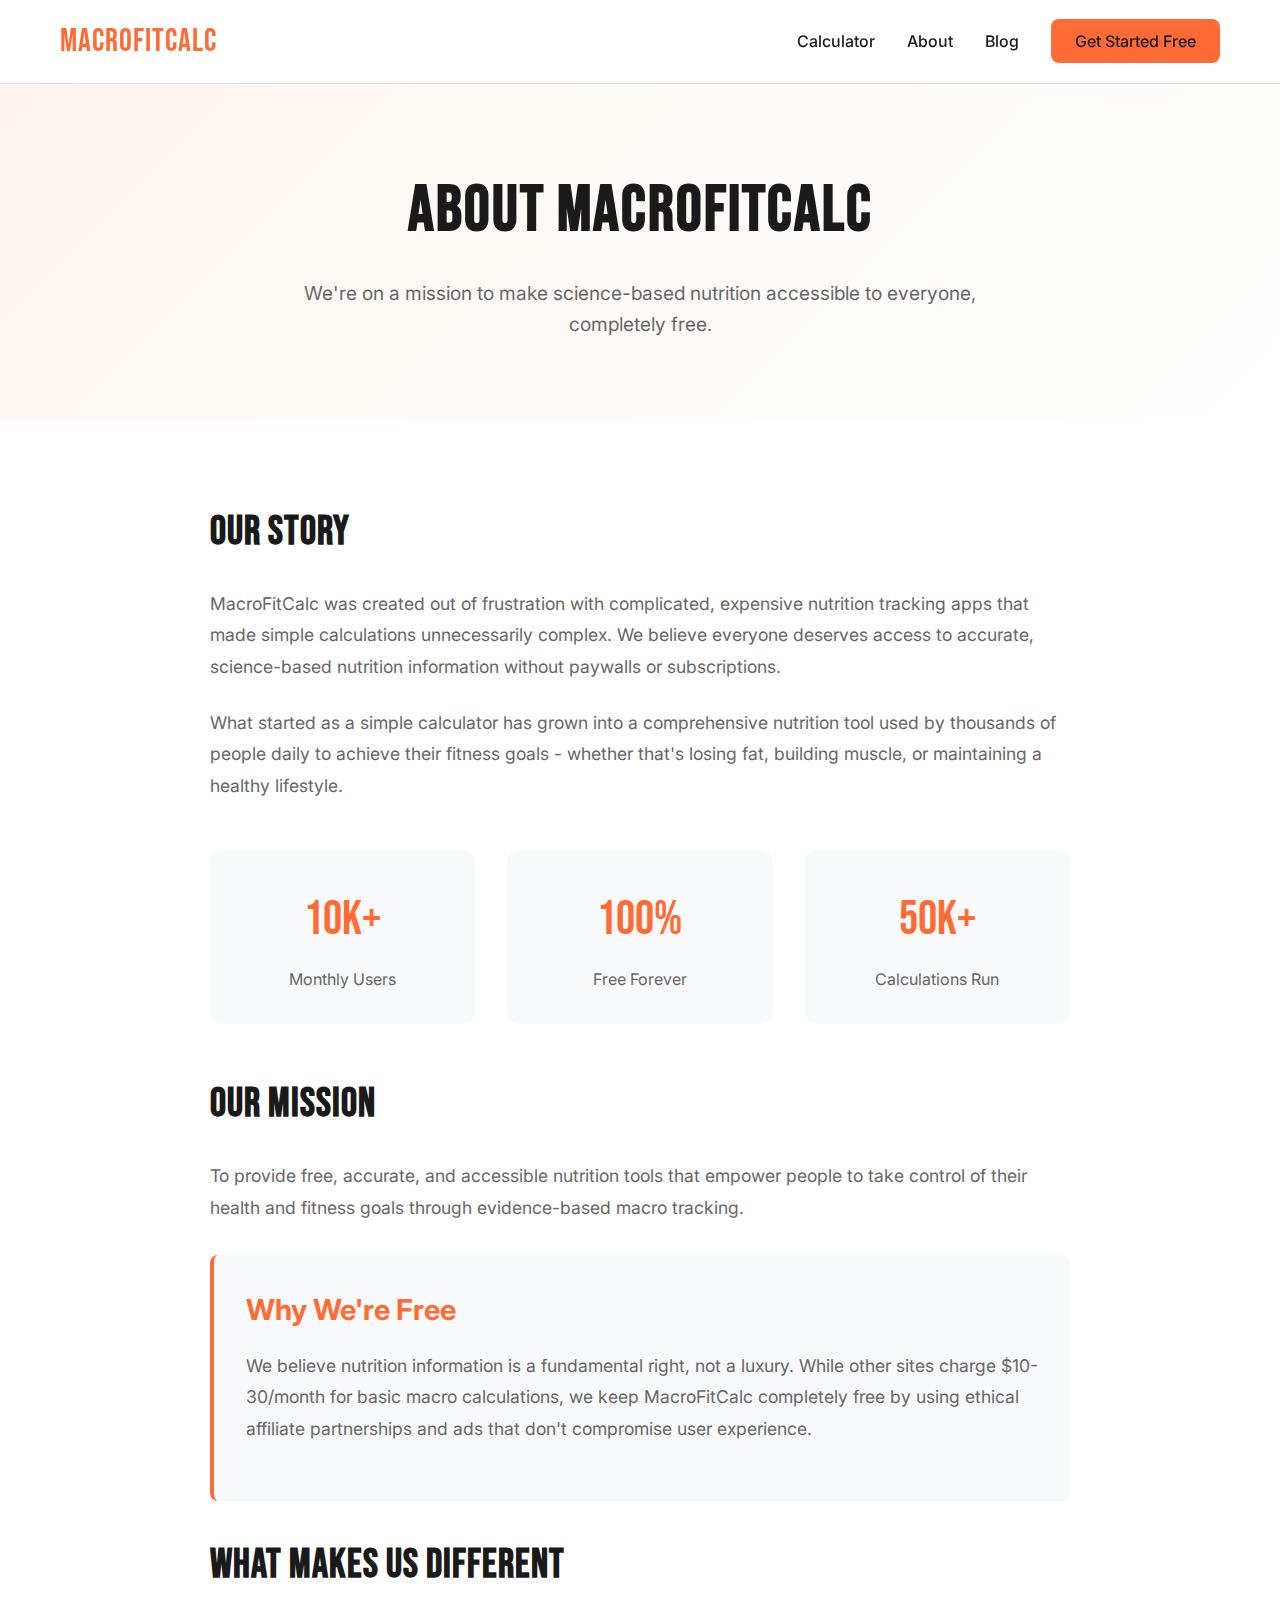
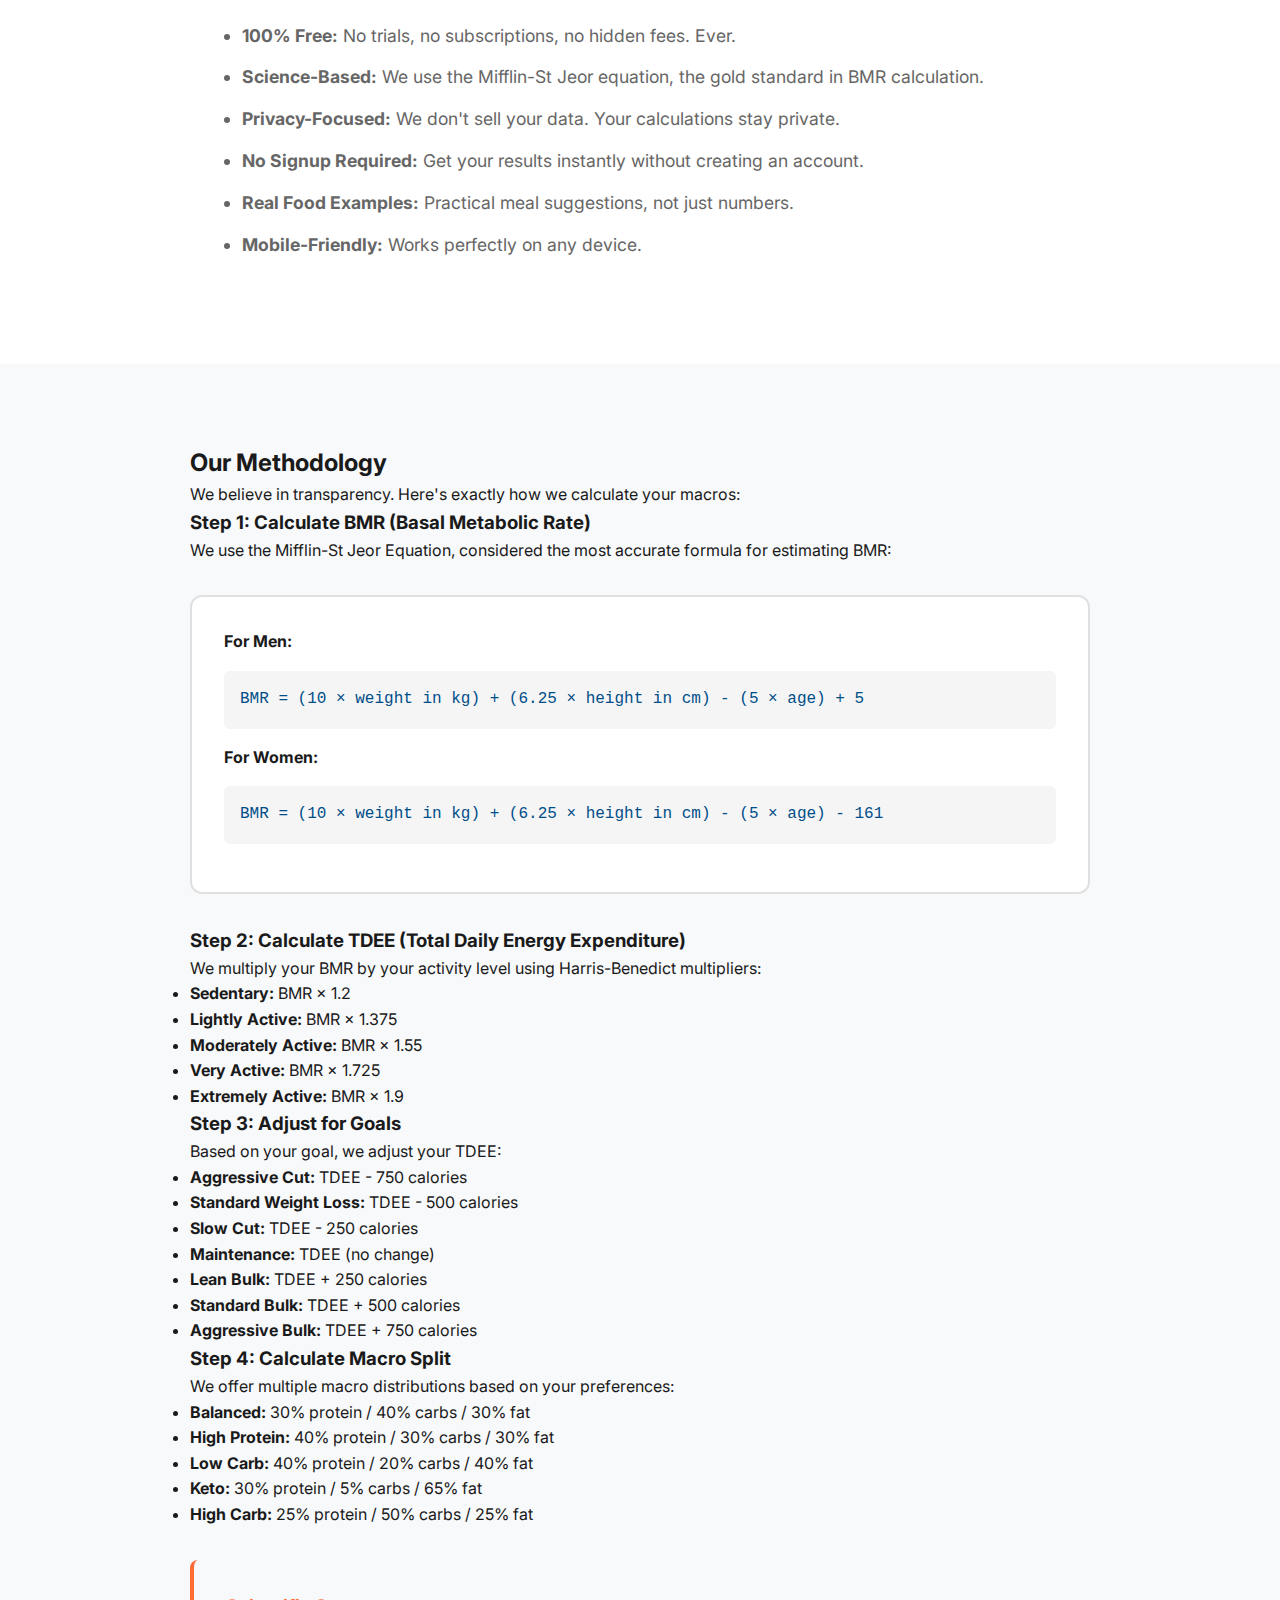
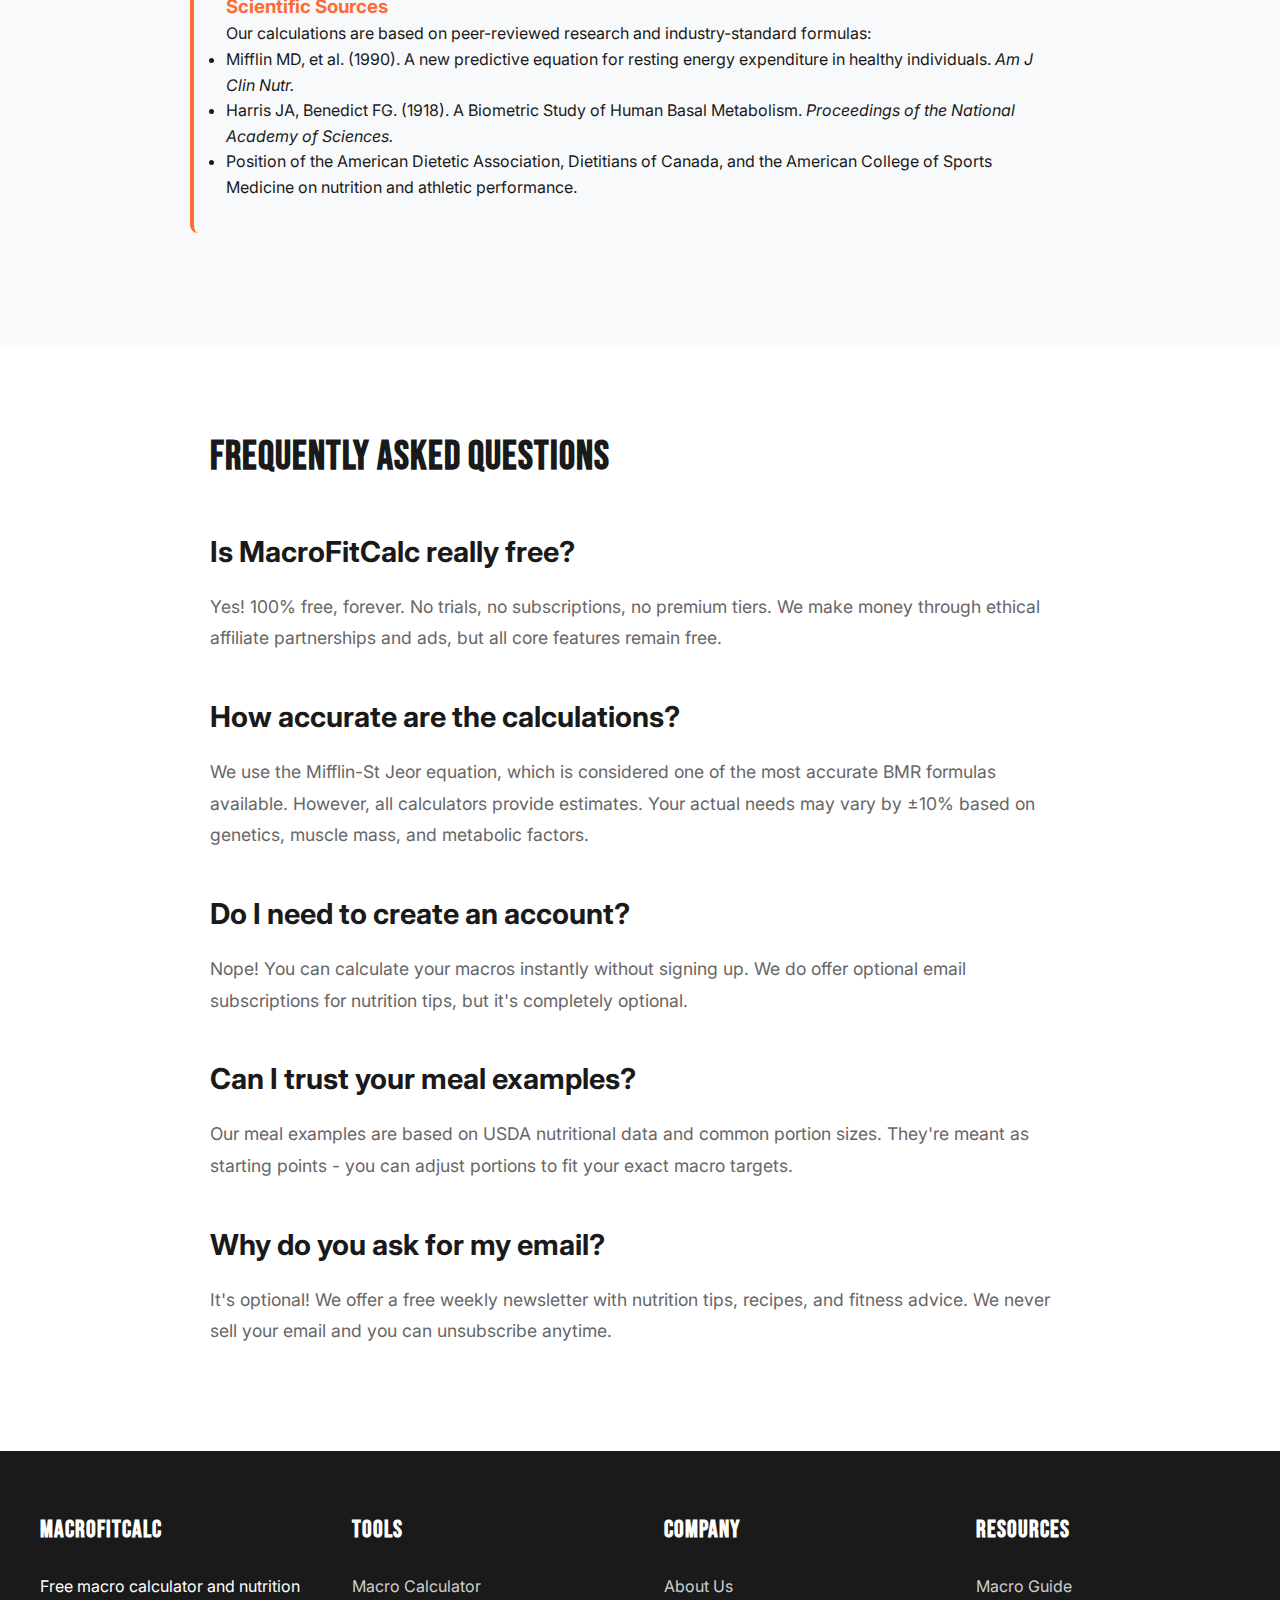
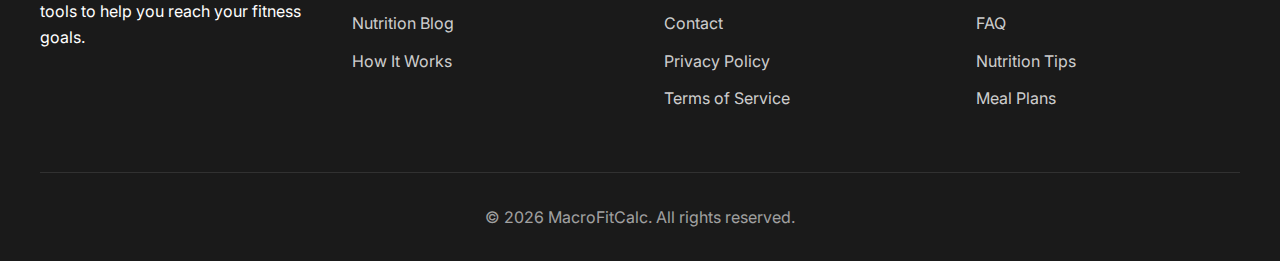
<file: about.html>
<!DOCTYPE html>
<html lang="en">
<head>
<meta charset="UTF-8">
<meta name="viewport" content="width=device-width, initial-scale=1.0">
<meta name="description" content="Learn about MacroFitCalc - our mission, methodology, and the science behind our macro calculator.">
<title>About MacroFitCalc - Free Macro Calculator</title>
<link href="https://fonts.googleapis.com/css2?family=Bebas+Neue&family=Inter:wght@400;500;600;700&display=swap" rel="stylesheet">
<style>
* {
  margin: 0;
  padding: 0;
  box-sizing: border-box;
}

:root {
  --primary: #FF6B35;
  --primary-dark: #E55A2B;
  --secondary: #004E89;
  --accent: #FFD23F;
  --success: #06D6A0;
  --bg: #FFFFFF;
  --bg-alt: #F8F9FA;
  --text: #1A1A1A;
  --text-light: #666666;
  --border: #E0E0E0;
}

body {
  font-family: 'Inter', sans-serif;
  color: var(--text);
  line-height: 1.6;
  background: var(--bg);
}

.header {
  position: fixed;
  top: 0;
  left: 0;
  right: 0;
  background: rgba(255, 255, 255, 0.95);
  backdrop-filter: blur(10px);
  border-bottom: 1px solid var(--border);
  z-index: 1000;
  padding: 1rem 0;
}

.nav-container {
  max-width: 1200px;
  margin: 0 auto;
  padding: 0 20px;
  display: flex;
  justify-content: space-between;
  align-items: center;
}

.logo {
  font-family: 'Bebas Neue', sans-serif;
  font-size: 2rem;
  color: var(--primary);
  text-decoration: none;
  letter-spacing: 1px;
}

.nav-links {
  display: flex;
  gap: 2rem;
  list-style: none;
  align-items: center;
}

.nav-links a {
  color: var(--text);
  text-decoration: none;
  font-weight: 500;
  transition: color 0.3s;
}

.nav-links a:hover {
  color: var(--primary);
}

.cta-btn {
  background: var(--primary);
  color: white;
  padding: 0.75rem 1.5rem;
  border-radius: 8px;
  text-decoration: none;
  font-weight: 600;
  transition: all 0.3s;
}

.cta-btn:hover {
  background: var(--primary-dark);
  transform: translateY(-2px);
}

.hero-small {
  margin-top: 80px;
  padding: 80px 20px;
  background: linear-gradient(135deg, #FFF5F0 0%, #FFFFFF 100%);
  text-align: center;
}

.hero-small h1 {
  font-family: 'Bebas Neue', sans-serif;
  font-size: clamp(2.5rem, 6vw, 4rem);
  color: var(--text);
  margin-bottom: 1rem;
  letter-spacing: 2px;
}

.hero-small p {
  font-size: 1.2rem;
  color: var(--text-light);
  max-width: 700px;
  margin: 0 auto;
}

.content-section {
  padding: 80px 20px;
  max-width: 900px;
  margin: 0 auto;
}

.content-section h2 {
  font-family: 'Bebas Neue', sans-serif;
  font-size: 2.5rem;
  color: var(--text);
  margin-bottom: 1.5rem;
  letter-spacing: 1px;
}

.content-section h3 {
  font-size: 1.8rem;
  color: var(--text);
  margin-top: 2.5rem;
  margin-bottom: 1rem;
}

.content-section p {
  font-size: 1.1rem;
  color: var(--text-light);
  margin-bottom: 1.5rem;
  line-height: 1.8;
}

.content-section ul {
  margin-left: 2rem;
  margin-bottom: 1.5rem;
}

.content-section li {
  font-size: 1.1rem;
  color: var(--text-light);
  margin-bottom: 0.75rem;
  line-height: 1.7;
}

.highlight-box {
  background: var(--bg-alt);
  border-left: 4px solid var(--primary);
  padding: 2rem;
  border-radius: 8px;
  margin: 2rem 0;
}

.highlight-box h3 {
  margin-top: 0;
  color: var(--primary);
}

.stats-grid {
  display: grid;
  grid-template-columns: repeat(auto-fit, minmax(200px, 1fr));
  gap: 2rem;
  margin: 3rem 0;
}

.stat-box {
  text-align: center;
  padding: 2rem;
  background: var(--bg-alt);
  border-radius: 12px;
}

.stat-number {
  font-family: 'Bebas Neue', sans-serif;
  font-size: 3rem;
  color: var(--primary);
  display: block;
  margin-bottom: 0.5rem;
}

.stat-label {
  color: var(--text-light);
  font-size: 1rem;
}

.methodology {
  background: var(--bg-alt);
  padding: 80px 20px;
}

.methodology-content {
  max-width: 900px;
  margin: 0 auto;
}

.formula-box {
  background: white;
  padding: 2rem;
  border-radius: 12px;
  margin: 2rem 0;
  border: 2px solid var(--border);
}

.formula-box code {
  display: block;
  background: #f5f5f5;
  padding: 1rem;
  border-radius: 6px;
  margin: 1rem 0;
  font-family: 'Courier New', monospace;
  color: var(--secondary);
}

.footer {
  background: var(--text);
  color: white;
  padding: 60px 20px 30px;
}

.footer-container {
  max-width: 1200px;
  margin: 0 auto;
  display: grid;
  grid-template-columns: repeat(auto-fit, minmax(250px, 1fr));
  gap: 3rem;
  margin-bottom: 3rem;
}

.footer-section h3 {
  font-family: 'Bebas Neue', sans-serif;
  font-size: 1.5rem;
  margin-bottom: 1.5rem;
  letter-spacing: 1px;
}

.footer-links {
  list-style: none;
}

.footer-links li {
  margin-bottom: 0.75rem;
}

.footer-links a {
  color: rgba(255, 255, 255, 0.8);
  text-decoration: none;
  transition: color 0.3s;
}

.footer-links a:hover {
  color: var(--primary);
}

.footer-bottom {
  max-width: 1200px;
  margin: 0 auto;
  padding-top: 2rem;
  border-top: 1px solid rgba(255, 255, 255, 0.1);
  text-align: center;
  color: rgba(255, 255, 255, 0.6);
}

@media (max-width: 768px) {
  .nav-links {
    display: none;
  }
}
</style>
</head>
<body>

<header class="header">
  <div class="nav-container">
    <a href="index.html" class="logo">MACROFITCALC</a>
    <nav>
      <ul class="nav-links">
        <li><a href="calculator.html">Calculator</a></li>
        <li><a href="about.html">About</a></li>
        <li><a href="blog.html">Blog</a></li>
        <li><a href="calculator.html" class="cta-btn">Get Started Free</a></li>
      </ul>
    </nav>
  </div>
</header>

<section class="hero-small">
  <h1>About MacroFitCalc</h1>
  <p>We're on a mission to make science-based nutrition accessible to everyone, completely free.</p>
</section>

<section class="content-section">
  <h2>Our Story</h2>
  <p>MacroFitCalc was created out of frustration with complicated, expensive nutrition tracking apps that made simple calculations unnecessarily complex. We believe everyone deserves access to accurate, science-based nutrition information without paywalls or subscriptions.</p>
  
  <p>What started as a simple calculator has grown into a comprehensive nutrition tool used by thousands of people daily to achieve their fitness goals - whether that's losing fat, building muscle, or maintaining a healthy lifestyle.</p>

  <div class="stats-grid">
    <div class="stat-box">
      <span class="stat-number">10K+</span>
      <span class="stat-label">Monthly Users</span>
    </div>
    <div class="stat-box">
      <span class="stat-number">100%</span>
      <span class="stat-label">Free Forever</span>
    </div>
    <div class="stat-box">
      <span class="stat-number">50K+</span>
      <span class="stat-label">Calculations Run</span>
    </div>
  </div>

  <h2>Our Mission</h2>
  <p>To provide free, accurate, and accessible nutrition tools that empower people to take control of their health and fitness goals through evidence-based macro tracking.</p>

  <div class="highlight-box">
    <h3>Why We're Free</h3>
    <p>We believe nutrition information is a fundamental right, not a luxury. While other sites charge $10-30/month for basic macro calculations, we keep MacroFitCalc completely free by using ethical affiliate partnerships and ads that don't compromise user experience.</p>
  </div>

  <h2>What Makes Us Different</h2>
  <ul>
    <li><strong>100% Free:</strong> No trials, no subscriptions, no hidden fees. Ever.</li>
    <li><strong>Science-Based:</strong> We use the Mifflin-St Jeor equation, the gold standard in BMR calculation.</li>
    <li><strong>Privacy-Focused:</strong> We don't sell your data. Your calculations stay private.</li>
    <li><strong>No Signup Required:</strong> Get your results instantly without creating an account.</li>
    <li><strong>Real Food Examples:</strong> Practical meal suggestions, not just numbers.</li>
    <li><strong>Mobile-Friendly:</strong> Works perfectly on any device.</li>
  </ul>
</section>

<section class="methodology">
  <div class="methodology-content">
    <h2>Our Methodology</h2>
    <p>We believe in transparency. Here's exactly how we calculate your macros:</p>

    <h3>Step 1: Calculate BMR (Basal Metabolic Rate)</h3>
    <p>We use the Mifflin-St Jeor Equation, considered the most accurate formula for estimating BMR:</p>
    
    <div class="formula-box">
      <strong>For Men:</strong>
      <code>BMR = (10 × weight in kg) + (6.25 × height in cm) - (5 × age) + 5</code>
      
      <strong>For Women:</strong>
      <code>BMR = (10 × weight in kg) + (6.25 × height in cm) - (5 × age) - 161</code>
    </div>

    <h3>Step 2: Calculate TDEE (Total Daily Energy Expenditure)</h3>
    <p>We multiply your BMR by your activity level using Harris-Benedict multipliers:</p>
    <ul>
      <li><strong>Sedentary:</strong> BMR × 1.2</li>
      <li><strong>Lightly Active:</strong> BMR × 1.375</li>
      <li><strong>Moderately Active:</strong> BMR × 1.55</li>
      <li><strong>Very Active:</strong> BMR × 1.725</li>
      <li><strong>Extremely Active:</strong> BMR × 1.9</li>
    </ul>

    <h3>Step 3: Adjust for Goals</h3>
    <p>Based on your goal, we adjust your TDEE:</p>
    <ul>
      <li><strong>Aggressive Cut:</strong> TDEE - 750 calories</li>
      <li><strong>Standard Weight Loss:</strong> TDEE - 500 calories</li>
      <li><strong>Slow Cut:</strong> TDEE - 250 calories</li>
      <li><strong>Maintenance:</strong> TDEE (no change)</li>
      <li><strong>Lean Bulk:</strong> TDEE + 250 calories</li>
      <li><strong>Standard Bulk:</strong> TDEE + 500 calories</li>
      <li><strong>Aggressive Bulk:</strong> TDEE + 750 calories</li>
    </ul>

    <h3>Step 4: Calculate Macro Split</h3>
    <p>We offer multiple macro distributions based on your preferences:</p>
    <ul>
      <li><strong>Balanced:</strong> 30% protein / 40% carbs / 30% fat</li>
      <li><strong>High Protein:</strong> 40% protein / 30% carbs / 30% fat</li>
      <li><strong>Low Carb:</strong> 40% protein / 20% carbs / 40% fat</li>
      <li><strong>Keto:</strong> 30% protein / 5% carbs / 65% fat</li>
      <li><strong>High Carb:</strong> 25% protein / 50% carbs / 25% fat</li>
    </ul>

    <div class="highlight-box">
      <h3>Scientific Sources</h3>
      <p>Our calculations are based on peer-reviewed research and industry-standard formulas:</p>
      <ul>
        <li>Mifflin MD, et al. (1990). A new predictive equation for resting energy expenditure in healthy individuals. <em>Am J Clin Nutr.</em></li>
        <li>Harris JA, Benedict FG. (1918). A Biometric Study of Human Basal Metabolism. <em>Proceedings of the National Academy of Sciences.</em></li>
        <li>Position of the American Dietetic Association, Dietitians of Canada, and the American College of Sports Medicine on nutrition and athletic performance.</li>
      </ul>
    </div>
  </div>
</section>

<section class="content-section">
  <h2>Frequently Asked Questions</h2>
  
  <h3>Is MacroFitCalc really free?</h3>
  <p>Yes! 100% free, forever. No trials, no subscriptions, no premium tiers. We make money through ethical affiliate partnerships and ads, but all core features remain free.</p>

  <h3>How accurate are the calculations?</h3>
  <p>We use the Mifflin-St Jeor equation, which is considered one of the most accurate BMR formulas available. However, all calculators provide estimates. Your actual needs may vary by ±10% based on genetics, muscle mass, and metabolic factors.</p>

  <h3>Do I need to create an account?</h3>
  <p>Nope! You can calculate your macros instantly without signing up. We do offer optional email subscriptions for nutrition tips, but it's completely optional.</p>

  <h3>Can I trust your meal examples?</h3>
  <p>Our meal examples are based on USDA nutritional data and common portion sizes. They're meant as starting points - you can adjust portions to fit your exact macro targets.</p>

  <h3>Why do you ask for my email?</h3>
  <p>It's optional! We offer a free weekly newsletter with nutrition tips, recipes, and fitness advice. We never sell your email and you can unsubscribe anytime.</p>
</section>

<footer class="footer">
  <div class="footer-container">
    <div class="footer-section">
      <h3>MacroFitCalc</h3>
      <p>Free macro calculator and nutrition tools to help you reach your fitness goals.</p>
    </div>
    <div class="footer-section">
      <h3>Tools</h3>
      <ul class="footer-links">
        <li><a href="calculator.html">Macro Calculator</a></li>
        <li><a href="blog.html">Nutrition Blog</a></li>
        <li><a href="about.html">How It Works</a></li>
      </ul>
    </div>
    <div class="footer-section">
      <h3>Company</h3>
      <ul class="footer-links">
        <li><a href="about.html">About Us</a></li>
        <li><a href="#">Contact</a></li>
        <li><a href="#">Privacy Policy</a></li>
        <li><a href="#">Terms of Service</a></li>
      </ul>
    </div>
    <div class="footer-section">
      <h3>Resources</h3>
      <ul class="footer-links">
        <li><a href="#">Macro Guide</a></li>
        <li><a href="#">FAQ</a></li>
        <li><a href="#">Nutrition Tips</a></li>
        <li><a href="#">Meal Plans</a></li>
      </ul>
    </div>
  </div>
  <div class="footer-bottom">
    <p>&copy; 2026 MacroFitCalc. All rights reserved.</p>
  </div>
</footer>

</body>
</html>
</file>
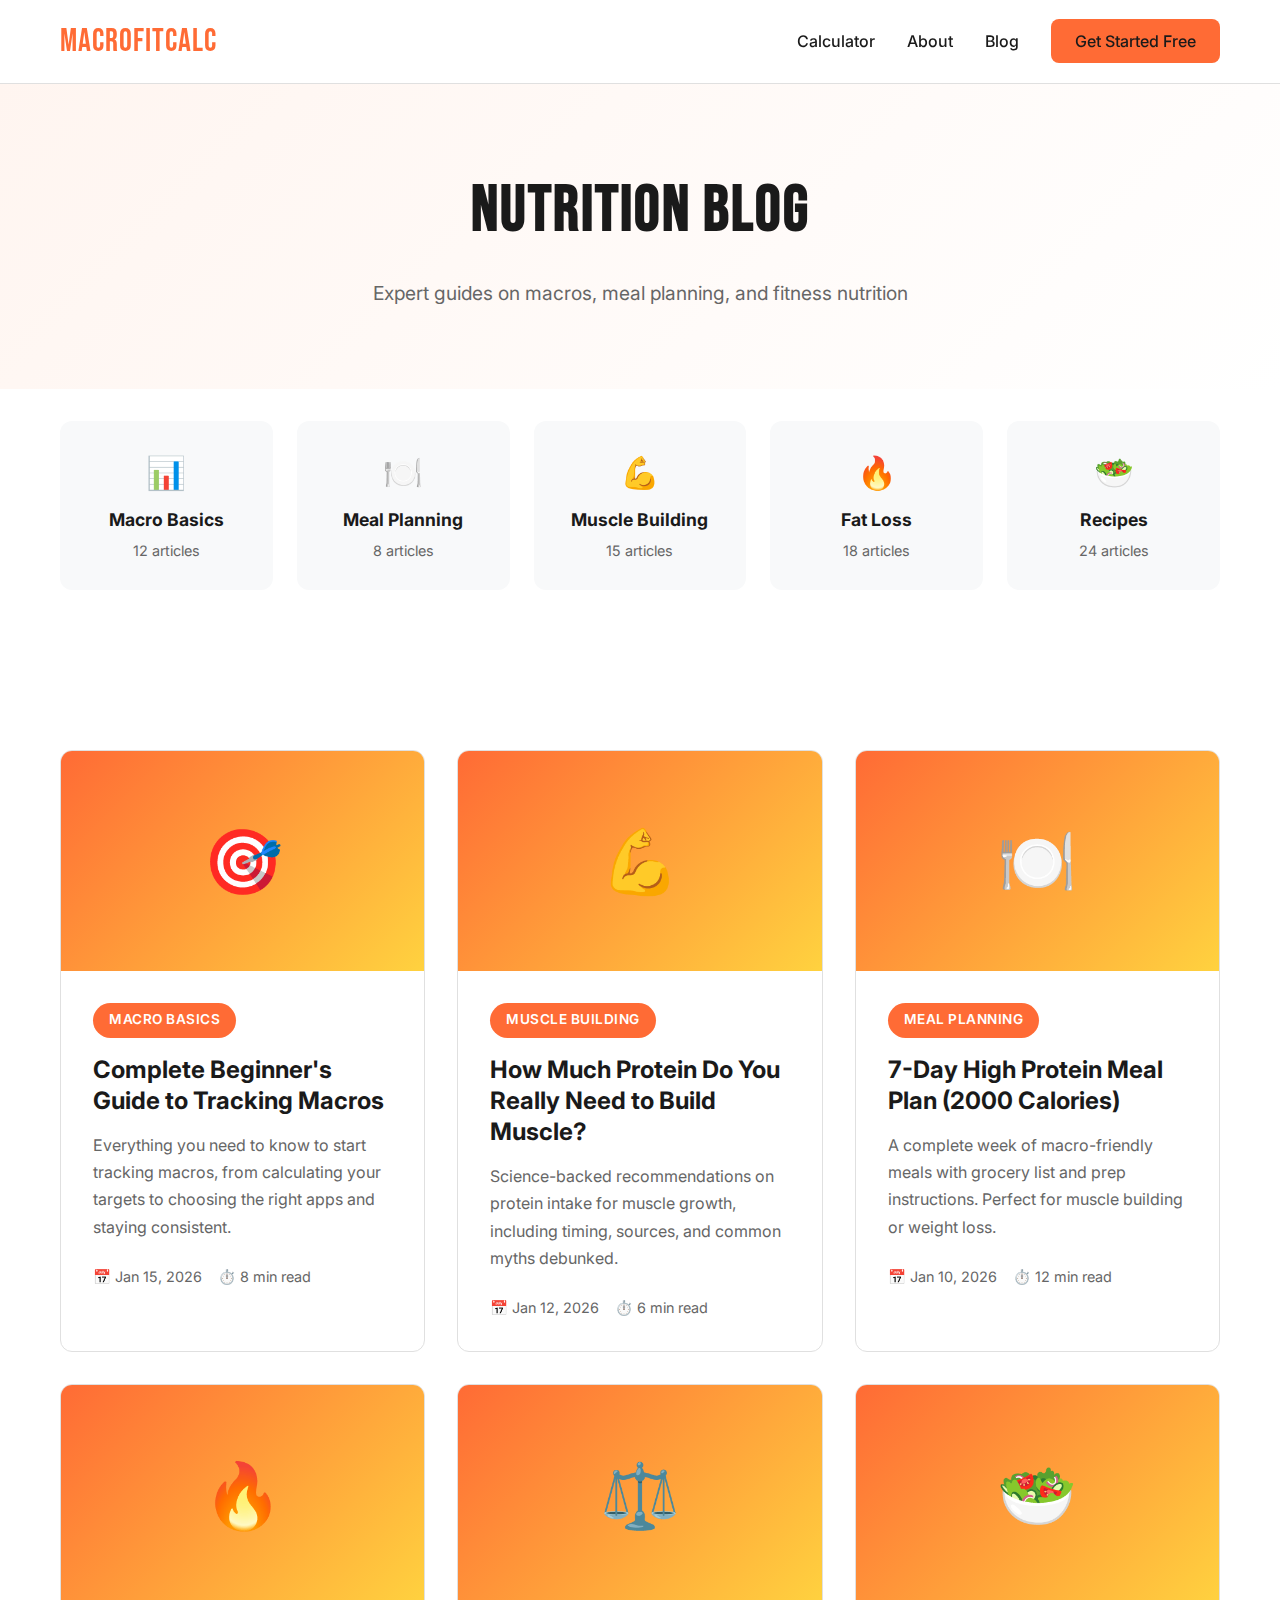
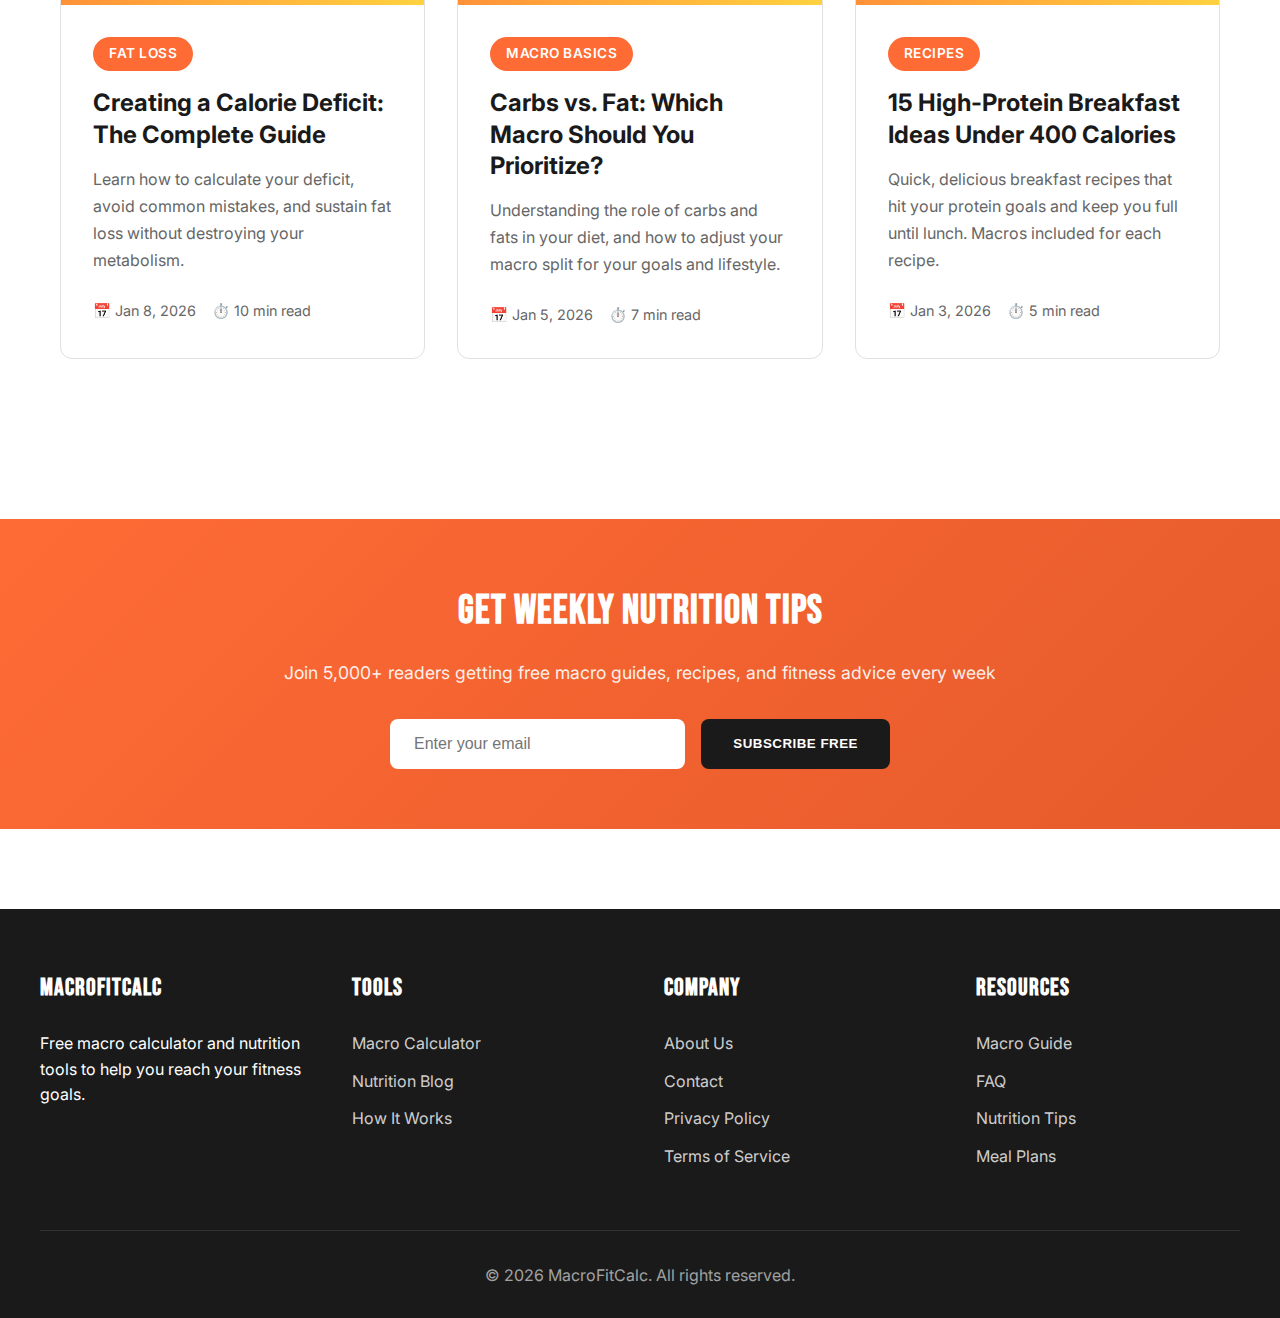
<file: blog.html>
<!DOCTYPE html>
<html lang="en">
<head>
<meta charset="UTF-8">
<meta name="viewport" content="width=device-width, initial-scale=1.0">
<meta name="description" content="Free nutrition guides, macro tips, and fitness advice. Learn how to track macros, meal prep, and reach your goals.">
<title>Nutrition Blog - MacroFitCalc</title>
<link href="https://fonts.googleapis.com/css2?family=Bebas+Neue&family=Inter:wght@400;500;600;700&display=swap" rel="stylesheet">
<style>
* {
  margin: 0;
  padding: 0;
  box-sizing: border-box;
}

:root {
  --primary: #FF6B35;
  --primary-dark: #E55A2B;
  --secondary: #004E89;
  --accent: #FFD23F;
  --success: #06D6A0;
  --bg: #FFFFFF;
  --bg-alt: #F8F9FA;
  --text: #1A1A1A;
  --text-light: #666666;
  --border: #E0E0E0;
}

body {
  font-family: 'Inter', sans-serif;
  color: var(--text);
  line-height: 1.6;
  background: var(--bg);
}

.header {
  position: fixed;
  top: 0;
  left: 0;
  right: 0;
  background: rgba(255, 255, 255, 0.95);
  backdrop-filter: blur(10px);
  border-bottom: 1px solid var(--border);
  z-index: 1000;
  padding: 1rem 0;
}

.nav-container {
  max-width: 1200px;
  margin: 0 auto;
  padding: 0 20px;
  display: flex;
  justify-content: space-between;
  align-items: center;
}

.logo {
  font-family: 'Bebas Neue', sans-serif;
  font-size: 2rem;
  color: var(--primary);
  text-decoration: none;
  letter-spacing: 1px;
}

.nav-links {
  display: flex;
  gap: 2rem;
  list-style: none;
  align-items: center;
}

.nav-links a {
  color: var(--text);
  text-decoration: none;
  font-weight: 500;
  transition: color 0.3s;
}

.nav-links a:hover {
  color: var(--primary);
}

.cta-btn {
  background: var(--primary);
  color: white;
  padding: 0.75rem 1.5rem;
  border-radius: 8px;
  text-decoration: none;
  font-weight: 600;
  transition: all 0.3s;
}

.cta-btn:hover {
  background: var(--primary-dark);
  transform: translateY(-2px);
}

.hero-small {
  margin-top: 80px;
  padding: 80px 20px;
  background: linear-gradient(135deg, #FFF5F0 0%, #FFFFFF 100%);
  text-align: center;
}

.hero-small h1 {
  font-family: 'Bebas Neue', sans-serif;
  font-size: clamp(2.5rem, 6vw, 4rem);
  color: var(--text);
  margin-bottom: 1rem;
  letter-spacing: 2px;
}

.hero-small p {
  font-size: 1.2rem;
  color: var(--text-light);
  max-width: 700px;
  margin: 0 auto;
}

.blog-container {
  max-width: 1200px;
  margin: 0 auto;
  padding: 80px 20px;
}

.blog-grid {
  display: grid;
  grid-template-columns: repeat(auto-fill, minmax(350px, 1fr));
  gap: 2rem;
}

.blog-card {
  background: white;
  border-radius: 12px;
  overflow: hidden;
  border: 1px solid var(--border);
  transition: all 0.3s;
  text-decoration: none;
  color: inherit;
  display: block;
}

.blog-card:hover {
  transform: translateY(-5px);
  box-shadow: 0 8px 24px rgba(0, 0, 0, 0.1);
  border-color: var(--primary);
}

.blog-image {
  width: 100%;
  height: 220px;
  background: var(--bg-alt);
  display: flex;
  align-items: center;
  justify-content: center;
  font-size: 4rem;
  background: linear-gradient(135deg, var(--primary), var(--accent));
}

.blog-content {
  padding: 2rem;
}

.blog-category {
  display: inline-block;
  background: var(--primary);
  color: white;
  padding: 0.4rem 1rem;
  border-radius: 20px;
  font-size: 0.85rem;
  font-weight: 600;
  margin-bottom: 1rem;
  text-transform: uppercase;
  letter-spacing: 0.5px;
}

.blog-card h3 {
  font-size: 1.5rem;
  margin-bottom: 1rem;
  color: var(--text);
  line-height: 1.3;
}

.blog-excerpt {
  color: var(--text-light);
  margin-bottom: 1.5rem;
  line-height: 1.7;
}

.blog-meta {
  display: flex;
  align-items: center;
  gap: 1rem;
  color: var(--text-light);
  font-size: 0.9rem;
}

.read-time {
  display: flex;
  align-items: center;
  gap: 0.5rem;
}

.categories-section {
  max-width: 1200px;
  margin: 0 auto 80px;
  padding: 0 20px;
}

.categories-grid {
  display: grid;
  grid-template-columns: repeat(auto-fit, minmax(200px, 1fr));
  gap: 1.5rem;
  margin-top: 2rem;
}

.category-chip {
  background: var(--bg-alt);
  padding: 1.5rem;
  border-radius: 12px;
  text-align: center;
  cursor: pointer;
  transition: all 0.3s;
  border: 2px solid transparent;
  text-decoration: none;
  color: var(--text);
  display: block;
}

.category-chip:hover {
  background: white;
  border-color: var(--primary);
  transform: translateY(-3px);
}

.category-chip span {
  font-size: 2rem;
  display: block;
  margin-bottom: 0.5rem;
}

.category-chip strong {
  display: block;
  font-size: 1.1rem;
  margin-bottom: 0.25rem;
}

.category-chip small {
  color: var(--text-light);
  font-size: 0.9rem;
}

.newsletter-cta {
  background: linear-gradient(135deg, var(--primary), var(--primary-dark));
  color: white;
  padding: 60px 20px;
  text-align: center;
  margin: 80px 0;
}

.newsletter-cta h2 {
  font-family: 'Bebas Neue', sans-serif;
  font-size: 2.5rem;
  margin-bottom: 1rem;
  letter-spacing: 1px;
}

.newsletter-cta p {
  font-size: 1.1rem;
  margin-bottom: 2rem;
  opacity: 0.9;
}

.email-form {
  max-width: 500px;
  margin: 0 auto;
  display: flex;
  gap: 1rem;
  flex-wrap: wrap;
  justify-content: center;
}

.email-input {
  flex: 1;
  min-width: 250px;
  padding: 1rem 1.5rem;
  border-radius: 8px;
  border: none;
  font-size: 1rem;
}

.email-submit {
  background: var(--text);
  color: white;
  padding: 1rem 2rem;
  border-radius: 8px;
  border: none;
  font-weight: 700;
  cursor: pointer;
  transition: all 0.3s;
  text-transform: uppercase;
  letter-spacing: 0.5px;
}

.email-submit:hover {
  background: #333;
  transform: translateY(-2px);
}

.footer {
  background: var(--text);
  color: white;
  padding: 60px 20px 30px;
}

.footer-container {
  max-width: 1200px;
  margin: 0 auto;
  display: grid;
  grid-template-columns: repeat(auto-fit, minmax(250px, 1fr));
  gap: 3rem;
  margin-bottom: 3rem;
}

.footer-section h3 {
  font-family: 'Bebas Neue', sans-serif;
  font-size: 1.5rem;
  margin-bottom: 1.5rem;
  letter-spacing: 1px;
}

.footer-links {
  list-style: none;
}

.footer-links li {
  margin-bottom: 0.75rem;
}

.footer-links a {
  color: rgba(255, 255, 255, 0.8);
  text-decoration: none;
  transition: color 0.3s;
}

.footer-links a:hover {
  color: var(--primary);
}

.footer-bottom {
  max-width: 1200px;
  margin: 0 auto;
  padding-top: 2rem;
  border-top: 1px solid rgba(255, 255, 255, 0.1);
  text-align: center;
  color: rgba(255, 255, 255, 0.6);
}

@media (max-width: 768px) {
  .nav-links {
    display: none;
  }
  
  .blog-grid {
    grid-template-columns: 1fr;
  }
}
</style>
</head>
<body>

<header class="header">
  <div class="nav-container">
    <a href="index.html" class="logo">MACROFITCALC</a>
    <nav>
      <ul class="nav-links">
        <li><a href="calculator.html">Calculator</a></li>
        <li><a href="about.html">About</a></li>
        <li><a href="blog.html">Blog</a></li>
        <li><a href="calculator.html" class="cta-btn">Get Started Free</a></li>
      </ul>
    </nav>
  </div>
</header>

<section class="hero-small">
  <h1>Nutrition Blog</h1>
  <p>Expert guides on macros, meal planning, and fitness nutrition</p>
</section>

<section class="categories-section">
  <div class="categories-grid">
    <a href="#" class="category-chip">
      <span>📊</span>
      <strong>Macro Basics</strong>
      <small>12 articles</small>
    </a>
    <a href="#" class="category-chip">
      <span>🍽️</span>
      <strong>Meal Planning</strong>
      <small>8 articles</small>
    </a>
    <a href="#" class="category-chip">
      <span>💪</span>
      <strong>Muscle Building</strong>
      <small>15 articles</small>
    </a>
    <a href="#" class="category-chip">
      <span>🔥</span>
      <strong>Fat Loss</strong>
      <small>18 articles</small>
    </a>
    <a href="#" class="category-chip">
      <span>🥗</span>
      <strong>Recipes</strong>
      <small>24 articles</small>
    </a>
  </div>
</section>

<div class="blog-container">
  <div class="blog-grid">
    
    <a href="#" class="blog-card">
      <div class="blog-image">🎯</div>
      <div class="blog-content">
        <span class="blog-category">Macro Basics</span>
        <h3>Complete Beginner's Guide to Tracking Macros</h3>
        <p class="blog-excerpt">Everything you need to know to start tracking macros, from calculating your targets to choosing the right apps and staying consistent.</p>
        <div class="blog-meta">
          <span>📅 Jan 15, 2026</span>
          <span class="read-time">⏱️ 8 min read</span>
        </div>
      </div>
    </a>

    <a href="#" class="blog-card">
      <div class="blog-image">💪</div>
      <div class="blog-content">
        <span class="blog-category">Muscle Building</span>
        <h3>How Much Protein Do You Really Need to Build Muscle?</h3>
        <p class="blog-excerpt">Science-backed recommendations on protein intake for muscle growth, including timing, sources, and common myths debunked.</p>
        <div class="blog-meta">
          <span>📅 Jan 12, 2026</span>
          <span class="read-time">⏱️ 6 min read</span>
        </div>
      </div>
    </a>

    <a href="#" class="blog-card">
      <div class="blog-image">🍽️</div>
      <div class="blog-content">
        <span class="blog-category">Meal Planning</span>
        <h3>7-Day High Protein Meal Plan (2000 Calories)</h3>
        <p class="blog-excerpt">A complete week of macro-friendly meals with grocery list and prep instructions. Perfect for muscle building or weight loss.</p>
        <div class="blog-meta">
          <span>📅 Jan 10, 2026</span>
          <span class="read-time">⏱️ 12 min read</span>
        </div>
      </div>
    </a>

    <a href="#" class="blog-card">
      <div class="blog-image">🔥</div>
      <div class="blog-content">
        <span class="blog-category">Fat Loss</span>
        <h3>Creating a Calorie Deficit: The Complete Guide</h3>
        <p class="blog-excerpt">Learn how to calculate your deficit, avoid common mistakes, and sustain fat loss without destroying your metabolism.</p>
        <div class="blog-meta">
          <span>📅 Jan 8, 2026</span>
          <span class="read-time">⏱️ 10 min read</span>
        </div>
      </div>
    </a>

    <a href="#" class="blog-card">
      <div class="blog-image">⚖️</div>
      <div class="blog-content">
        <span class="blog-category">Macro Basics</span>
        <h3>Carbs vs. Fat: Which Macro Should You Prioritize?</h3>
        <p class="blog-excerpt">Understanding the role of carbs and fats in your diet, and how to adjust your macro split for your goals and lifestyle.</p>
        <div class="blog-meta">
          <span>📅 Jan 5, 2026</span>
          <span class="read-time">⏱️ 7 min read</span>
        </div>
      </div>
    </a>

    <a href="#" class="blog-card">
      <div class="blog-image">🥗</div>
      <div class="blog-content">
        <span class="blog-category">Recipes</span>
        <h3>15 High-Protein Breakfast Ideas Under 400 Calories</h3>
        <p class="blog-excerpt">Quick, delicious breakfast recipes that hit your protein goals and keep you full until lunch. Macros included for each recipe.</p>
        <div class="blog-meta">
          <span>📅 Jan 3, 2026</span>
          <span class="read-time">⏱️ 5 min read</span>
        </div>
      </div>
    </a>

  </div>
</div>

<section class="newsletter-cta">
  <h2>Get Weekly Nutrition Tips</h2>
  <p>Join 5,000+ readers getting free macro guides, recipes, and fitness advice every week</p>
  <form class="email-form">
    <input type="email" class="email-input" placeholder="Enter your email" required>
    <button type="submit" class="email-submit">Subscribe Free</button>
  </form>
</section>

<footer class="footer">
  <div class="footer-container">
    <div class="footer-section">
      <h3>MacroFitCalc</h3>
      <p>Free macro calculator and nutrition tools to help you reach your fitness goals.</p>
    </div>
    <div class="footer-section">
      <h3>Tools</h3>
      <ul class="footer-links">
        <li><a href="calculator.html">Macro Calculator</a></li>
        <li><a href="blog.html">Nutrition Blog</a></li>
        <li><a href="about.html">How It Works</a></li>
      </ul>
    </div>
    <div class="footer-section">
      <h3>Company</h3>
      <ul class="footer-links">
        <li><a href="about.html">About Us</a></li>
        <li><a href="mailto:hello@macrofitcalc.com">Contact</a></li>
        <li><a href="privacy.html">Privacy Policy</a></li>
        <li><a href="terms.html">Terms of Service</a></li>
      </ul>
    </div>
    <div class="footer-section">
      <h3>Resources</h3>
      <ul class="footer-links">
        <li><a href="about.html#methodology">Macro Guide</a></li>
        <li><a href="index.html#faq">FAQ</a></li>
        <li><a href="blog.html">Nutrition Tips</a></li>
        <li><a href="calculator.html">Meal Plans</a></li>
      </ul>
    </div>
  </div>
  <div class="footer-bottom">
    <p>&copy; 2026 MacroFitCalc. All rights reserved.</p>
  </div>
</footer>

</body>
</html>
</file>
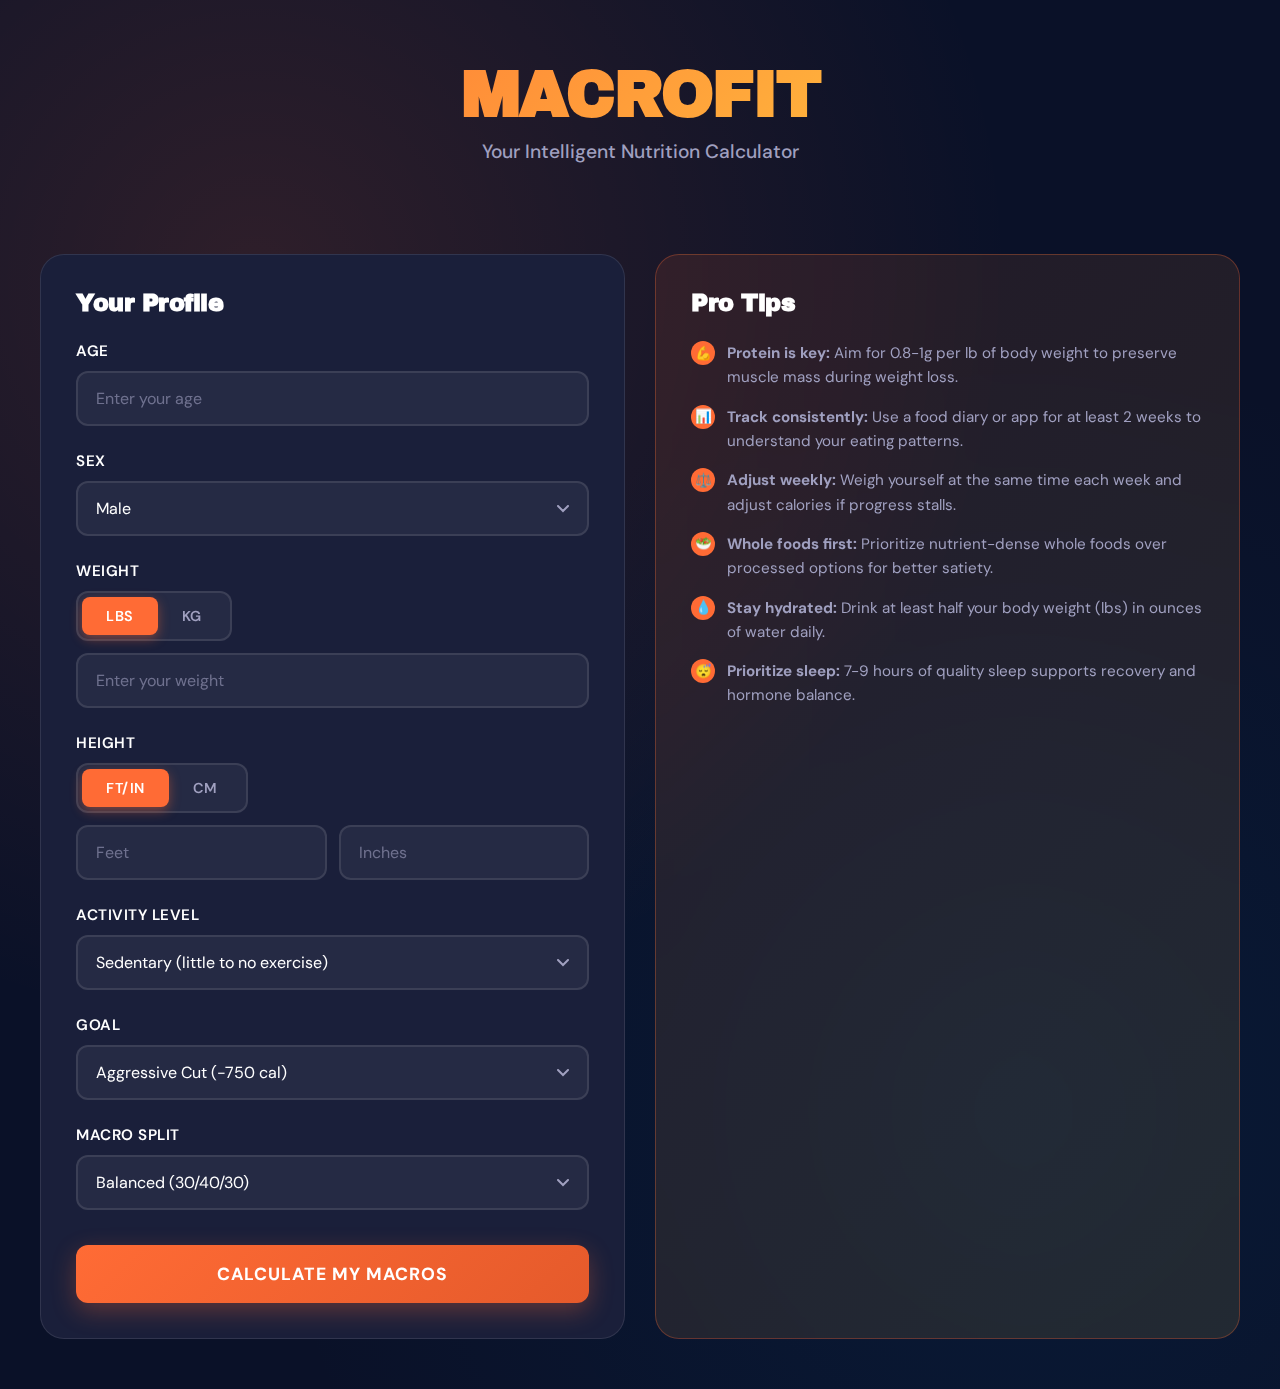
<file: calculator.html>
<!DOCTYPE html>
<html lang="en">
<head>
<meta charset="UTF-8">
<meta name="viewport" content="width=device-width, initial-scale=1.0">
<title>MacroFit - Smart Nutrition Calculator</title>
<link href="https://fonts.googleapis.com/css2?family=Archivo+Black&family=DM+Sans:wght@400;500;700&display=swap" rel="stylesheet">
<style>
:root {
  --primary: #FF6B35;
  --primary-dark: #E55A2B;
  --secondary: #004E89;
  --accent: #FFD23F;
  --success: #06D6A0;
  --bg-dark: #0A1128;
  --bg-card: #1A1F3A;
  --text-primary: #FFFFFF;
  --text-secondary: #A0A0C0;
  --border: rgba(255, 255, 255, 0.1);
}

* {
  margin: 0;
  padding: 0;
  box-sizing: border-box;
}

body {
  font-family: 'DM Sans', sans-serif;
  background: var(--bg-dark);
  color: var(--text-primary);
  min-height: 100vh;
  background-image: 
    radial-gradient(circle at 20% 20%, rgba(255, 107, 53, 0.15) 0%, transparent 50%),
    radial-gradient(circle at 80% 80%, rgba(0, 78, 137, 0.15) 0%, transparent 50%);
  padding: 20px;
  overflow-x: hidden;
}

.container {
  max-width: 1200px;
  margin: 0 auto;
  animation: fadeIn 0.6s ease-out;
}

@keyframes fadeIn {
  from { opacity: 0; transform: translateY(20px); }
  to { opacity: 1; transform: translateY(0); }
}

header {
  text-align: center;
  margin-bottom: 50px;
  padding: 40px 20px;
}

.logo {
  font-family: 'Archivo Black', sans-serif;
  font-size: clamp(2.5rem, 8vw, 4rem);
  background: linear-gradient(135deg, var(--primary), var(--accent));
  -webkit-background-clip: text;
  -webkit-text-fill-color: transparent;
  background-clip: text;
  margin-bottom: 10px;
  letter-spacing: -2px;
  text-transform: uppercase;
}

.tagline {
  color: var(--text-secondary);
  font-size: clamp(1rem, 3vw, 1.2rem);
  font-weight: 500;
}

.grid {
  display: grid;
  grid-template-columns: 1fr;
  gap: 30px;
}

@media (min-width: 900px) {
  .grid {
    grid-template-columns: 1fr 1fr;
  }
}

.card {
  background: var(--bg-card);
  border-radius: 24px;
  padding: 35px;
  border: 1px solid var(--border);
  backdrop-filter: blur(10px);
  transition: all 0.3s ease;
  position: relative;
  overflow: hidden;
}

.card::before {
  content: '';
  position: absolute;
  top: 0;
  left: 0;
  right: 0;
  height: 4px;
  background: linear-gradient(90deg, var(--primary), var(--accent), var(--secondary));
  opacity: 0;
  transition: opacity 0.3s ease;
}

.card:hover::before {
  opacity: 1;
}

.card:hover {
  border-color: rgba(255, 107, 53, 0.3);
  transform: translateY(-2px);
}

.card-title {
  font-family: 'Archivo Black', sans-serif;
  font-size: 1.5rem;
  margin-bottom: 25px;
  color: var(--text-primary);
  letter-spacing: -0.5px;
}

.form-section {
  margin-bottom: 25px;
}

.form-label {
  display: block;
  margin-bottom: 10px;
  font-weight: 600;
  color: var(--text-primary);
  font-size: 0.95rem;
  text-transform: uppercase;
  letter-spacing: 0.5px;
}

.input-wrapper {
  position: relative;
}

input[type="number"],
select {
  width: 100%;
  padding: 15px 18px;
  background: rgba(255, 255, 255, 0.05);
  border: 2px solid var(--border);
  border-radius: 12px;
  color: var(--text-primary);
  font-size: 1rem;
  font-family: 'DM Sans', sans-serif;
  transition: all 0.3s ease;
  appearance: none;
}

input[type="number"]:focus,
select:focus {
  outline: none;
  border-color: var(--primary);
  background: rgba(255, 107, 53, 0.1);
}

input[type="number"]::placeholder {
  color: var(--text-secondary);
  opacity: 0.6;
}

select {
  cursor: pointer;
  background-image: url("data:image/svg+xml,%3Csvg width='12' height='8' viewBox='0 0 12 8' fill='none' xmlns='http://www.w3.org/2000/svg'%3E%3Cpath d='M1 1L6 6L11 1' stroke='%23A0A0C0' stroke-width='2' stroke-linecap='round'/%3E%3C/svg%3E");
  background-repeat: no-repeat;
  background-position: right 18px center;
  padding-right: 45px;
}

select option {
  background: white;
  color: #1A1A1A;
  padding: 10px;
}

.unit-toggle {
  display: inline-flex;
  background: rgba(255, 255, 255, 0.05);
  border-radius: 12px;
  padding: 4px;
  margin-bottom: 12px;
  border: 2px solid var(--border);
}

.unit-btn {
  padding: 10px 24px;
  border: none;
  background: transparent;
  color: var(--text-secondary);
  cursor: pointer;
  border-radius: 8px;
  font-size: 0.9rem;
  font-weight: 600;
  transition: all 0.3s ease;
  font-family: 'DM Sans', sans-serif;
  text-transform: uppercase;
  letter-spacing: 0.5px;
}

.unit-btn.active {
  background: var(--primary);
  color: white;
  box-shadow: 0 4px 12px rgba(255, 107, 53, 0.4);
}

.height-inputs {
  display: grid;
  grid-template-columns: 1fr 1fr;
  gap: 12px;
}

.hidden {
  display: none !important;
}

.calculate-btn {
  width: 100%;
  padding: 18px;
  background: linear-gradient(135deg, var(--primary), var(--primary-dark));
  color: white;
  border: none;
  border-radius: 12px;
  font-size: 1.1rem;
  font-weight: 700;
  cursor: pointer;
  font-family: 'DM Sans', sans-serif;
  text-transform: uppercase;
  letter-spacing: 1px;
  transition: all 0.3s ease;
  box-shadow: 0 8px 24px rgba(255, 107, 53, 0.3);
  margin-top: 10px;
}

.calculate-btn:hover {
  transform: translateY(-2px);
  box-shadow: 0 12px 32px rgba(255, 107, 53, 0.4);
}

.calculate-btn:active {
  transform: translateY(0);
}

.error-message {
  color: var(--primary);
  font-size: 0.85rem;
  margin-top: 8px;
  display: none;
  font-weight: 500;
}

.error-message.show {
  display: block;
  animation: shake 0.3s ease;
}

@keyframes shake {
  0%, 100% { transform: translateX(0); }
  25% { transform: translateX(-5px); }
  75% { transform: translateX(5px); }
}

/* Results Section */
.results-card {
  animation: slideUp 0.5s ease-out;
}

@keyframes slideUp {
  from {
    opacity: 0;
    transform: translateY(30px);
  }
  to {
    opacity: 1;
    transform: translateY(0);
  }
}

.stats-grid {
  display: grid;
  grid-template-columns: repeat(auto-fit, minmax(150px, 1fr));
  gap: 20px;
  margin-bottom: 30px;
}

.stat-box {
  background: rgba(255, 255, 255, 0.05);
  padding: 20px;
  border-radius: 16px;
  border: 1px solid var(--border);
  text-align: center;
  transition: all 0.3s ease;
}

.stat-box:hover {
  background: rgba(255, 255, 255, 0.08);
  transform: translateY(-3px);
}

.stat-label {
  font-size: 0.85rem;
  color: var(--text-secondary);
  text-transform: uppercase;
  letter-spacing: 0.5px;
  margin-bottom: 8px;
  font-weight: 600;
}

.stat-value {
  font-size: 2rem;
  font-weight: 700;
  color: var(--primary);
  font-family: 'Archivo Black', sans-serif;
}

.stat-unit {
  font-size: 0.9rem;
  color: var(--text-secondary);
  font-weight: 500;
}

/* Macro Breakdown */
.macro-section {
  margin-top: 35px;
  padding-top: 30px;
  border-top: 2px solid var(--border);
}

.macro-title {
  font-size: 1.3rem;
  font-weight: 700;
  margin-bottom: 25px;
  color: var(--text-primary);
}

.macro-summary {
  background: rgba(255, 255, 255, 0.05);
  border: 2px solid var(--primary);
  border-radius: 16px;
  padding: 20px;
  margin-bottom: 30px;
}

.macro-summary-line {
  display: flex;
  justify-content: space-between;
  align-items: center;
  margin-bottom: 12px;
  font-size: 1.05rem;
}

.macro-summary-line:last-child {
  margin-bottom: 0;
}

.macro-summary-label {
  font-weight: 700;
  color: var(--text-primary);
}

.macro-summary-values {
  color: var(--text-secondary);
}

.macro-summary-values strong {
  color: var(--primary);
  font-size: 1.15rem;
}

.macro-item {
  margin-bottom: 25px;
  animation: fadeInMacro 0.5s ease-out backwards;
}

.macro-item:nth-child(2) { animation-delay: 0.1s; }
.macro-item:nth-child(3) { animation-delay: 0.2s; }
.macro-item:nth-child(4) { animation-delay: 0.3s; }

@keyframes fadeInMacro {
  from {
    opacity: 0;
    transform: translateX(-20px);
  }
  to {
    opacity: 1;
    transform: translateX(0);
  }
}

.macro-header {
  display: flex;
  justify-content: space-between;
  align-items: center;
  margin-bottom: 12px;
}

.macro-name {
  font-weight: 700;
  font-size: 1.1rem;
  display: flex;
  align-items: center;
  gap: 10px;
}

.macro-icon {
  width: 10px;
  height: 10px;
  border-radius: 50%;
}

.protein-icon { background: #FF6B9D; }
.carbs-icon { background: #FFD23F; }
.fat-icon { background: #06D6A0; }

.macro-amount {
  font-size: 1.3rem;
  font-weight: 700;
  color: var(--primary);
}

.macro-calories {
  font-size: 0.9rem;
  color: var(--text-secondary);
  margin-left: 8px;
}

.macro-bar-bg {
  height: 12px;
  background: rgba(255, 255, 255, 0.05);
  border-radius: 10px;
  overflow: hidden;
  position: relative;
}

.macro-bar {
  height: 100%;
  border-radius: 10px;
  transition: width 1s ease-out;
  position: relative;
  overflow: hidden;
}

.macro-bar::after {
  content: '';
  position: absolute;
  top: 0;
  left: 0;
  right: 0;
  bottom: 0;
  background: linear-gradient(90deg, transparent, rgba(255, 255, 255, 0.3), transparent);
  animation: shimmer 2s infinite;
}

@keyframes shimmer {
  0% { transform: translateX(-100%); }
  100% { transform: translateX(100%); }
}

.protein-bar { background: linear-gradient(90deg, #FF6B9D, #FF8FAB); }
.carbs-bar { background: linear-gradient(90deg, #FFD23F, #FFE066); }
.fat-bar { background: linear-gradient(90deg, #06D6A0, #2FE3B8); }

/* Meal Plan Section */
.meal-plan-section {
  margin-top: 35px;
  padding-top: 30px;
  border-top: 2px solid var(--border);
}

.meal-grid {
  display: grid;
  gap: 15px;
}

.meal-card {
  background: rgba(255, 255, 255, 0.05);
  padding: 18px;
  border-radius: 12px;
  border: 1px solid var(--border);
  cursor: pointer;
  transition: all 0.3s ease;
}

.meal-card:hover {
  background: rgba(255, 255, 255, 0.08);
  border-color: var(--primary);
}

.meal-card-header {
  display: flex;
  justify-content: space-between;
  align-items: center;
  margin-bottom: 10px;
}

.meal-name {
  font-weight: 700;
  font-size: 1rem;
}

.meal-time {
  font-size: 0.85rem;
  color: var(--text-secondary);
}

.meal-macros {
  display: flex;
  gap: 15px;
  font-size: 0.85rem;
}

.meal-macro {
  display: flex;
  align-items: center;
  gap: 5px;
  color: var(--text-secondary);
}

.meal-macro strong {
  color: var(--text-primary);
}

.meal-example {
  margin-top: 12px;
  padding-top: 12px;
  border-top: 1px solid var(--border);
  font-size: 0.85rem;
  color: var(--text-secondary);
  line-height: 1.5;
}

.meal-example-title {
  font-weight: 600;
  color: var(--text-primary);
  margin-bottom: 6px;
  font-size: 0.9rem;
}

.meal-food-item {
  margin-left: 8px;
  margin-bottom: 3px;
}

.meal-food-item::before {
  content: "• ";
  color: var(--primary);
}

/* Progress Tracker */
.progress-section {
  margin-top: 35px;
  padding-top: 30px;
  border-top: 2px solid var(--border);
}

.progress-controls {
  display: flex;
  gap: 10px;
  margin-bottom: 20px;
}

.progress-btn {
  padding: 10px 20px;
  background: rgba(255, 255, 255, 0.05);
  border: 1px solid var(--border);
  border-radius: 8px;
  color: var(--text-primary);
  cursor: pointer;
  font-family: 'DM Sans', sans-serif;
  font-weight: 600;
  transition: all 0.3s ease;
}

.progress-btn:hover {
  background: rgba(255, 255, 255, 0.1);
  border-color: var(--primary);
}

.chart-placeholder {
  background: rgba(255, 255, 255, 0.03);
  border-radius: 12px;
  padding: 40px;
  text-align: center;
  color: var(--text-secondary);
  border: 2px dashed var(--border);
}

/* Tips Section */
.tips-card {
  background: linear-gradient(135deg, rgba(255, 107, 53, 0.1), rgba(255, 210, 63, 0.1));
  border: 1px solid rgba(255, 107, 53, 0.3);
}

.tips-grid {
  display: grid;
  gap: 15px;
}

.tip-item {
  display: flex;
  gap: 12px;
  align-items: start;
}

.tip-icon {
  width: 24px;
  height: 24px;
  background: var(--primary);
  border-radius: 50%;
  display: flex;
  align-items: center;
  justify-content: center;
  flex-shrink: 0;
  font-weight: 700;
  font-size: 0.85rem;
}

.tip-text {
  color: var(--text-secondary);
  line-height: 1.6;
  font-size: 0.95rem;
}

/* Save/Export Buttons */
.action-buttons {
  display: grid;
  grid-template-columns: 1fr 1fr;
  gap: 12px;
  margin-top: 25px;
}

.action-btn {
  padding: 14px;
  border: 2px solid var(--border);
  background: transparent;
  color: var(--text-primary);
  border-radius: 10px;
  cursor: pointer;
  font-family: 'DM Sans', sans-serif;
  font-weight: 600;
  transition: all 0.3s ease;
  text-transform: uppercase;
  letter-spacing: 0.5px;
  font-size: 0.9rem;
}

.action-btn:hover {
  background: rgba(255, 255, 255, 0.05);
  border-color: var(--primary);
}

/* Responsive */
@media (max-width: 600px) {
  .stats-grid {
    grid-template-columns: 1fr 1fr;
  }
  
  .action-buttons {
    grid-template-columns: 1fr;
  }
  
  .meal-macros {
    flex-wrap: wrap;
  }
}

/* Loading Animation */
.calculating {
  pointer-events: none;
  opacity: 0.6;
  position: relative;
}

.calculating::after {
  content: '';
  position: absolute;
  top: 50%;
  left: 50%;
  width: 20px;
  height: 20px;
  border: 3px solid var(--primary);
  border-top-color: transparent;
  border-radius: 50%;
  animation: spin 0.8s linear infinite;
  transform: translate(-50%, -50%);
}

@keyframes spin {
  to { transform: translate(-50%, -50%) rotate(360deg); }
}

/* Tooltip */
.tooltip {
  position: relative;
  display: inline-block;
  margin-left: 5px;
  cursor: help;
}

.tooltip::after {
  content: attr(data-tip);
  position: absolute;
  bottom: 125%;
  left: 50%;
  transform: translateX(-50%);
  background: var(--bg-card);
  color: var(--text-primary);
  padding: 8px 12px;
  border-radius: 6px;
  font-size: 0.8rem;
  white-space: nowrap;
  opacity: 0;
  pointer-events: none;
  transition: opacity 0.3s ease;
  border: 1px solid var(--border);
  z-index: 100;
}

.tooltip:hover::after {
  opacity: 1;
}
</style>
</head>
<body>

<div class="container">
  <header>
    <h1 class="logo">MacroFit</h1>
    <p class="tagline">Your Intelligent Nutrition Calculator</p>
  </header>

  <div class="grid">
    <!-- Input Form -->
    <div class="card">
      <h2 class="card-title">Your Profile</h2>
      
      <div class="form-section">
        <label class="form-label">Age</label>
        <input type="number" id="age" min="1" max="120" placeholder="Enter your age">
        <div class="error-message" id="age-error">Please enter a valid age (1-120)</div>
      </div>

      <div class="form-section">
        <label class="form-label">Sex</label>
        <select id="sex">
          <option value="male">Male</option>
          <option value="female">Female</option>
        </select>
      </div>

      <div class="form-section">
        <label class="form-label">Weight</label>
        <div class="unit-toggle">
          <button class="unit-btn active" data-unit="weight" data-value="lbs">LBS</button>
          <button class="unit-btn" data-unit="weight" data-value="kg">KG</button>
        </div>
        <input type="number" id="weight" step="0.1" placeholder="Enter your weight">
        <div class="error-message" id="weight-error">Please enter a valid weight</div>
      </div>

      <div class="form-section">
        <label class="form-label">Height</label>
        <div class="unit-toggle">
          <button class="unit-btn active" data-unit="height" data-value="ft">FT/IN</button>
          <button class="unit-btn" data-unit="height" data-value="cm">CM</button>
        </div>
        <div id="height-ft" class="height-inputs">
          <input type="number" id="height-feet" min="0" max="8" placeholder="Feet">
          <input type="number" id="height-inches" min="0" max="11" placeholder="Inches">
        </div>
        <div id="height-cm" class="hidden">
          <input type="number" id="height-centimeters" step="0.1" placeholder="Centimeters">
        </div>
        <div class="error-message" id="height-error">Please enter a valid height</div>
      </div>

      <div class="form-section">
        <label class="form-label">Activity Level</label>
        <select id="activity">
          <option value="1.2">Sedentary (little to no exercise)</option>
          <option value="1.375">Light (exercise 1-3 days/week)</option>
          <option value="1.55">Moderate (exercise 3-5 days/week)</option>
          <option value="1.725">Very Active (exercise 6-7 days/week)</option>
          <option value="1.9">Extreme (athlete/physical job)</option>
        </select>
      </div>

      <div class="form-section">
        <label class="form-label">Goal</label>
        <select id="goal">
          <option value="lose-aggressive">Aggressive Cut (-750 cal)</option>
          <option value="lose">Weight Loss (-500 cal)</option>
          <option value="lose-slow">Slow Cut (-250 cal)</option>
          <option value="maintain">Maintain Weight</option>
          <option value="gain-slow">Lean Bulk (+250 cal)</option>
          <option value="gain">Muscle Gain (+500 cal)</option>
          <option value="gain-aggressive">Aggressive Bulk (+750 cal)</option>
        </select>
      </div>

      <div class="form-section">
        <label class="form-label">Macro Split</label>
        <select id="macro-split">
          <option value="balanced">Balanced (30/40/30)</option>
          <option value="high-protein">High Protein (40/30/30)</option>
          <option value="low-carb">Low Carb (40/20/40)</option>
          <option value="keto">Keto (30/5/65)</option>
          <option value="high-carb">High Carb (25/50/25)</option>
        </select>
      </div>

      <button class="calculate-btn" onclick="calculateMacros()">Calculate My Macros</button>
    </div>

    <!-- Tips Card -->
    <div class="card tips-card">
      <h2 class="card-title">Pro Tips</h2>
      <div class="tips-grid">
        <div class="tip-item">
          <div class="tip-icon">💪</div>
          <div class="tip-text">
            <strong>Protein is key:</strong> Aim for 0.8-1g per lb of body weight to preserve muscle mass during weight loss.
          </div>
        </div>
        <div class="tip-item">
          <div class="tip-icon">📊</div>
          <div class="tip-text">
            <strong>Track consistently:</strong> Use a food diary or app for at least 2 weeks to understand your eating patterns.
          </div>
        </div>
        <div class="tip-item">
          <div class="tip-icon">⚖️</div>
          <div class="tip-text">
            <strong>Adjust weekly:</strong> Weigh yourself at the same time each week and adjust calories if progress stalls.
          </div>
        </div>
        <div class="tip-item">
          <div class="tip-icon">🥗</div>
          <div class="tip-text">
            <strong>Whole foods first:</strong> Prioritize nutrient-dense whole foods over processed options for better satiety.
          </div>
        </div>
        <div class="tip-item">
          <div class="tip-icon">💧</div>
          <div class="tip-text">
            <strong>Stay hydrated:</strong> Drink at least half your body weight (lbs) in ounces of water daily.
          </div>
        </div>
        <div class="tip-item">
          <div class="tip-icon">😴</div>
          <div class="tip-text">
            <strong>Prioritize sleep:</strong> 7-9 hours of quality sleep supports recovery and hormone balance.
          </div>
        </div>
      </div>
    </div>
  </div>

  <!-- Results Section -->
  <div class="grid" style="margin-top: 30px;">
    <div class="card results-card hidden" id="results">
      <h2 class="card-title">Your Results</h2>
      
      <div class="stats-grid">
        <div class="stat-box">
          <div class="stat-label">BMR</div>
          <div class="stat-value" id="bmr">-</div>
          <div class="stat-unit">cal/day</div>
        </div>
        <div class="stat-box">
          <div class="stat-label">TDEE</div>
          <div class="stat-value" id="tdee">-</div>
          <div class="stat-unit">cal/day</div>
        </div>
        <div class="stat-box">
          <div class="stat-label">Target</div>
          <div class="stat-value" id="target">-</div>
          <div class="stat-unit">cal/day</div>
        </div>
      </div>

      <div class="macro-section">
        <h3 class="macro-title">Daily Macro Targets</h3>
        
        <div class="macro-summary">
          <div class="macro-summary-line">
            <span class="macro-summary-label">Macros (grams):</span>
            <span class="macro-summary-values">
              <span id="protein-grams-inline">-</span>g P / 
              <span id="carbs-grams-inline">-</span>g C / 
              <span id="fat-grams-inline">-</span>g F = 
              <strong><span id="total-grams">-</span>g total</strong>
            </span>
          </div>
          <div class="macro-summary-line">
            <span class="macro-summary-label">Macros (calories):</span>
            <span class="macro-summary-values">
              <span id="protein-cals-inline">-</span> P / 
              <span id="carbs-cals-inline">-</span> C / 
              <span id="fat-cals-inline">-</span> F = 
              <strong><span id="total-cals-inline">-</span> total</strong>
            </span>
          </div>
        </div>
        
        <div class="macro-item">
          <div class="macro-header">
            <div class="macro-name">
              <span class="macro-icon protein-icon"></span>
              Protein
            </div>
            <div>
              <span class="macro-amount" id="protein-grams">-</span>
              <span class="macro-calories" id="protein-cals">(-)</span>
            </div>
          </div>
          <div class="macro-bar-bg">
            <div class="macro-bar protein-bar" id="protein-bar" style="width: 0%"></div>
          </div>
        </div>

        <div class="macro-item">
          <div class="macro-header">
            <div class="macro-name">
              <span class="macro-icon carbs-icon"></span>
              Carbs
            </div>
            <div>
              <span class="macro-amount" id="carbs-grams">-</span>
              <span class="macro-calories" id="carbs-cals">(-)</span>
            </div>
          </div>
          <div class="macro-bar-bg">
            <div class="macro-bar carbs-bar" id="carbs-bar" style="width: 0%"></div>
          </div>
        </div>

        <div class="macro-item">
          <div class="macro-header">
            <div class="macro-name">
              <span class="macro-icon fat-icon"></span>
              Fat
            </div>
            <div>
              <span class="macro-amount" id="fat-grams">-</span>
              <span class="macro-calories" id="fat-cals">(-)</span>
            </div>
          </div>
          <div class="macro-bar-bg">
            <div class="macro-bar fat-bar" id="fat-bar" style="width: 0%"></div>
          </div>
        </div>
      </div>

      <div class="action-buttons">
        <button class="action-btn" onclick="saveResults()">💾 Save Results</button>
        <button class="action-btn" onclick="shareResults()">📤 Share</button>
      </div>
    </div>

    <!-- Meal Plan -->
    <div class="card results-card hidden" id="meal-plan-card">
      <h2 class="card-title">Sample Meal Plan</h2>
      <p style="color: var(--text-secondary); margin-bottom: 20px; font-size: 0.95rem;">
        Based on your macros, here's a sample daily meal structure
      </p>
      
      <div class="meal-grid">
        <div class="meal-card">
          <div class="meal-card-header">
            <div class="meal-name">🌅 Breakfast</div>
            <div class="meal-time">7:00 AM</div>
          </div>
          <div class="meal-macros">
            <div class="meal-macro">P: <strong id="breakfast-p">-</strong>g</div>
            <div class="meal-macro">C: <strong id="breakfast-c">-</strong>g</div>
            <div class="meal-macro">F: <strong id="breakfast-f">-</strong>g</div>
            <div class="meal-macro"><strong id="breakfast-cal">-</strong> cal</div>
          </div>
          <div class="meal-example" id="breakfast-example"></div>
        </div>

        <div class="meal-card">
          <div class="meal-card-header">
            <div class="meal-name">🥗 Lunch</div>
            <div class="meal-time">12:00 PM</div>
          </div>
          <div class="meal-macros">
            <div class="meal-macro">P: <strong id="lunch-p">-</strong>g</div>
            <div class="meal-macro">C: <strong id="lunch-c">-</strong>g</div>
            <div class="meal-macro">F: <strong id="lunch-f">-</strong>g</div>
            <div class="meal-macro"><strong id="lunch-cal">-</strong> cal</div>
          </div>
          <div class="meal-example" id="lunch-example"></div>
        </div>

        <div class="meal-card">
          <div class="meal-card-header">
            <div class="meal-name">🍎 Snack</div>
            <div class="meal-time">3:00 PM</div>
          </div>
          <div class="meal-macros">
            <div class="meal-macro">P: <strong id="snack-p">-</strong>g</div>
            <div class="meal-macro">C: <strong id="snack-c">-</strong>g</div>
            <div class="meal-macro">F: <strong id="snack-f">-</strong>g</div>
            <div class="meal-macro"><strong id="snack-cal">-</strong> cal</div>
          </div>
          <div class="meal-example" id="snack-example"></div>
        </div>

        <div class="meal-card">
          <div class="meal-card-header">
            <div class="meal-name">🍽️ Dinner</div>
            <div class="meal-time">6:30 PM</div>
          </div>
          <div class="meal-macros">
            <div class="meal-macro">P: <strong id="dinner-p">-</strong>g</div>
            <div class="meal-macro">C: <strong id="dinner-c">-</strong>g</div>
            <div class="meal-macro">F: <strong id="dinner-f">-</strong>g</div>
            <div class="meal-macro"><strong id="dinner-cal">-</strong> cal</div>
          </div>
          <div class="meal-example" id="dinner-example"></div>
        </div>
      </div>

      <div class="meal-plan-section">
        <h3 class="macro-title">Weekly Progress Tracker</h3>
        <div class="progress-controls">
          <button class="progress-btn" onclick="alert('Feature coming soon! Track your daily macro intake.')">📝 Log Today</button>
          <button class="progress-btn" onclick="alert('Feature coming soon! View your weekly trends.')">📈 View Trends</button>
        </div>
        <div class="chart-placeholder">
          <p>Track your daily intake to see progress over time</p>
        </div>
      </div>
    </div>
  </div>
</div>

<script>
// Unit toggle functionality
document.querySelectorAll('.unit-btn').forEach(btn => {
  btn.addEventListener('click', function() {
    const unit = this.dataset.unit;
    const value = this.dataset.value;
    
    document.querySelectorAll(`[data-unit="${unit}"]`).forEach(b => {
      b.classList.remove('active');
    });
    this.classList.add('active');
    
    if (unit === 'height') {
      if (value === 'ft') {
        document.getElementById('height-ft').classList.remove('hidden');
        document.getElementById('height-cm').classList.add('hidden');
      } else {
        document.getElementById('height-ft').classList.add('hidden');
        document.getElementById('height-cm').classList.remove('hidden');
      }
    }
  });
});

function validateInputs() {
  let isValid = true;
  
  document.querySelectorAll('.error-message').forEach(err => err.classList.remove('show'));
  
  const age = parseFloat(document.getElementById('age').value);
  if (!age || age < 1 || age > 120) {
    document.getElementById('age-error').classList.add('show');
    isValid = false;
  }
  
  const weight = parseFloat(document.getElementById('weight').value);
  if (!weight || weight <= 0) {
    document.getElementById('weight-error').classList.add('show');
    isValid = false;
  }
  
  const heightUnit = document.querySelector('[data-unit="height"].active').dataset.value;
  if (heightUnit === 'ft') {
    const feet = parseFloat(document.getElementById('height-feet').value);
    const inches = parseFloat(document.getElementById('height-inches').value) || 0;
    if (!feet || feet < 0 || inches < 0) {
      document.getElementById('height-error').classList.add('show');
      isValid = false;
    }
  } else {
    const cm = parseFloat(document.getElementById('height-centimeters').value);
    if (!cm || cm <= 0) {
      document.getElementById('height-error').classList.add('show');
      isValid = false;
    }
  }
  
  return isValid;
}

function calculateMacros() {
  if (!validateInputs()) {
    return;
  }
  
  const age = parseFloat(document.getElementById('age').value);
  const sex = document.getElementById('sex').value;
  const activity = parseFloat(document.getElementById('activity').value);
  const goal = document.getElementById('goal').value;
  const macroSplit = document.getElementById('macro-split').value;
  
  // Get weight in kg
  const weightUnit = document.querySelector('[data-unit="weight"].active').dataset.value;
  let weightKg;
  if (weightUnit === 'lbs') {
    weightKg = parseFloat(document.getElementById('weight').value) * 0.453592;
  } else {
    weightKg = parseFloat(document.getElementById('weight').value);
  }
  
  // Get height in cm
  const heightUnit = document.querySelector('[data-unit="height"].active').dataset.value;
  let heightCm;
  if (heightUnit === 'ft') {
    const feet = parseFloat(document.getElementById('height-feet').value) || 0;
    const inches = parseFloat(document.getElementById('height-inches').value) || 0;
    heightCm = (feet * 12 + inches) * 2.54;
  } else {
    heightCm = parseFloat(document.getElementById('height-centimeters').value);
  }
  
  // Calculate BMR using Mifflin-St Jeor Equation
  let bmr;
  if (sex === 'male') {
    bmr = 10 * weightKg + 6.25 * heightCm - 5 * age + 5;
  } else {
    bmr = 10 * weightKg + 6.25 * heightCm - 5 * age - 161;
  }
  
  const tdee = bmr * activity;
  
  // Calculate target calories based on goal
  let targetCalories;
  switch(goal) {
    case 'lose-aggressive':
      targetCalories = tdee - 750;
      break;
    case 'lose':
      targetCalories = tdee - 500;
      break;
    case 'lose-slow':
      targetCalories = tdee - 250;
      break;
    case 'gain-slow':
      targetCalories = tdee + 250;
      break;
    case 'gain':
      targetCalories = tdee + 500;
      break;
    case 'gain-aggressive':
      targetCalories = tdee + 750;
      break;
    default:
      targetCalories = tdee;
  }
  
  // Calculate macros based on split
  let proteinPercent, carbsPercent, fatPercent;
  
  switch(macroSplit) {
    case 'high-protein':
      proteinPercent = 0.40;
      carbsPercent = 0.30;
      fatPercent = 0.30;
      break;
    case 'low-carb':
      proteinPercent = 0.40;
      carbsPercent = 0.20;
      fatPercent = 0.40;
      break;
    case 'keto':
      proteinPercent = 0.30;
      carbsPercent = 0.05;
      fatPercent = 0.65;
      break;
    case 'high-carb':
      proteinPercent = 0.25;
      carbsPercent = 0.50;
      fatPercent = 0.25;
      break;
    default: // balanced
      proteinPercent = 0.30;
      carbsPercent = 0.40;
      fatPercent = 0.30;
  }
  
  const proteinCals = targetCalories * proteinPercent;
  const carbsCals = targetCalories * carbsPercent;
  const fatCals = targetCalories * fatPercent;
  
  const proteinGrams = Math.round(proteinCals / 4);
  const carbsGrams = Math.round(carbsCals / 4);
  const fatGrams = Math.round(fatCals / 9);
  
  // Display results
  document.getElementById('bmr').textContent = Math.round(bmr);
  document.getElementById('tdee').textContent = Math.round(tdee);
  document.getElementById('target').textContent = Math.round(targetCalories);
  
  document.getElementById('protein-grams').textContent = proteinGrams + 'g';
  document.getElementById('protein-cals').textContent = `(${Math.round(proteinCals)} cal)`;
  
  document.getElementById('carbs-grams').textContent = carbsGrams + 'g';
  document.getElementById('carbs-cals').textContent = `(${Math.round(carbsCals)} cal)`;
  
  document.getElementById('fat-grams').textContent = fatGrams + 'g';
  document.getElementById('fat-cals').textContent = `(${Math.round(fatCals)} cal)`;
  
  // Update macro summary display
  document.getElementById('protein-grams-inline').textContent = proteinGrams;
  document.getElementById('carbs-grams-inline').textContent = carbsGrams;
  document.getElementById('fat-grams-inline').textContent = fatGrams;
  document.getElementById('total-grams').textContent = proteinGrams + carbsGrams + fatGrams;
  
  document.getElementById('protein-cals-inline').textContent = Math.round(proteinCals);
  document.getElementById('carbs-cals-inline').textContent = Math.round(carbsCals);
  document.getElementById('fat-cals-inline').textContent = Math.round(fatCals);
  document.getElementById('total-cals-inline').textContent = Math.round(targetCalories);
  
  // Animate bars
  const totalGrams = proteinGrams + carbsGrams + fatGrams;
  setTimeout(() => {
    document.getElementById('protein-bar').style.width = ((proteinGrams / totalGrams) * 100) + '%';
    document.getElementById('carbs-bar').style.width = ((carbsGrams / totalGrams) * 100) + '%';
    document.getElementById('fat-bar').style.width = ((fatGrams / totalGrams) * 100) + '%';
  }, 100);
  
  // Calculate meal plan (4 meals: 25%, 35%, 10%, 30%)
  const mealSplits = [0.25, 0.35, 0.10, 0.30];
  const meals = ['breakfast', 'lunch', 'snack', 'dinner'];
  
  meals.forEach((meal, i) => {
    const split = mealSplits[i];
    const mealProtein = Math.round(proteinGrams * split);
    const mealCarbs = Math.round(carbsGrams * split);
    const mealFat = Math.round(fatGrams * split);
    const mealCals = Math.round(targetCalories * split);
    
    document.getElementById(`${meal}-p`).textContent = mealProtein;
    document.getElementById(`${meal}-c`).textContent = mealCarbs;
    document.getElementById(`${meal}-f`).textContent = mealFat;
    document.getElementById(`${meal}-cal`).textContent = mealCals;
    
    // Generate meal examples
    document.getElementById(`${meal}-example`).innerHTML = generateMealExample(meal, mealProtein, mealCarbs, mealFat);
  });
  
  // Show results
  document.getElementById('results').classList.remove('hidden');
  document.getElementById('meal-plan-card').classList.remove('hidden');
  
  // Scroll to results
  setTimeout(() => {
    document.getElementById('results').scrollIntoView({ behavior: 'smooth', block: 'nearest' });
  }, 100);
}

function generateMealExample(mealType, protein, carbs, fat) {
  const examples = {
    breakfast: [
      {
        name: 'Power Breakfast Bowl',
        items: [
          `${Math.round(protein/6)}g oatmeal with berries`,
          `${Math.round(protein/4)} egg whites + 1 whole egg`,
          `${Math.round(fat/14)}oz Greek yogurt`,
          '1 tbsp almond butter'
        ]
      },
      {
        name: 'High-Protein Pancakes',
        items: [
          `${Math.round(protein/25)} protein pancakes`,
          '1 banana',
          `${Math.round(fat/5)}g peanut butter`,
          'Sugar-free syrup'
        ]
      },
      {
        name: 'Breakfast Burrito',
        items: [
          '1 whole wheat tortilla',
          `${Math.round(protein/6)} scrambled eggs`,
          '1/4 cup black beans',
          '1/4 avocado, salsa'
        ]
      }
    ],
    lunch: [
      {
        name: 'Grilled Chicken Bowl',
        items: [
          `${Math.round(protein/7)}oz grilled chicken breast`,
          `${Math.round(carbs/35)}g brown rice`,
          'Mixed vegetables',
          'Olive oil drizzle'
        ]
      },
      {
        name: 'Turkey & Avocado Wrap',
        items: [
          `${Math.round(protein/6)}oz sliced turkey`,
          '1 whole wheat wrap',
          '1/4 avocado, lettuce, tomato',
          'Baby carrots on the side'
        ]
      },
      {
        name: 'Salmon Quinoa Salad',
        items: [
          `${Math.round(protein/5)}oz baked salmon`,
          `${Math.round(carbs/22)}g quinoa`,
          'Mixed greens, cucumber, tomato',
          'Lemon vinaigrette'
        ]
      }
    ],
    snack: [
      {
        name: 'Protein Snack',
        items: [
          '1 protein shake or bar',
          '1 apple or banana',
          `${Math.round(fat/10)}g almonds`
        ]
      },
      {
        name: 'Greek Yogurt Parfait',
        items: [
          `${Math.round(protein/17)} cup Greek yogurt`,
          '1/2 cup berries',
          '1 tbsp granola',
          'Honey drizzle'
        ]
      },
      {
        name: 'Cottage Cheese Bowl',
        items: [
          `${Math.round(protein/14)} cup cottage cheese`,
          'Cherry tomatoes & cucumber',
          'Whole grain crackers',
          'Everything bagel seasoning'
        ]
      }
    ],
    dinner: [
      {
        name: 'Lean Beef & Sweet Potato',
        items: [
          `${Math.round(protein/7)}oz lean ground beef`,
          `${Math.round(carbs/24)} medium sweet potato`,
          'Broccoli & green beans',
          'Small side salad'
        ]
      },
      {
        name: 'Chicken Stir-Fry',
        items: [
          `${Math.round(protein/7)}oz chicken breast`,
          `${Math.round(carbs/45)}g jasmine rice`,
          'Mixed stir-fry vegetables',
          'Low-sodium soy sauce'
        ]
      },
      {
        name: 'Baked Cod & Veggies',
        items: [
          `${Math.round(protein/5)}oz cod fillet`,
          `${Math.round(carbs/30)}g roasted potatoes`,
          'Asparagus & Brussels sprouts',
          'Lemon & herbs'
        ]
      }
    ]
  };
  
  // Select a random example for this meal
  const mealExamples = examples[mealType];
  const selectedExample = mealExamples[Math.floor(Math.random() * mealExamples.length)];
  
  let html = `<div class="meal-example-title">Example: ${selectedExample.name}</div>`;
  selectedExample.items.forEach(item => {
    html += `<div class="meal-food-item">${item}</div>`;
  });
  
  return html;
}

function saveResults() {
  const results = {
    bmr: document.getElementById('bmr').textContent,
    tdee: document.getElementById('tdee').textContent,
    target: document.getElementById('target').textContent,
    protein: document.getElementById('protein-grams').textContent,
    carbs: document.getElementById('carbs-grams').textContent,
    fat: document.getElementById('fat-grams').textContent,
    date: new Date().toLocaleDateString()
  };
  
  localStorage.setItem('macrofit-results', JSON.stringify(results));
  
  alert('✅ Results saved! Your macros are stored locally and will persist between sessions.');
}

function shareResults() {
  const bmr = document.getElementById('bmr').textContent;
  const tdee = document.getElementById('tdee').textContent;
  const target = document.getElementById('target').textContent;
  const protein = document.getElementById('protein-grams').textContent;
  const carbs = document.getElementById('carbs-grams').textContent;
  const fat = document.getElementById('fat-grams').textContent;
  
  const text = `My MacroFit Results:\n\nBMR: ${bmr}\nTDEE: ${tdee}\nTarget: ${target}\n\nMacros:\n• Protein: ${protein}\n• Carbs: ${carbs}\n• Fat: ${fat}`;
  
  if (navigator.share) {
    navigator.share({
      title: 'My MacroFit Results',
      text: text
    });
  } else {
    navigator.clipboard.writeText(text);
    alert('📋 Results copied to clipboard!');
  }
}

// Load saved results on page load
window.addEventListener('load', () => {
  const saved = localStorage.getItem('macrofit-results');
  if (saved) {
    const results = JSON.parse(saved);
    console.log('Previous results found from ' + results.date);
  }
});
</script>

</body>
</html>
</file>
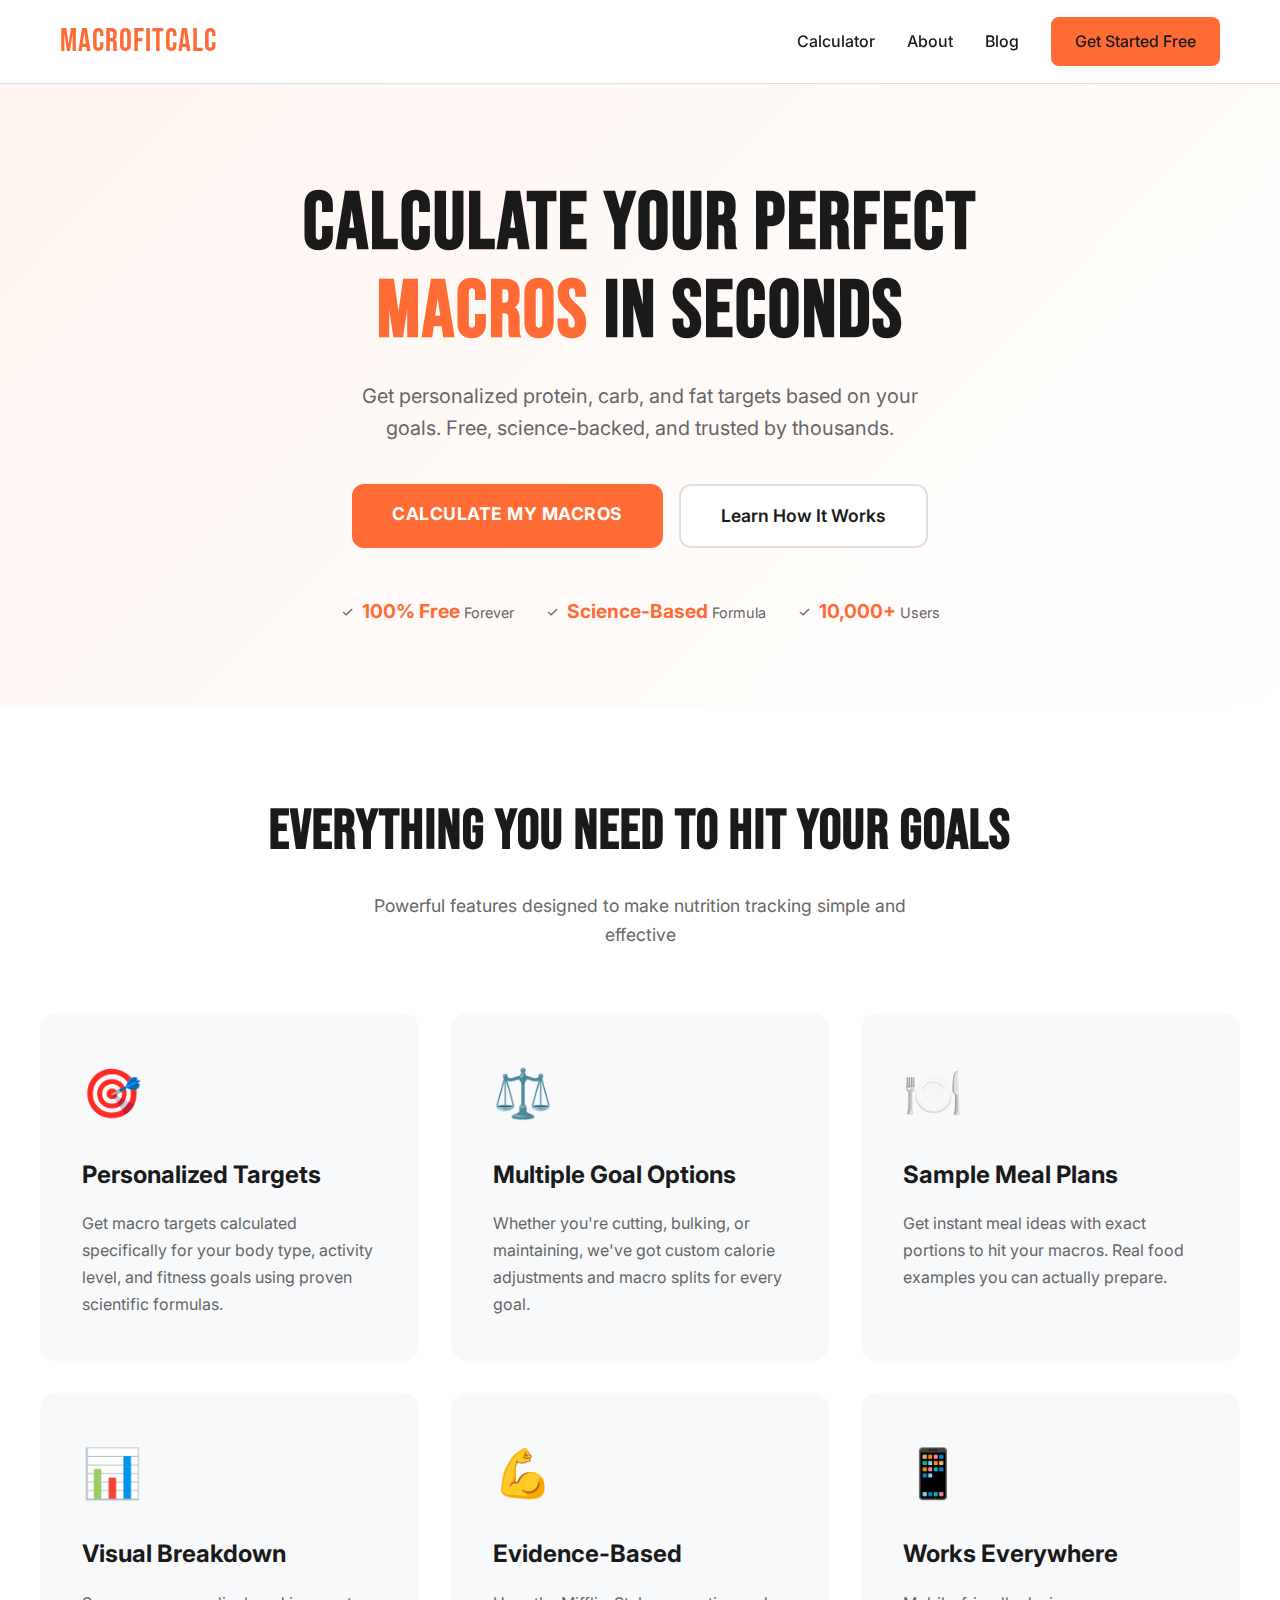
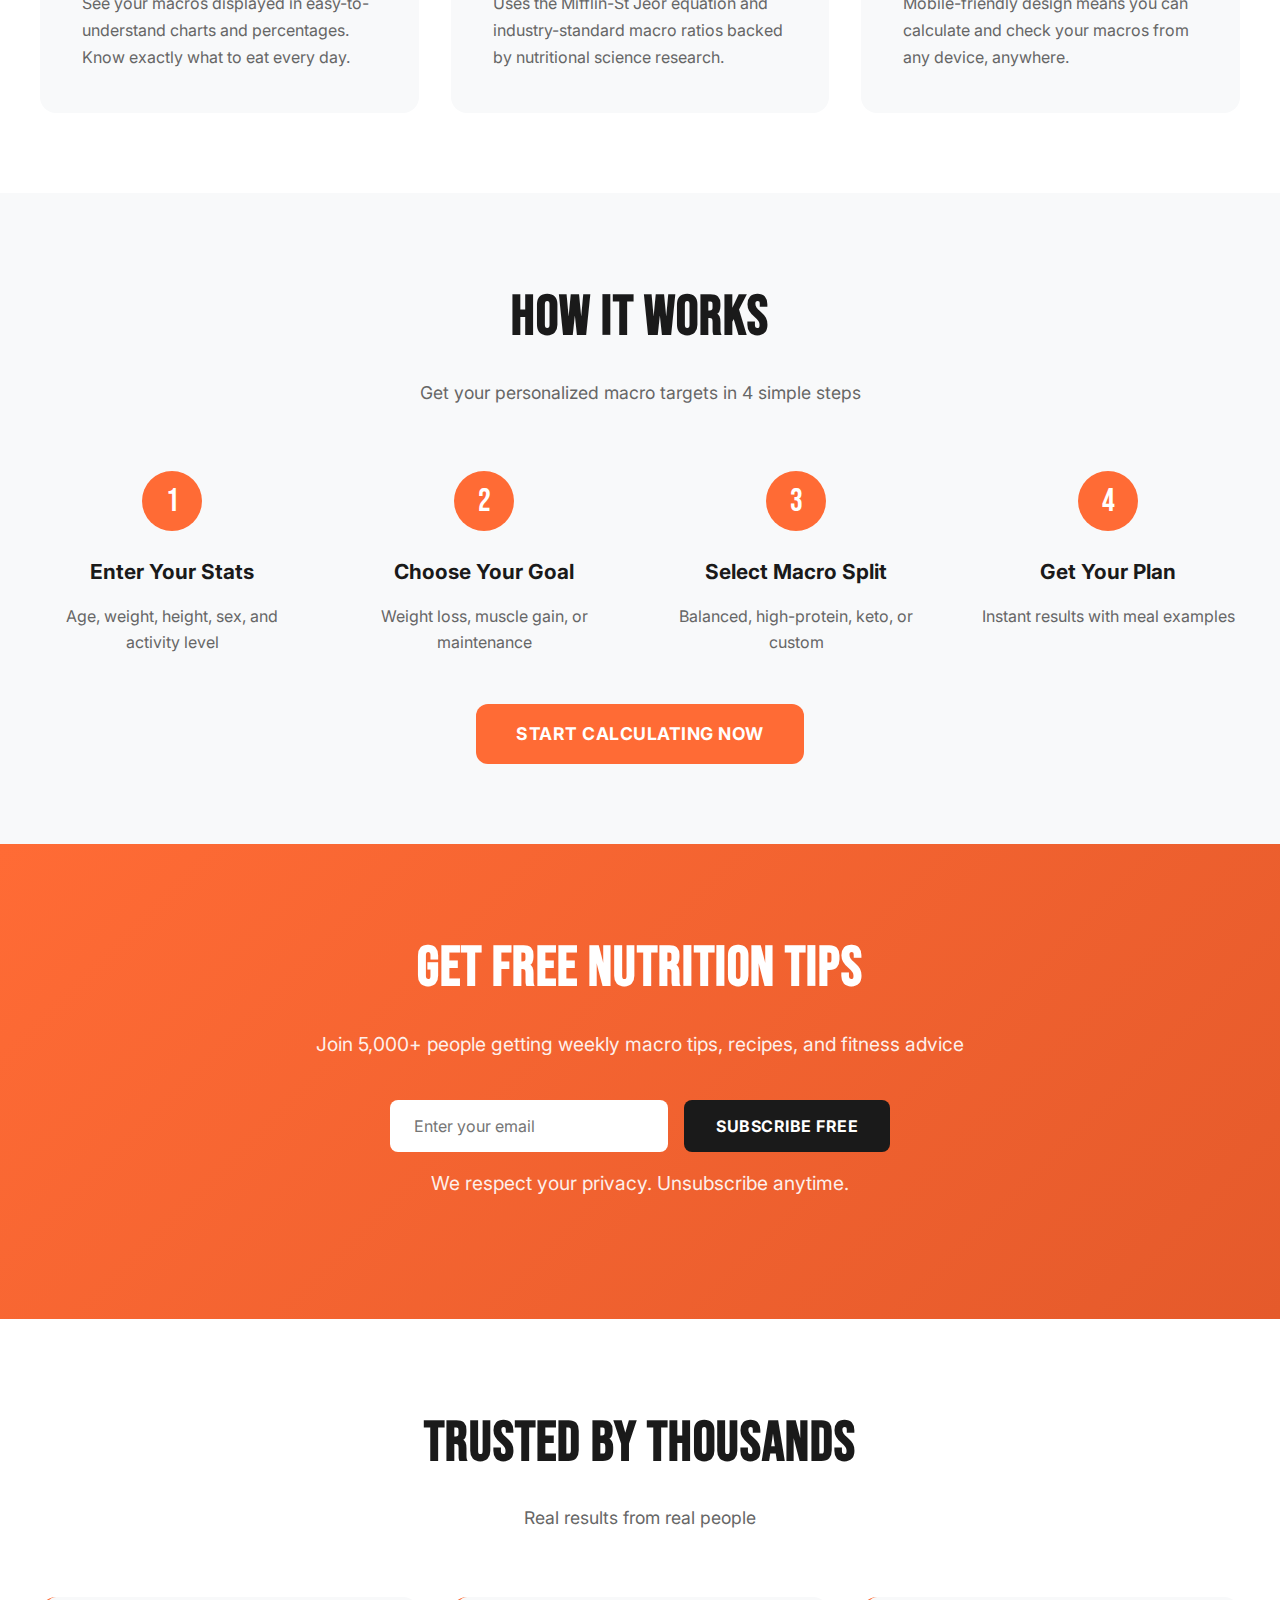
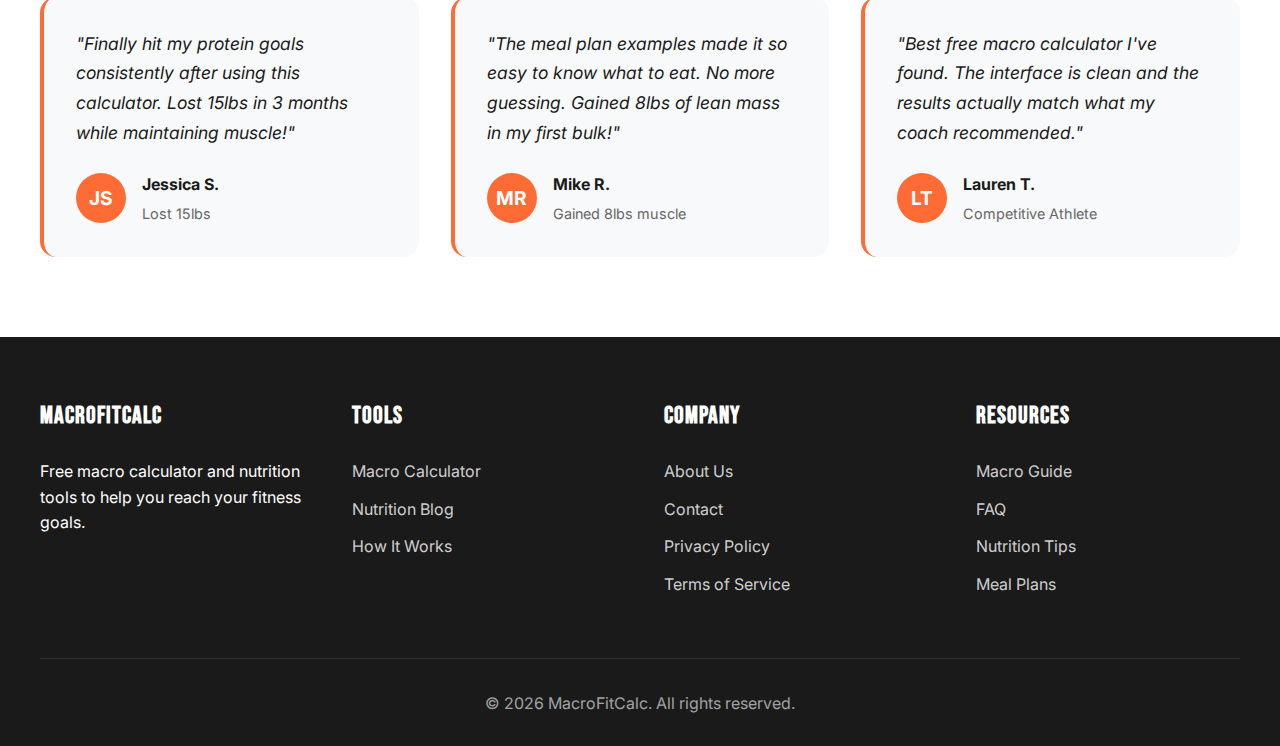
<file: index-2.html>
<!DOCTYPE html>
<html lang="en">
<head>
<meta charset="UTF-8">
<meta name="viewport" content="width=device-width, initial-scale=1.0">
<meta name="description" content="Free macro calculator and nutrition tracking tools. Calculate your personalized macros for weight loss, muscle gain, or maintenance in seconds.">
<meta name="keywords" content="macro calculator, macros, nutrition, calorie calculator, diet, fitness, weight loss, muscle gain">
<title>MacroFitCalc - Free Macro Calculator & Nutrition Tools</title>
<link href="https://fonts.googleapis.com/css2?family=Bebas+Neue&family=Inter:wght@400;500;600;700&display=swap" rel="stylesheet">
<style>
* {
  margin: 0;
  padding: 0;
  box-sizing: border-box;
}

:root {
  --primary: #FF6B35;
  --primary-dark: #E55A2B;
  --secondary: #004E89;
  --accent: #FFD23F;
  --success: #06D6A0;
  --bg: #FFFFFF;
  --bg-alt: #F8F9FA;
  --text: #1A1A1A;
  --text-light: #666666;
  --border: #E0E0E0;
}

body {
  font-family: 'Inter', sans-serif;
  color: var(--text);
  line-height: 1.6;
  background: var(--bg);
}

/* Header/Nav */
.header {
  position: fixed;
  top: 0;
  left: 0;
  right: 0;
  background: rgba(255, 255, 255, 0.95);
  backdrop-filter: blur(10px);
  border-bottom: 1px solid var(--border);
  z-index: 1000;
  padding: 1rem 0;
}

.nav-container {
  max-width: 1200px;
  margin: 0 auto;
  padding: 0 20px;
  display: flex;
  justify-content: space-between;
  align-items: center;
}

.logo {
  font-family: 'Bebas Neue', sans-serif;
  font-size: 2rem;
  color: var(--primary);
  text-decoration: none;
  letter-spacing: 1px;
}

.nav-links {
  display: flex;
  gap: 2rem;
  list-style: none;
  align-items: center;
}

.nav-links a {
  color: var(--text);
  text-decoration: none;
  font-weight: 500;
  transition: color 0.3s;
}

.nav-links a:hover {
  color: var(--primary);
}

.cta-btn {
  background: var(--primary);
  color: white;
  padding: 0.75rem 1.5rem;
  border-radius: 8px;
  text-decoration: none;
  font-weight: 600;
  transition: all 0.3s;
  display: inline-block;
}

.cta-btn:hover {
  background: var(--primary-dark);
  transform: translateY(-2px);
  box-shadow: 0 4px 12px rgba(255, 107, 53, 0.3);
}

/* Hero Section */
.hero {
  margin-top: 80px;
  padding: 100px 20px 80px;
  background: linear-gradient(135deg, #FFF5F0 0%, #FFFFFF 100%);
  text-align: center;
}

.hero-container {
  max-width: 900px;
  margin: 0 auto;
}

.hero h1 {
  font-family: 'Bebas Neue', sans-serif;
  font-size: clamp(3rem, 8vw, 5rem);
  color: var(--text);
  margin-bottom: 1.5rem;
  letter-spacing: 2px;
  line-height: 1.1;
}

.hero-highlight {
  color: var(--primary);
}

.hero p {
  font-size: 1.25rem;
  color: var(--text-light);
  margin-bottom: 2.5rem;
  max-width: 600px;
  margin-left: auto;
  margin-right: auto;
}

.hero-cta {
  display: flex;
  gap: 1rem;
  justify-content: center;
  flex-wrap: wrap;
}

.btn-primary {
  background: var(--primary);
  color: white;
  padding: 1rem 2.5rem;
  border-radius: 12px;
  text-decoration: none;
  font-weight: 700;
  font-size: 1.1rem;
  transition: all 0.3s;
  display: inline-block;
  text-transform: uppercase;
  letter-spacing: 0.5px;
}

.btn-primary:hover {
  background: var(--primary-dark);
  transform: translateY(-3px);
  box-shadow: 0 8px 20px rgba(255, 107, 53, 0.4);
}

.btn-secondary {
  background: white;
  color: var(--text);
  padding: 1rem 2.5rem;
  border-radius: 12px;
  text-decoration: none;
  font-weight: 600;
  font-size: 1.1rem;
  transition: all 0.3s;
  display: inline-block;
  border: 2px solid var(--border);
}

.btn-secondary:hover {
  border-color: var(--primary);
  color: var(--primary);
}

.trust-badges {
  margin-top: 3rem;
  display: flex;
  justify-content: center;
  gap: 2rem;
  flex-wrap: wrap;
  color: var(--text-light);
  font-size: 0.9rem;
}

.trust-badge {
  display: flex;
  align-items: center;
  gap: 0.5rem;
}

.trust-badge strong {
  color: var(--primary);
  font-size: 1.2rem;
}

/* Features Section */
.features {
  padding: 80px 20px;
  background: var(--bg);
}

.section-container {
  max-width: 1200px;
  margin: 0 auto;
}

.section-header {
  text-align: center;
  margin-bottom: 4rem;
}

.section-header h2 {
  font-family: 'Bebas Neue', sans-serif;
  font-size: clamp(2.5rem, 6vw, 3.5rem);
  color: var(--text);
  margin-bottom: 1rem;
  letter-spacing: 1px;
}

.section-header p {
  font-size: 1.1rem;
  color: var(--text-light);
  max-width: 600px;
  margin: 0 auto;
}

.features-grid {
  display: grid;
  grid-template-columns: repeat(auto-fit, minmax(300px, 1fr));
  gap: 2rem;
}

.feature-card {
  background: var(--bg-alt);
  padding: 2.5rem;
  border-radius: 16px;
  transition: all 0.3s;
  border: 2px solid transparent;
}

.feature-card:hover {
  transform: translateY(-5px);
  border-color: var(--primary);
  box-shadow: 0 8px 24px rgba(0, 0, 0, 0.1);
}

.feature-icon {
  font-size: 3rem;
  margin-bottom: 1.5rem;
  display: block;
}

.feature-card h3 {
  font-size: 1.5rem;
  margin-bottom: 1rem;
  color: var(--text);
}

.feature-card p {
  color: var(--text-light);
  line-height: 1.7;
}

/* How It Works */
.how-it-works {
  padding: 80px 20px;
  background: var(--bg-alt);
}

.steps-grid {
  display: grid;
  grid-template-columns: repeat(auto-fit, minmax(250px, 1fr));
  gap: 3rem;
  margin-top: 3rem;
}

.step {
  text-align: center;
  position: relative;
}

.step-number {
  width: 60px;
  height: 60px;
  background: var(--primary);
  color: white;
  border-radius: 50%;
  display: flex;
  align-items: center;
  justify-content: center;
  font-family: 'Bebas Neue', sans-serif;
  font-size: 2rem;
  margin: 0 auto 1.5rem;
}

.step h3 {
  font-size: 1.3rem;
  margin-bottom: 1rem;
  color: var(--text);
}

.step p {
  color: var(--text-light);
}

/* Email Capture */
.email-capture {
  padding: 80px 20px;
  background: linear-gradient(135deg, var(--primary), var(--primary-dark));
  color: white;
  text-align: center;
}

.email-capture h2 {
  font-family: 'Bebas Neue', sans-serif;
  font-size: clamp(2.5rem, 6vw, 3.5rem);
  margin-bottom: 1rem;
  letter-spacing: 1px;
}

.email-capture p {
  font-size: 1.2rem;
  margin-bottom: 2.5rem;
  opacity: 0.9;
}

.email-form {
  max-width: 500px;
  margin: 0 auto;
  display: flex;
  gap: 1rem;
  flex-wrap: wrap;
  justify-content: center;
}

.email-input {
  flex: 1;
  min-width: 250px;
  padding: 1rem 1.5rem;
  border-radius: 8px;
  border: none;
  font-size: 1rem;
  font-family: 'Inter', sans-serif;
}

.email-submit {
  background: var(--text);
  color: white;
  padding: 1rem 2rem;
  border-radius: 8px;
  border: none;
  font-weight: 700;
  font-size: 1rem;
  cursor: pointer;
  transition: all 0.3s;
  font-family: 'Inter', sans-serif;
  text-transform: uppercase;
  letter-spacing: 0.5px;
}

.email-submit:hover {
  background: #333;
  transform: translateY(-2px);
}

.privacy-note {
  margin-top: 1rem;
  font-size: 0.85rem;
  opacity: 0.8;
}

/* Testimonials */
.testimonials {
  padding: 80px 20px;
  background: var(--bg);
}

.testimonials-grid {
  display: grid;
  grid-template-columns: repeat(auto-fit, minmax(300px, 1fr));
  gap: 2rem;
  margin-top: 3rem;
}

.testimonial-card {
  background: var(--bg-alt);
  padding: 2rem;
  border-radius: 16px;
  border-left: 4px solid var(--primary);
}

.testimonial-text {
  font-size: 1.1rem;
  color: var(--text);
  margin-bottom: 1.5rem;
  line-height: 1.7;
  font-style: italic;
}

.testimonial-author {
  display: flex;
  align-items: center;
  gap: 1rem;
}

.author-avatar {
  width: 50px;
  height: 50px;
  border-radius: 50%;
  background: var(--primary);
  color: white;
  display: flex;
  align-items: center;
  justify-content: center;
  font-weight: 700;
  font-size: 1.2rem;
}

.author-info h4 {
  font-size: 1rem;
  color: var(--text);
  margin-bottom: 0.25rem;
}

.author-info p {
  font-size: 0.9rem;
  color: var(--text-light);
}

/* Footer */
.footer {
  background: var(--text);
  color: white;
  padding: 60px 20px 30px;
}

.footer-container {
  max-width: 1200px;
  margin: 0 auto;
  display: grid;
  grid-template-columns: repeat(auto-fit, minmax(250px, 1fr));
  gap: 3rem;
  margin-bottom: 3rem;
}

.footer-section h3 {
  font-family: 'Bebas Neue', sans-serif;
  font-size: 1.5rem;
  margin-bottom: 1.5rem;
  letter-spacing: 1px;
}

.footer-links {
  list-style: none;
}

.footer-links li {
  margin-bottom: 0.75rem;
}

.footer-links a {
  color: rgba(255, 255, 255, 0.8);
  text-decoration: none;
  transition: color 0.3s;
}

.footer-links a:hover {
  color: var(--primary);
}

.footer-bottom {
  max-width: 1200px;
  margin: 0 auto;
  padding-top: 2rem;
  border-top: 1px solid rgba(255, 255, 255, 0.1);
  text-align: center;
  color: rgba(255, 255, 255, 0.6);
}

/* Ad Zone Placeholders */
.ad-zone {
  background: var(--bg-alt);
  border: 2px dashed var(--border);
  padding: 2rem;
  text-align: center;
  color: var(--text-light);
  border-radius: 8px;
  margin: 2rem 0;
}

/* Mobile Menu Toggle */
.mobile-menu-toggle {
  display: none;
  background: none;
  border: none;
  font-size: 1.5rem;
  cursor: pointer;
  color: var(--text);
}

/* Responsive */
@media (max-width: 768px) {
  .nav-links {
    display: none;
  }
  
  .mobile-menu-toggle {
    display: block;
  }
  
  .hero {
    padding: 60px 20px 40px;
  }
  
  .email-form {
    flex-direction: column;
  }
  
  .email-input {
    width: 100%;
  }
}

/* Animations */
@keyframes fadeInUp {
  from {
    opacity: 0;
    transform: translateY(30px);
  }
  to {
    opacity: 1;
    transform: translateY(0);
  }
}

.hero-container,
.feature-card,
.step,
.testimonial-card {
  animation: fadeInUp 0.6s ease-out;
}

.feature-card:nth-child(2) { animation-delay: 0.1s; }
.feature-card:nth-child(3) { animation-delay: 0.2s; }
.step:nth-child(2) { animation-delay: 0.1s; }
.step:nth-child(3) { animation-delay: 0.2s; }
.step:nth-child(4) { animation-delay: 0.3s; }
</style>
</head>
<body>

<!-- Header/Navigation -->
<header class="header">
  <div class="nav-container">
    <a href="index.html" class="logo">MACROFITCALC</a>
    <nav>
      <ul class="nav-links">
        <li><a href="calculator.html">Calculator</a></li>
        <li><a href="about.html">About</a></li>
        <li><a href="blog.html">Blog</a></li>
        <li><a href="calculator.html" class="cta-btn">Get Started Free</a></li>
      </ul>
    </nav>
    <button class="mobile-menu-toggle">☰</button>
  </div>
</header>

<!-- Hero Section -->
<section class="hero">
  <div class="hero-container">
    <h1>Calculate Your Perfect <span class="hero-highlight">Macros</span> in Seconds</h1>
    <p>Get personalized protein, carb, and fat targets based on your goals. Free, science-backed, and trusted by thousands.</p>
    <div class="hero-cta">
      <a href="calculator.html" class="btn-primary">Calculate My Macros</a>
      <a href="about.html" class="btn-secondary">Learn How It Works</a>
    </div>
    <div class="trust-badges">
      <div class="trust-badge">
        <span>✓</span>
        <span><strong>100% Free</strong> Forever</span>
      </div>
      <div class="trust-badge">
        <span>✓</span>
        <span><strong>Science-Based</strong> Formula</span>
      </div>
      <div class="trust-badge">
        <span>✓</span>
        <span><strong>10,000+</strong> Users</span>
      </div>
    </div>
  </div>
</section>

<!-- Features Section -->
<section class="features">
  <div class="section-container">
    <div class="section-header">
      <h2>Everything You Need to Hit Your Goals</h2>
      <p>Powerful features designed to make nutrition tracking simple and effective</p>
    </div>
    <div class="features-grid">
      <div class="feature-card">
        <span class="feature-icon">🎯</span>
        <h3>Personalized Targets</h3>
        <p>Get macro targets calculated specifically for your body type, activity level, and fitness goals using proven scientific formulas.</p>
      </div>
      <div class="feature-card">
        <span class="feature-icon">⚖️</span>
        <h3>Multiple Goal Options</h3>
        <p>Whether you're cutting, bulking, or maintaining, we've got custom calorie adjustments and macro splits for every goal.</p>
      </div>
      <div class="feature-card">
        <span class="feature-icon">🍽️</span>
        <h3>Sample Meal Plans</h3>
        <p>Get instant meal ideas with exact portions to hit your macros. Real food examples you can actually prepare.</p>
      </div>
      <div class="feature-card">
        <span class="feature-icon">📊</span>
        <h3>Visual Breakdown</h3>
        <p>See your macros displayed in easy-to-understand charts and percentages. Know exactly what to eat every day.</p>
      </div>
      <div class="feature-card">
        <span class="feature-icon">💪</span>
        <h3>Evidence-Based</h3>
        <p>Uses the Mifflin-St Jeor equation and industry-standard macro ratios backed by nutritional science research.</p>
      </div>
      <div class="feature-card">
        <span class="feature-icon">📱</span>
        <h3>Works Everywhere</h3>
        <p>Mobile-friendly design means you can calculate and check your macros from any device, anywhere.</p>
      </div>
    </div>
  </div>
</section>

<!-- How It Works -->
<section class="how-it-works">
  <div class="section-container">
    <div class="section-header">
      <h2>How It Works</h2>
      <p>Get your personalized macro targets in 4 simple steps</p>
    </div>
    <div class="steps-grid">
      <div class="step">
        <div class="step-number">1</div>
        <h3>Enter Your Stats</h3>
        <p>Age, weight, height, sex, and activity level</p>
      </div>
      <div class="step">
        <div class="step-number">2</div>
        <h3>Choose Your Goal</h3>
        <p>Weight loss, muscle gain, or maintenance</p>
      </div>
      <div class="step">
        <div class="step-number">3</div>
        <h3>Select Macro Split</h3>
        <p>Balanced, high-protein, keto, or custom</p>
      </div>
      <div class="step">
        <div class="step-number">4</div>
        <h3>Get Your Plan</h3>
        <p>Instant results with meal examples</p>
      </div>
    </div>
    <div style="text-align: center; margin-top: 3rem;">
      <a href="calculator.html" class="btn-primary">Start Calculating Now</a>
    </div>
  </div>
</section>

<!-- Email Capture -->
<section class="email-capture">
  <div class="section-container">
    <h2>Get Free Nutrition Tips</h2>
    <p>Join 5,000+ people getting weekly macro tips, recipes, and fitness advice</p>
    <form class="email-form" action="#" method="post">
      <input type="email" class="email-input" placeholder="Enter your email" required>
      <button type="submit" class="email-submit">Subscribe Free</button>
    </form>
    <p class="privacy-note">We respect your privacy. Unsubscribe anytime.</p>
  </div>
</section>

<!-- Testimonials -->
<section class="testimonials">
  <div class="section-container">
    <div class="section-header">
      <h2>Trusted by Thousands</h2>
      <p>Real results from real people</p>
    </div>
    <div class="testimonials-grid">
      <div class="testimonial-card">
        <p class="testimonial-text">"Finally hit my protein goals consistently after using this calculator. Lost 15lbs in 3 months while maintaining muscle!"</p>
        <div class="testimonial-author">
          <div class="author-avatar">JS</div>
          <div class="author-info">
            <h4>Jessica S.</h4>
            <p>Lost 15lbs</p>
          </div>
        </div>
      </div>
      <div class="testimonial-card">
        <p class="testimonial-text">"The meal plan examples made it so easy to know what to eat. No more guessing. Gained 8lbs of lean mass in my first bulk!"</p>
        <div class="testimonial-author">
          <div class="author-avatar">MR</div>
          <div class="author-info">
            <h4>Mike R.</h4>
            <p>Gained 8lbs muscle</p>
          </div>
        </div>
      </div>
      <div class="testimonial-card">
        <p class="testimonial-text">"Best free macro calculator I've found. The interface is clean and the results actually match what my coach recommended."</p>
        <div class="testimonial-author">
          <div class="author-avatar">LT</div>
          <div class="author-info">
            <h4>Lauren T.</h4>
            <p>Competitive Athlete</p>
          </div>
        </div>
      </div>
    </div>
  </div>
</section>

<!-- Footer -->
<footer class="footer">
  <div class="footer-container">
    <div class="footer-section">
      <h3>MacroFitCalc</h3>
      <p>Free macro calculator and nutrition tools to help you reach your fitness goals.</p>
    </div>
    <div class="footer-section">
      <h3>Tools</h3>
      <ul class="footer-links">
        <li><a href="calculator.html">Macro Calculator</a></li>
        <li><a href="blog.html">Nutrition Blog</a></li>
        <li><a href="about.html">How It Works</a></li>
      </ul>
    </div>
    <div class="footer-section">
      <h3>Company</h3>
      <ul class="footer-links">
        <li><a href="about.html">About Us</a></li>
        <li><a href="#">Contact</a></li>
        <li><a href="#">Privacy Policy</a></li>
        <li><a href="#">Terms of Service</a></li>
      </ul>
    </div>
    <div class="footer-section">
      <h3>Resources</h3>
      <ul class="footer-links">
        <li><a href="#">Macro Guide</a></li>
        <li><a href="#">FAQ</a></li>
        <li><a href="#">Nutrition Tips</a></li>
        <li><a href="#">Meal Plans</a></li>
      </ul>
    </div>
  </div>
  <div class="footer-bottom">
    <p>&copy; 2026 MacroFitCalc. All rights reserved.</p>
  </div>
</footer>

</body>
</html>
</file>
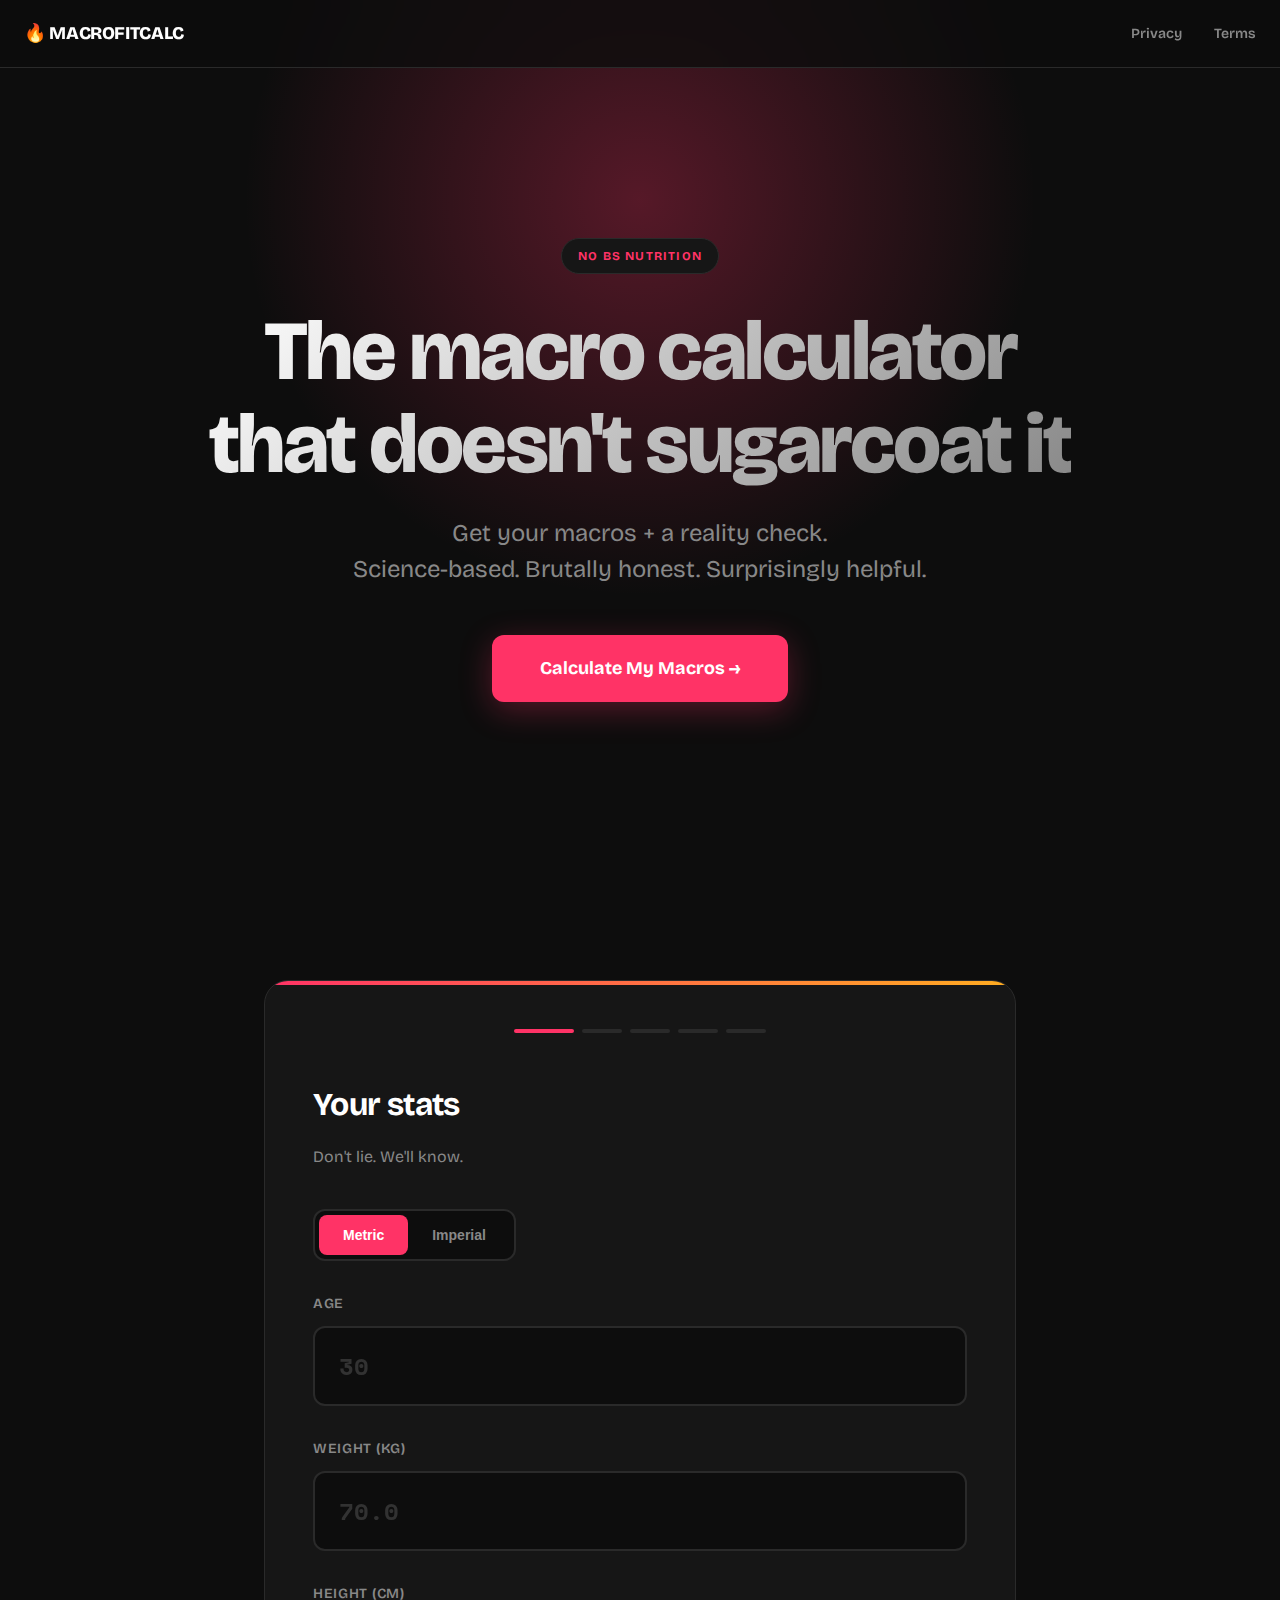
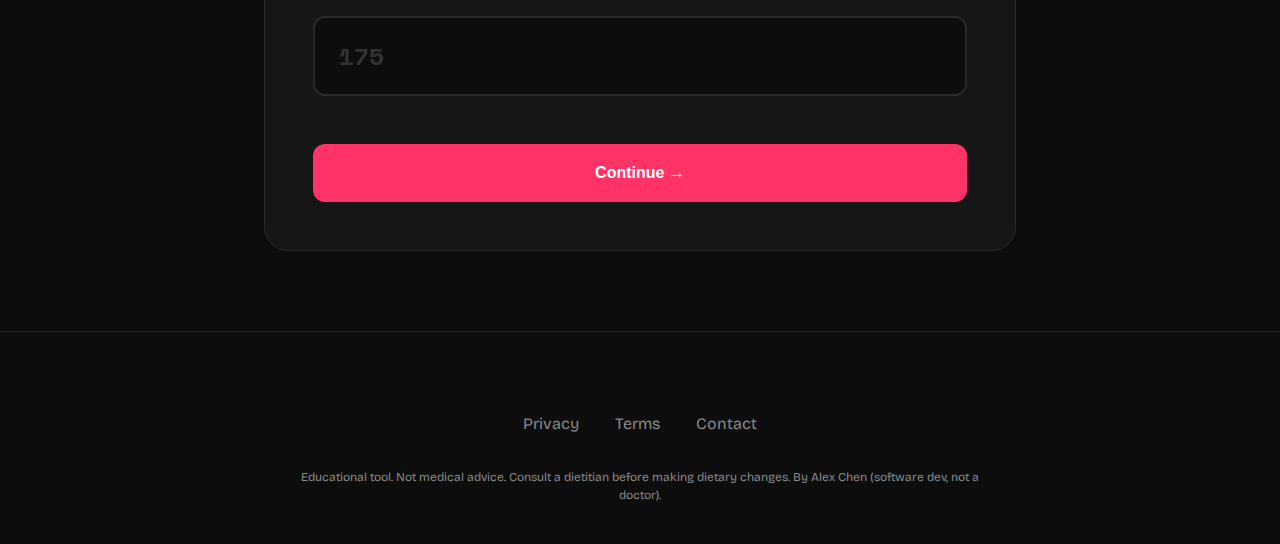
<file: index-3.html>
<!DOCTYPE html>
<html lang="en">
<head>
    <meta charset="UTF-8">
    <meta name="viewport" content="width=device-width, initial-scale=1.0">
    <title>MacroFitCalc - The Macro Calculator That Doesn't Sugarcoat It</title>
    
    <meta name="description" content="Finally, a macro calculator that tells you the truth. Science-based. No BS. Get roasted (lovingly) while learning your actual nutrition needs.">
    <meta name="keywords" content="macro calculator, honest nutrition, TDEE calculator, funny fitness, evidence-based macros">
    
    <meta property="og:type" content="website">
    <meta property="og:title" content="The Macro Calculator That Doesn't Sugarcoat It">
    <meta property="og:description" content="Get your macros + a reality check. Science-based nutrition with personality.">
    <meta property="og:url" content="https://macrofitcalc.com">
    <meta property="og:image" content="https://macrofitcalc.com/og.jpg">
    
    <meta name="twitter:card" content="summary_large_image">
    <meta name="twitter:title" content="The Macro Calculator That Doesn't Sugarcoat It">
    <meta name="twitter:description" content="Get your macros + a reality check.">
    
    <link rel="icon" href="data:image/svg+xml,<svg xmlns='http://www.w3.org/2000/svg' viewBox='0 0 100 100'><text y='.9em' font-size='90'>🔥</text></svg>">
    
    <link rel="preconnect" href="https://fonts.googleapis.com">
    <link rel="preconnect" href="https://fonts.gstatic.com" crossorigin>
    <link href="https://fonts.googleapis.com/css2?family=Space+Mono:wght@400;700&family=Bricolage+Grotesque:wght@400;600;700;800&display=swap" rel="stylesheet">
    
    <style>
        * {
            margin: 0;
            padding: 0;
            box-sizing: border-box;
        }

        :root {
            --bg: #0D0D0D;
            --bg-card: #161616;
            --text: #FFFFFF;
            --text-dim: #888888;
            --accent: #FF3366;
            --accent-glow: rgba(255, 51, 102, 0.3);
            --yellow: #FFD60A;
            --green: #30D158;
            --blue: #0A84FF;
            --border: #2A2A2A;
        }

        * { -webkit-tap-highlight-color: transparent; }

        html { scroll-behavior: smooth; }

        body {
            font-family: 'Bricolage Grotesque', -apple-system, sans-serif;
            background: var(--bg);
            color: var(--text);
            line-height: 1.5;
            -webkit-font-smoothing: antialiased;
            overflow-x: hidden;
        }

        ::selection {
            background: var(--accent);
            color: white;
        }

        /* Cursor effect */
        body { cursor: url('data:image/svg+xml;utf8,<svg xmlns="http://www.w3.org/2000/svg" width="32" height="32"><circle cx="16" cy="16" r="6" fill="%23FF3366"/></svg>') 16 16, auto; }

        /* Typography */
        .mono { font-family: 'Space Mono', monospace; }

        /* Header */
        header {
            position: fixed;
            top: 0;
            left: 0;
            right: 0;
            z-index: 1000;
            background: rgba(13, 13, 13, 0.8);
            backdrop-filter: blur(20px);
            border-bottom: 1px solid var(--border);
        }

        .header-wrap {
            max-width: 1400px;
            margin: 0 auto;
            padding: 20px 24px;
            display: flex;
            justify-content: space-between;
            align-items: center;
        }

        .logo {
            font-size: 18px;
            font-weight: 800;
            color: var(--text);
            text-decoration: none;
            letter-spacing: -0.02em;
        }

        .logo::before { content: '🔥 '; }

        nav { display: flex; gap: 32px; }
        nav a {
            color: var(--text-dim);
            text-decoration: none;
            font-size: 14px;
            font-weight: 600;
            transition: color 0.2s;
        }
        nav a:hover { color: var(--text); }

        /* Hero */
        .hero {
            min-height: 100vh;
            display: flex;
            align-items: center;
            justify-content: center;
            padding: 120px 24px 80px;
            position: relative;
            overflow: hidden;
        }

        .hero::before {
            content: '';
            position: absolute;
            top: -200px;
            left: 50%;
            transform: translateX(-50%);
            width: 800px;
            height: 800px;
            background: radial-gradient(circle, var(--accent-glow), transparent 70%);
            animation: pulse 4s ease-in-out infinite;
        }

        @keyframes pulse {
            0%, 100% { opacity: 0.3; transform: translateX(-50%) scale(1); }
            50% { opacity: 0.6; transform: translateX(-50%) scale(1.1); }
        }

        .hero-content {
            max-width: 900px;
            text-align: center;
            position: relative;
            z-index: 1;
        }

        .badge {
            display: inline-block;
            padding: 8px 16px;
            background: var(--bg-card);
            border: 1px solid var(--border);
            border-radius: 100px;
            font-size: 12px;
            font-weight: 700;
            letter-spacing: 0.1em;
            text-transform: uppercase;
            color: var(--accent);
            margin-bottom: 32px;
            animation: slideDown 0.6s ease both;
        }

        .hero h1 {
            font-size: clamp(42px, 8vw, 84px);
            font-weight: 800;
            line-height: 1.1;
            margin-bottom: 24px;
            letter-spacing: -0.03em;
            animation: slideDown 0.6s ease 0.1s both;
        }

        .gradient-text {
            background: linear-gradient(135deg, var(--text) 0%, var(--text-dim) 100%);
            -webkit-background-clip: text;
            -webkit-text-fill-color: transparent;
            background-clip: text;
        }

        .hero p {
            font-size: clamp(18px, 3vw, 24px);
            color: var(--text-dim);
            margin-bottom: 48px;
            animation: slideDown 0.6s ease 0.2s both;
        }

        .cta-big {
            display: inline-block;
            padding: 20px 48px;
            background: var(--accent);
            color: white;
            font-size: 18px;
            font-weight: 700;
            border-radius: 12px;
            text-decoration: none;
            border: none;
            cursor: pointer;
            transition: all 0.3s cubic-bezier(0.34, 1.56, 0.64, 1);
            animation: slideDown 0.6s ease 0.3s both;
            box-shadow: 0 8px 32px var(--accent-glow);
        }

        .cta-big:hover {
            transform: translateY(-4px) scale(1.02);
            box-shadow: 0 16px 48px var(--accent-glow);
        }

        .cta-big:active {
            transform: translateY(-2px) scale(0.98);
        }

        /* Animations */
        @keyframes slideDown {
            from { opacity: 0; transform: translateY(-30px); }
            to { opacity: 1; transform: translateY(0); }
        }

        @keyframes fadeIn {
            from { opacity: 0; }
            to { opacity: 1; }
        }

        @keyframes slideUp {
            from { opacity: 0; transform: translateY(30px); }
            to { opacity: 1; transform: translateY(0); }
        }

        /* Calculator */
        .calc-section {
            padding: 80px 24px;
            max-width: 800px;
            margin: 0 auto;
        }

        .calc-card {
            background: var(--bg-card);
            border: 1px solid var(--border);
            border-radius: 24px;
            padding: 48px;
            position: relative;
            overflow: hidden;
        }

        .calc-card::before {
            content: '';
            position: absolute;
            top: 0;
            left: 0;
            right: 0;
            height: 4px;
            background: linear-gradient(90deg, var(--accent), var(--yellow), var(--green), var(--blue));
            background-size: 400% 100%;
            animation: gradientSlide 8s linear infinite;
        }

        @keyframes gradientSlide {
            0% { background-position: 0% 50%; }
            100% { background-position: 400% 50%; }
        }

        .step-indicator {
            display: flex;
            gap: 8px;
            margin-bottom: 48px;
            justify-content: center;
        }

        .step-dot {
            width: 40px;
            height: 4px;
            background: var(--border);
            border-radius: 4px;
            transition: all 0.3s ease;
        }

        .step-dot.active {
            background: var(--accent);
            width: 60px;
        }

        .form-step {
            display: none;
            animation: fadeIn 0.3s ease;
        }

        .form-step.active {
            display: block;
        }

        .question {
            font-size: 32px;
            font-weight: 700;
            margin-bottom: 16px;
            letter-spacing: -0.02em;
        }

        .question-sub {
            font-size: 16px;
            color: var(--text-dim);
            margin-bottom: 40px;
        }

        /* Inputs */
        .input-wrap {
            margin-bottom: 32px;
        }

        label {
            display: block;
            font-size: 14px;
            font-weight: 600;
            margin-bottom: 12px;
            color: var(--text-dim);
            text-transform: uppercase;
            letter-spacing: 0.05em;
        }

        input[type="number"],
        input[type="email"] {
            width: 100%;
            padding: 20px 24px;
            background: var(--bg);
            border: 2px solid var(--border);
            border-radius: 12px;
            color: var(--text);
            font-size: 24px;
            font-weight: 700;
            font-family: 'Space Mono', monospace;
            transition: all 0.2s;
        }

        input:focus {
            outline: none;
            border-color: var(--accent);
            box-shadow: 0 0 0 4px rgba(255, 51, 102, 0.1);
        }

        input::placeholder {
            color: var(--text-dim);
            opacity: 0.3;
        }

        .unit-switch {
            display: inline-flex;
            background: var(--bg);
            border: 2px solid var(--border);
            border-radius: 12px;
            padding: 4px;
            margin-bottom: 32px;
        }

        .unit-switch button {
            padding: 12px 24px;
            background: transparent;
            border: none;
            color: var(--text-dim);
            font-size: 14px;
            font-weight: 700;
            border-radius: 8px;
            cursor: pointer;
            transition: all 0.2s;
        }

        .unit-switch button.active {
            background: var(--accent);
            color: white;
        }

        /* Option cards */
        .options {
            display: grid;
            gap: 16px;
        }

        .option {
            padding: 24px;
            background: var(--bg);
            border: 2px solid var(--border);
            border-radius: 12px;
            cursor: pointer;
            transition: all 0.2s;
            position: relative;
        }

        .option:hover {
            border-color: var(--accent);
            transform: translateX(4px);
        }

        .option.selected {
            border-color: var(--accent);
            background: rgba(255, 51, 102, 0.05);
        }

        .option input {
            position: absolute;
            opacity: 0;
        }

        .option-title {
            font-size: 18px;
            font-weight: 700;
            margin-bottom: 8px;
        }

        .option-desc {
            font-size: 14px;
            color: var(--text-dim);
        }

        .roast {
            margin-top: 32px;
            padding: 20px;
            background: rgba(255, 211, 10, 0.05);
            border-left: 4px solid var(--yellow);
            border-radius: 8px;
            font-size: 15px;
            color: var(--text-dim);
        }

        .roast strong {
            color: var(--yellow);
        }

        /* Buttons */
        .btn-group {
            display: flex;
            gap: 16px;
            margin-top: 48px;
        }

        .btn {
            flex: 1;
            padding: 20px;
            border-radius: 12px;
            font-size: 16px;
            font-weight: 700;
            border: none;
            cursor: pointer;
            transition: all 0.2s;
        }

        .btn-primary {
            background: var(--accent);
            color: white;
        }

        .btn-primary:hover {
            transform: translateY(-2px);
            box-shadow: 0 8px 32px var(--accent-glow);
        }

        .btn-secondary {
            background: transparent;
            color: var(--text-dim);
            border: 2px solid var(--border);
        }

        .btn-secondary:hover {
            border-color: var(--text-dim);
        }

        /* Results */
        .results {
            padding: 80px 24px;
            max-width: 1200px;
            margin: 0 auto;
            display: none;
        }

        .results.active {
            display: block;
            animation: fadeIn 0.6s ease;
        }

        .results-header {
            text-align: center;
            margin-bottom: 64px;
        }

        .results-header h2 {
            font-size: 56px;
            font-weight: 800;
            margin-bottom: 16px;
            letter-spacing: -0.03em;
        }

        /* Receipt */
        .receipt {
            max-width: 600px;
            margin: 0 auto 64px;
            background: var(--bg-card);
            border: 1px solid var(--border);
            border-radius: 24px;
            padding: 48px;
            font-family: 'Space Mono', monospace;
            position: relative;
            overflow: hidden;
        }

        .receipt::before {
            content: '';
            position: absolute;
            top: -100%;
            left: 0;
            width: 100%;
            height: 100%;
            background: linear-gradient(180deg, transparent, rgba(255, 51, 102, 0.05), transparent);
            animation: scanline 3s linear infinite;
        }

        @keyframes scanline {
            0% { top: -100%; }
            100% { top: 100%; }
        }

        .receipt-header {
            text-align: center;
            margin-bottom: 32px;
            padding-bottom: 24px;
            border-bottom: 2px dashed var(--border);
        }

        .receipt-title {
            font-size: 24px;
            font-weight: 700;
            margin-bottom: 8px;
        }

        .receipt-sub {
            font-size: 12px;
            color: var(--text-dim);
            text-transform: uppercase;
            letter-spacing: 0.1em;
        }

        .receipt-line {
            display: flex;
            justify-content: space-between;
            padding: 16px 0;
            border-bottom: 1px solid var(--border);
            opacity: 0;
            animation: typeIn 0.3s ease forwards;
        }

        .receipt-line:nth-child(1) { animation-delay: 0.1s; }
        .receipt-line:nth-child(2) { animation-delay: 0.2s; }
        .receipt-line:nth-child(3) { animation-delay: 0.3s; }
        .receipt-line:nth-child(4) { animation-delay: 0.4s; }
        .receipt-line:nth-child(5) { animation-delay: 0.5s; }

        @keyframes typeIn {
            from {
                opacity: 0;
                transform: translateX(-10px);
            }
            to {
                opacity: 1;
                transform: translateX(0);
            }
        }

        .receipt-label {
            color: var(--text-dim);
            font-size: 14px;
        }

        .receipt-value {
            font-size: 24px;
            font-weight: 700;
            color: var(--accent);
        }

        .receipt-total {
            margin-top: 24px;
            padding-top: 24px;
            border-top: 2px dashed var(--border);
            opacity: 0;
            animation: typeIn 0.3s ease 0.6s forwards;
        }

        .receipt-total .receipt-value {
            font-size: 36px;
            color: var(--yellow);
        }

        .receipt-footer {
            margin-top: 32px;
            text-align: center;
            font-size: 11px;
            color: var(--text-dim);
            opacity: 0;
            animation: fadeIn 0.3s ease 0.8s forwards;
        }

        /* Animal comparison */
        .animal-compare {
            background: var(--bg-card);
            border: 1px solid var(--border);
            border-radius: 24px;
            padding: 48px;
            margin-bottom: 64px;
            text-align: center;
        }

        .animal-compare h3 {
            font-size: 32px;
            margin-bottom: 32px;
        }

        .animals {
            display: flex;
            justify-content: center;
            align-items: center;
            gap: 48px;
            flex-wrap: wrap;
        }

        .animal {
            opacity: 0;
            animation: slideUp 0.6s ease both;
        }

        .animal:nth-child(1) { animation-delay: 0.9s; }
        .animal:nth-child(2) { animation-delay: 1.0s; }

        .animal-emoji {
            font-size: 80px;
            margin-bottom: 16px;
        }

        .animal-text {
            font-size: 18px;
            font-weight: 700;
        }

        .animal-amount {
            font-size: 48px;
            font-weight: 800;
            color: var(--accent);
            margin-bottom: 8px;
        }

        /* Share card */
        .share-card {
            background: linear-gradient(135deg, var(--bg-card) 0%, #1A1A1A 100%);
            border: 2px solid var(--border);
            border-radius: 24px;
            padding: 48px;
            margin-bottom: 64px;
            text-align: center;
        }

        .share-card h3 {
            font-size: 24px;
            margin-bottom: 24px;
        }

        .share-stats {
            display: grid;
            grid-template-columns: repeat(auto-fit, minmax(120px, 1fr));
            gap: 24px;
            margin-bottom: 32px;
        }

        .share-stat {
            background: var(--bg);
            padding: 24px;
            border-radius: 12px;
        }

        .share-stat-value {
            font-size: 32px;
            font-weight: 800;
            font-family: 'Space Mono', monospace;
            margin-bottom: 8px;
        }

        .share-stat-label {
            font-size: 12px;
            color: var(--text-dim);
            text-transform: uppercase;
            letter-spacing: 0.05em;
        }

        .btn-share {
            background: linear-gradient(135deg, var(--accent), #FF1744);
            color: white;
            padding: 20px 48px;
            border-radius: 12px;
            font-size: 16px;
            font-weight: 700;
            border: none;
            cursor: pointer;
            box-shadow: 0 8px 32px var(--accent-glow);
            transition: all 0.3s ease;
        }

        .btn-share:hover {
            transform: translateY(-4px);
            box-shadow: 0 16px 48px var(--accent-glow);
        }

        /* CTA */
        .cta-section {
            background: linear-gradient(135deg, #1A1A1A 0%, var(--bg-card) 100%);
            border: 2px solid var(--border);
            border-radius: 24px;
            padding: 64px;
            text-align: center;
        }

        .cta-section h3 {
            font-size: 48px;
            font-weight: 800;
            margin-bottom: 24px;
        }

        .cta-section p {
            font-size: 18px;
            color: var(--text-dim);
            margin-bottom: 32px;
        }

        .price {
            font-size: 72px;
            font-weight: 800;
            font-family: 'Space Mono', monospace;
            color: var(--yellow);
            margin-bottom: 32px;
        }

        .features {
            max-width: 500px;
            margin: 0 auto 48px;
            text-align: left;
        }

        .features li {
            padding: 12px 0;
            border-bottom: 1px solid var(--border);
            color: var(--text-dim);
            display: flex;
            align-items: center;
            gap: 12px;
        }

        .features li::before {
            content: '✓';
            color: var(--green);
            font-weight: bold;
            font-size: 18px;
        }

        /* Footer */
        footer {
            padding: 80px 24px 40px;
            border-top: 1px solid var(--border);
            text-align: center;
        }

        footer a {
            color: var(--text-dim);
            text-decoration: none;
            margin: 0 16px;
        }

        footer a:hover {
            color: var(--text);
        }

        .disclaimer {
            margin-top: 32px;
            font-size: 12px;
            color: var(--text-dim);
            max-width: 700px;
            margin-left: auto;
            margin-right: auto;
        }

        /* Mobile */
        @media (max-width: 768px) {
            .hero h1 { font-size: 48px; }
            .calc-card { padding: 32px 24px; }
            .question { font-size: 24px; }
            .receipt { padding: 32px 24px; }
            .animal-compare { padding: 32px 24px; }
            .cta-section { padding: 48px 24px; }
            nav { display: none; }
            .animals { gap: 24px; }
        }

        .sr-only {
            position: absolute;
            width: 1px;
            height: 1px;
            padding: 0;
            margin: -1px;
            overflow: hidden;
            clip: rect(0, 0, 0, 0);
            white-space: nowrap;
            border-width: 0;
        }

        /* Easter egg shake */
        @keyframes shake {
            0%, 100% { transform: translateX(0); }
            25% { transform: translateX(-10px) rotate(-2deg); }
            75% { transform: translateX(10px) rotate(2deg); }
        }

        .shake {
            animation: shake 0.4s ease;
        }
    </style>
</head>
<body>
    <div class="sr-only" role="status" aria-live="polite" id="sr"></div>

    <header>
        <div class="header-wrap">
            <a href="index.html" class="logo">MACROFITCALC</a>
            <nav>
                <a href="privacy.html">Privacy</a>
                <a href="terms.html">Terms</a>
            </nav>
        </div>
    </header>

    <section class="hero">
        <div class="hero-content">
            <div class="badge">No BS Nutrition</div>
            <h1 class="gradient-text">The macro calculator<br>that doesn't sugarcoat it</h1>
            <p>Get your macros + a reality check.<br>Science-based. Brutally honest. Surprisingly helpful.</p>
            <a href="#calc" class="cta-big">Calculate My Macros →</a>
        </div>
    </section>

    <section class="calc-section" id="calc">
        <div class="calc-card">
            <div class="step-indicator">
                <div class="step-dot active" data-step="1"></div>
                <div class="step-dot" data-step="2"></div>
                <div class="step-dot" data-step="3"></div>
                <div class="step-dot" data-step="4"></div>
                <div class="step-dot" data-step="5"></div>
            </div>

            <!-- Step 1 -->
            <div class="form-step active" data-step="1">
                <div class="question">Your stats</div>
                <p class="question-sub">Don't lie. We'll know.</p>

                <div class="unit-switch">
                    <button id="metricBtn" class="active">Metric</button>
                    <button id="imperialBtn">Imperial</button>
                </div>

                <div class="input-wrap">
                    <label>Age</label>
                    <input type="number" id="age" min="15" max="100" placeholder="30">
                </div>

                <div class="input-wrap">
                    <label id="weightLabel">Weight (kg)</label>
                    <input type="number" id="weight" min="30" max="500" step="0.1" placeholder="70.0">
                </div>

                <div class="input-wrap">
                    <label id="heightLabel">Height (cm)</label>
                    <input type="number" id="height" min="100" max="250" placeholder="175">
                </div>

                <div class="btn-group">
                    <button class="btn btn-primary" onclick="next()">Continue →</button>
                </div>
            </div>

            <!-- Step 2 -->
            <div class="form-step" data-step="2">
                <div class="question">Biological sex</div>
                <p class="question-sub">Affects your metabolism</p>

                <div class="options">
                    <label class="option">
                        <input type="radio" name="sex" value="male">
                        <div class="option-title">Male</div>
                        <div class="option-desc">Higher muscle mass = higher BMR</div>
                    </label>
                    <label class="option">
                        <input type="radio" name="sex" value="female">
                        <div class="option-title">Female</div>
                        <div class="option-desc">Different hormonal profile</div>
                    </label>
                </div>

                <div class="btn-group">
                    <button class="btn btn-secondary" onclick="prev()">← Back</button>
                    <button class="btn btn-primary" onclick="next()">Continue →</button>
                </div>
            </div>

            <!-- Step 3 -->
            <div class="form-step" data-step="3">
                <div class="question">Activity level</div>
                <p class="question-sub">Be. Honest.</p>

                <div class="options">
                    <label class="option">
                        <input type="radio" name="activity" value="1.2">
                        <div class="option-title">Sedentary</div>
                        <div class="option-desc">Desk job, Netflix champion</div>
                    </label>
                    <label class="option">
                        <input type="radio" name="activity" value="1.375">
                        <div class="option-title">Lightly Active</div>
                        <div class="option-desc">Gym 1-3x/week</div>
                    </label>
                    <label class="option">
                        <input type="radio" name="activity" value="1.55">
                        <div class="option-title">Moderately Active</div>
                        <div class="option-desc">Gym 3-5x/week</div>
                    </label>
                    <label class="option">
                        <input type="radio" name="activity" value="1.725">
                        <div class="option-title">Very Active</div>
                        <div class="option-desc">Training 6-7x/week</div>
                    </label>
                    <label class="option">
                        <input type="radio" name="activity" value="1.9">
                        <div class="option-title">Extremely Active</div>
                        <div class="option-desc">Athlete / Physical job</div>
                    </label>
                </div>

                <div class="roast">
                    <strong>Reality check:</strong> If you sit at a desk all day and hit the gym 3x/week, you're "Lightly Active" — not "Moderately Active." 80% of people overestimate this.
                </div>

                <div class="btn-group">
                    <button class="btn btn-secondary" onclick="prev()">← Back</button>
                    <button class="btn btn-primary" onclick="next()">Continue →</button>
                </div>
            </div>

            <!-- Step 4 -->
            <div class="form-step" data-step="4">
                <div class="question">Your goal</div>
                <p class="question-sub">Pick one. You can't do all three at once.</p>

                <div class="options">
                    <label class="option">
                        <input type="radio" name="goal" value="deficit">
                        <div class="option-title">Lose Fat</div>
                        <div class="option-desc">20% deficit, high protein</div>
                    </label>
                    <label class="option">
                        <input type="radio" name="goal" value="maintenance">
                        <div class="option-title">Maintain</div>
                        <div class="option-desc">Balanced macros</div>
                    </label>
                    <label class="option">
                        <input type="radio" name="goal" value="surplus">
                        <div class="option-title">Build Muscle</div>
                        <div class="option-desc">10% surplus, high carbs</div>
                    </label>
                </div>

                <div class="btn-group">
                    <button class="btn btn-secondary" onclick="prev()">← Back</button>
                    <button class="btn btn-primary" onclick="next()">Continue →</button>
                </div>
            </div>

            <!-- Step 5 -->
            <div class="form-step" data-step="5">
                <div class="question">Last step</div>
                <p class="question-sub">Get your results + personalized PDF guide</p>

                <div class="input-wrap">
                    <label>Email</label>
                    <input type="email" id="email" placeholder="you@example.com">
                </div>

                <div class="btn-group">
                    <button class="btn btn-secondary" onclick="prev()">← Back</button>
                    <button class="btn btn-primary" onclick="calculate()">Show Me My Macros →</button>
                </div>

                <p style="font-size: 12px; color: var(--text-dim); margin-top: 24px; text-align: center;">
                    No spam. Ever. <a href="privacy.html" style="color: var(--accent);">Privacy Policy</a>
                </p>
            </div>
        </div>
    </section>

    <section class="results" id="results">
        <div class="results-header">
            <div class="badge">✓ Results Ready</div>
            <h2>Your Metabolic Reality Check</h2>
            <p style="color: var(--text-dim); font-size: 18px;" id="goalDesc"></p>
        </div>

        <div class="receipt">
            <div class="receipt-header">
                <div class="receipt-title">MACROFITCALC RECEIPT</div>
                <div class="receipt-sub">Evidence-Based Nutrition</div>
            </div>

            <div id="receiptLines"></div>

            <div class="receipt-footer">
                Calculated using Mifflin-St Jeor (1990)<br>
                Your TDEE: <span id="tdeeDisplay"></span> kcal
            </div>
        </div>

        <div class="animal-compare">
            <h3>What does <span id="proteinAmt"></span>g of protein look like?</h3>
            <div class="animals">
                <div class="animal">
                    <div class="animal-emoji">🍗</div>
                    <div class="animal-amount" id="chickenAmt">0</div>
                    <div class="animal-text">Chicken breasts</div>
                </div>
                <div class="animal">
                    <div class="animal-emoji">🥚</div>
                    <div class="animal-amount" id="eggAmt">0</div>
                    <div class="animal-text">Eggs</div>
                </div>
            </div>
        </div>

        <div class="share-card">
            <h3>Share Your Results</h3>
            <div class="share-stats">
                <div class="share-stat">
                    <div class="share-stat-value" id="shareCalories">0</div>
                    <div class="share-stat-label">Calories</div>
                </div>
                <div class="share-stat">
                    <div class="share-stat-value" id="shareProtein">0</div>
                    <div class="share-stat-label">Protein</div>
                </div>
                <div class="share-stat">
                    <div class="share-stat-value" id="shareCarbs">0</div>
                    <div class="share-stat-label">Carbs</div>
                </div>
                <div class="share-stat">
                    <div class="share-stat-value" id="shareFats">0</div>
                    <div class="share-stat-label">Fats</div>
                </div>
            </div>
            <button class="btn-share" onclick="share()">📸 Copy Results</button>
        </div>

        <div class="cta-section">
            <h3>Stop guessing portions</h3>
            <p>Knowing your macros is easy. Actually hitting them every day? That's the hard part.</p>
            <div class="price">$49</div>
            <ul class="features">
                <li>28 days of complete meal plans</li>
                <li>Calculated to YOUR exact macros</li>
                <li>Shopping lists by aisle</li>
                <li>Prep times + cooking steps</li>
                <li>One-time payment. No subscription.</li>
            </ul>
            <a href="#" class="cta-big">Get Your Meal Plan →</a>
        </div>
    </section>

    <footer>
        <div>
            <a href="privacy.html">Privacy</a>
            <a href="terms.html">Terms</a>
            <a href="mailto:support@macrofitcalc.com">Contact</a>
        </div>
        <p class="disclaimer">
            Educational tool. Not medical advice. Consult a dietitian before making dietary changes. By Alex Chen (software dev, not a doctor).
        </p>
    </footer>

    <script>
        let step = 1;
        let isMetric = true;
        let toggled = false;
        const sr = document.getElementById('sr');

        // Easter egg
        const easterEggs = {
            age: [150, 200, 999],
            weight: [999, 500, 1000],
            height: [300, 250, 999]
        };

        function checkEasterEgg(field, value) {
            if (easterEggs[field].includes(parseInt(value))) {
                const card = document.querySelector('.calc-card');
                card.classList.add('shake');
                setTimeout(() => card.classList.remove('shake'), 400);
                
                const roasts = {
                    age: "Nice try, time traveler.",
                    weight: "That's not a human. That's a planet.",
                    height: "You're literally a skyscraper."
                };
                
                alert(roasts[field] || "Okay, now you're just messing with me.");
            }
        }

        document.getElementById('age').addEventListener('change', (e) => checkEasterEgg('age', e.target.value));
        document.getElementById('weight').addEventListener('change', (e) => checkEasterEgg('weight', e.target.value));
        document.getElementById('height').addEventListener('change', (e) => checkEasterEgg('height', e.target.value));

        // Units
        document.getElementById('metricBtn').addEventListener('click', () => {
            if (!isMetric) {
                isMetric = true;
                document.getElementById('metricBtn').classList.add('active');
                document.getElementById('imperialBtn').classList.remove('active');
                document.getElementById('weightLabel').textContent = 'Weight (kg)';
                document.getElementById('heightLabel').textContent = 'Height (cm)';
                document.getElementById('weight').placeholder = '70.0';
                document.getElementById('height').placeholder = '175';
                
                if (toggled) {
                    const w = document.getElementById('weight');
                    const h = document.getElementById('height');
                    if (w.value) w.value = (parseFloat(w.value) / 2.205).toFixed(1);
                    if (h.value) h.value = Math.round(parseFloat(h.value) * 2.54);
                }
                toggled = true;
            }
        });

        document.getElementById('imperialBtn').addEventListener('click', () => {
            if (isMetric) {
                isMetric = false;
                document.getElementById('imperialBtn').classList.add('active');
                document.getElementById('metricBtn').classList.remove('active');
                document.getElementById('weightLabel').textContent = 'Weight (lbs)';
                document.getElementById('heightLabel').textContent = 'Height (in)';
                document.getElementById('weight').placeholder = '154.0';
                document.getElementById('height').placeholder = '69';
                
                if (toggled) {
                    const w = document.getElementById('weight');
                    const h = document.getElementById('height');
                    if (w.value) w.value = (parseFloat(w.value) * 2.205).toFixed(1);
                    if (h.value) h.value = Math.round(parseFloat(h.value) / 2.54);
                }
                toggled = true;
            }
        });

        // Radio selection
        document.querySelectorAll('.option').forEach(o => {
            o.addEventListener('click', () => {
                const radio = o.querySelector('input');
                document.querySelectorAll(`input[name="${radio.name}"]`).forEach(r => 
                    r.closest('.option').classList.remove('selected')
                );
                radio.checked = true;
                o.classList.add('selected');
            });
        });

        // Validation
        function validate(s) {
            if (s === 1) {
                const age = document.getElementById('age').value;
                const weight = document.getElementById('weight').value;
                const height = document.getElementById('height').value;
                return age && weight && height && age >= 15 && age <= 100;
            }
            if (s === 2) return document.querySelector('input[name="sex"]:checked');
            if (s === 3) return document.querySelector('input[name="activity"]:checked');
            if (s === 4) return document.querySelector('input[name="goal"]:checked');
            if (s === 5) {
                const email = document.getElementById('email').value;
                return email && /^[^\s@]+@[^\s@]+\.[^\s@]+$/.test(email);
            }
            return true;
        }

        // Navigation
        function next() {
            if (!validate(step)) {
                sr.textContent = 'Please complete all fields';
                return;
            }
            if (step < 5) {
                document.querySelector(`[data-step="${step}"]`).classList.remove('active');
                step++;
                document.querySelector(`[data-step="${step}"]`).classList.add('active');
                document.querySelectorAll('.step-dot').forEach((d, i) => {
                    d.classList.toggle('active', i < step);
                });
                sr.textContent = `Step ${step} of 5`;
            }
        }

        function prev() {
            if (step > 1) {
                document.querySelector(`[data-step="${step}"]`).classList.remove('active');
                step--;
                document.querySelector(`[data-step="${step}"]`).classList.add('active');
                document.querySelectorAll('.step-dot').forEach((d, i) => {
                    d.classList.toggle('active', i < step);
                });
                sr.textContent = `Step ${step} of 5`;
            }
        }

        // Calculate
        function calculate() {
            if (!validate(5)) {
                sr.textContent = 'Please enter a valid email';
                return;
            }

            let age = parseInt(document.getElementById('age').value);
            let weight = parseFloat(document.getElementById('weight').value);
            let height = parseFloat(document.getElementById('height').value);
            const sex = document.querySelector('input[name="sex"]:checked').value;
            const activity = parseFloat(document.querySelector('input[name="activity"]:checked').value);
            const goal = document.querySelector('input[name="goal"]:checked').value;
            const email = document.getElementById('email').value;

            if (!isMetric) {
                weight = weight / 2.205;
                height = height * 2.54;
            }

            let bmr = sex === 'male' 
                ? (10 * weight) + (6.25 * height) - (5 * age) + 5
                : (10 * weight) + (6.25 * height) - (5 * age) - 161;

            let tdee = bmr * activity;
            let calories, proteinPerKg, goalText;

            if (goal === 'deficit') {
                calories = tdee * 0.8;
                proteinPerKg = 2.0;
                goalText = 'Fat Loss Mode (20% deficit)';
            } else if (goal === 'surplus') {
                calories = tdee * 1.1;
                proteinPerKg = 1.8;
                goalText = 'Muscle Building (10% surplus)';
            } else {
                calories = tdee;
                proteinPerKg = 1.6;
                goalText = 'Maintenance Mode';
            }

            const protein = Math.round(weight * proteinPerKg);
            const proteinCals = protein * 4;
            const remaining = calories - proteinCals;
            const carbRatio = goal === 'deficit' ? 0.50 : goal === 'surplus' ? 0.64 : 0.57;
            const carbs = Math.round((remaining * carbRatio) / 4);
            const fats = Math.round((remaining * (1 - carbRatio)) / 9);
            calories = Math.round(calories);

            // Display
            document.getElementById('goalDesc').textContent = goalText;
            document.getElementById('tdeeDisplay').textContent = Math.round(tdee);
            document.getElementById('proteinAmt').textContent = protein;
            document.getElementById('chickenAmt').textContent = Math.round(protein / 31);
            document.getElementById('eggAmt').textContent = Math.round(protein / 6);

            document.getElementById('shareCalories').textContent = calories;
            document.getElementById('shareProtein').textContent = protein + 'g';
            document.getElementById('shareCarbs').textContent = carbs + 'g';
            document.getElementById('shareFats').textContent = fats + 'g';

            // Receipt
            const receiptHTML = `
                <div class="receipt-line">
                    <span class="receipt-label">PROTEIN</span>
                    <span class="receipt-value">${protein}g</span>
                </div>
                <div class="receipt-line">
                    <span class="receipt-label">CARBS</span>
                    <span class="receipt-value">${carbs}g</span>
                </div>
                <div class="receipt-line">
                    <span class="receipt-label">FATS</span>
                    <span class="receipt-value">${fats}g</span>
                </div>
                <div class="receipt-total">
                    <div class="receipt-line">
                        <span class="receipt-label">DAILY TOTAL</span>
                        <span class="receipt-value">${calories}</span>
                    </div>
                </div>
            `;
            document.getElementById('receiptLines').innerHTML = receiptHTML;

            // Show results
            document.querySelector('.calc-section').style.display = 'none';
            document.getElementById('results').classList.add('active');
            window.scrollTo({ top: 0, behavior: 'smooth' });

            // Track
            console.log('Email:', email);
            console.log('Macros:', { calories, protein, carbs, fats });

            sr.textContent = `Results calculated. ${calories} calories, ${protein}g protein, ${carbs}g carbs, ${fats}g fat per day.`;
        }

        // Share
        function share() {
            const text = `My daily macros (calculated with MacroFitCalc):

🔥 ${document.getElementById('shareCalories').textContent} calories
🥩 ${document.getElementById('shareProtein').textContent} protein
🍞 ${document.getElementById('shareCarbs').textContent} carbs
🥑 ${document.getElementById('shareFats').textContent} fats

Get yours: macrofitcalc.com`;

            navigator.clipboard.writeText(text).then(() => {
                document.querySelector('.btn-share').textContent = '✓ Copied!';
                setTimeout(() => {
                    document.querySelector('.btn-share').textContent = '📸 Copy Results';
                }, 2000);
            });
        }
    </script>
</body>
</html>
</file>
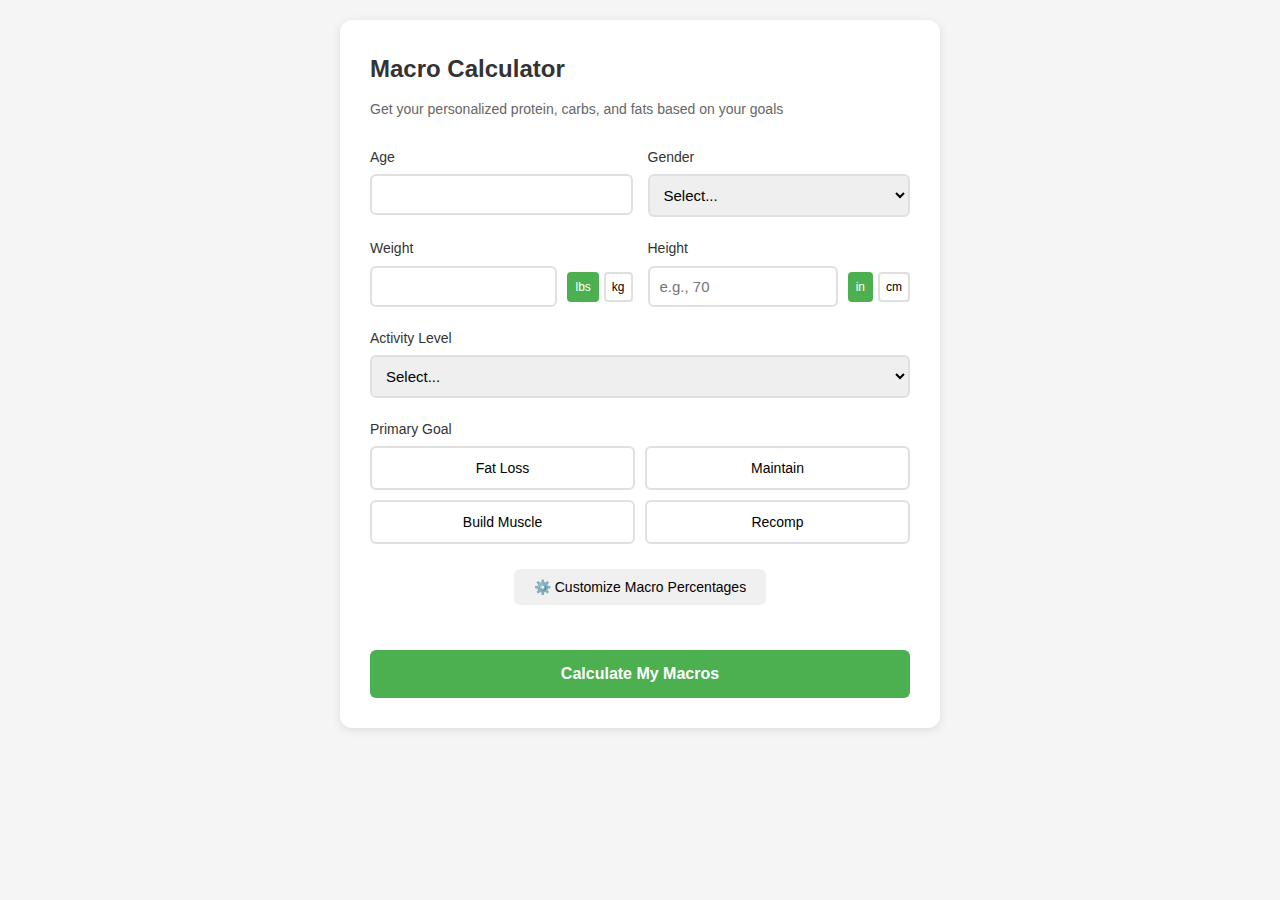
<file: macro-calculator-3.html>
<!DOCTYPE html>
<html lang="en">
<head>
    <meta charset="UTF-8">
    <meta name="viewport" content="width=device-width, initial-scale=1.0">
    <title>Macro Calculator</title>
    <style>
        * {
            margin: 0;
            padding: 0;
            box-sizing: border-box;
        }
        
        body {
            font-family: -apple-system, BlinkMacSystemFont, 'Segoe UI', Roboto, Oxygen, Ubuntu, Cantarell, sans-serif;
            background: #f5f5f5;
            padding: 20px;
            line-height: 1.6;
        }
        
        .calculator {
            max-width: 600px;
            margin: 0 auto;
            background: white;
            padding: 30px;
            border-radius: 12px;
            box-shadow: 0 2px 10px rgba(0,0,0,0.1);
        }
        
        h2 {
            color: #333;
            margin-bottom: 10px;
            font-size: 24px;
        }
        
        .subtitle {
            color: #666;
            margin-bottom: 25px;
            font-size: 14px;
        }
        
        .form-group {
            margin-bottom: 20px;
        }
        
        label {
            display: block;
            margin-bottom: 6px;
            color: #333;
            font-weight: 500;
            font-size: 14px;
        }
        
        input, select {
            width: 100%;
            padding: 10px;
            border: 2px solid #e0e0e0;
            border-radius: 6px;
            font-size: 15px;
            transition: border-color 0.3s;
        }
        
        input:focus, select:focus {
            outline: none;
            border-color: #4CAF50;
        }
        
        .row {
            display: grid;
            grid-template-columns: 1fr 1fr;
            gap: 15px;
        }
        
        .goal-buttons {
            display: grid;
            grid-template-columns: repeat(2, 1fr);
            gap: 10px;
            margin-top: 6px;
        }
        
        .goal-btn {
            padding: 12px;
            border: 2px solid #e0e0e0;
            background: white;
            border-radius: 6px;
            cursor: pointer;
            font-size: 14px;
            font-weight: 500;
            transition: all 0.3s;
        }
        
        .goal-btn:hover {
            border-color: #4CAF50;
        }
        
        .goal-btn.active {
            background: #4CAF50;
            color: white;
            border-color: #4CAF50;
        }
        
        .custom-toggle {
            margin: 25px 0 20px 0;
            text-align: center;
        }
        
        .toggle-btn {
            background: #f0f0f0;
            border: none;
            padding: 10px 20px;
            border-radius: 6px;
            cursor: pointer;
            font-size: 14px;
            font-weight: 500;
            transition: background 0.3s;
        }
        
        .toggle-btn:hover {
            background: #e0e0e0;
        }
        
        .custom-macros {
            display: none;
            margin-top: 20px;
            padding: 20px;
            background: #f9f9f9;
            border-radius: 8px;
        }
        
        .custom-macros.active {
            display: block;
        }
        
        .macro-slider {
            margin-bottom: 20px;
        }
        
        .slider-header {
            display: flex;
            justify-content: space-between;
            margin-bottom: 8px;
        }
        
        .slider-label {
            font-weight: 500;
            font-size: 14px;
        }
        
        .slider-value {
            color: #4CAF50;
            font-weight: 600;
        }
        
        input[type="range"] {
            width: 100%;
            height: 6px;
            border-radius: 3px;
            background: #e0e0e0;
            outline: none;
            padding: 0;
        }
        
        input[type="range"]::-webkit-slider-thumb {
            -webkit-appearance: none;
            appearance: none;
            width: 18px;
            height: 18px;
            border-radius: 50%;
            background: #4CAF50;
            cursor: pointer;
        }
        
        input[type="range"]::-moz-range-thumb {
            width: 18px;
            height: 18px;
            border-radius: 50%;
            background: #4CAF50;
            cursor: pointer;
            border: none;
        }
        
        .warning {
            background: #fff3cd;
            border-left: 4px solid #ffc107;
            padding: 10px;
            margin-top: 10px;
            border-radius: 4px;
            font-size: 13px;
            color: #856404;
        }
        
        .calculate-btn {
            width: 100%;
            padding: 15px;
            background: #4CAF50;
            color: white;
            border: none;
            border-radius: 6px;
            font-size: 16px;
            font-weight: 600;
            cursor: pointer;
            margin-top: 25px;
            transition: background 0.3s;
        }
        
        .calculate-btn:hover {
            background: #45a049;
        }
        
        .results {
            display: none;
            margin-top: 30px;
            padding: 25px;
            background: #f0f8f0;
            border-radius: 8px;
            border: 2px solid #4CAF50;
        }
        
        .results.active {
            display: block;
        }
        
        .results h3 {
            color: #2e7d32;
            margin-bottom: 20px;
            font-size: 20px;
        }
        
        .result-item {
            background: white;
            padding: 15px;
            border-radius: 6px;
            margin-bottom: 12px;
        }
        
        .result-label {
            font-size: 13px;
            color: #666;
            margin-bottom: 4px;
        }
        
        .result-value {
            font-size: 24px;
            font-weight: 700;
            color: #333;
        }
        
        .result-secondary {
            font-size: 14px;
            color: #666;
            margin-top: 4px;
        }
        
        .macro-breakdown {
            display: grid;
            grid-template-columns: repeat(3, 1fr);
            gap: 12px;
            margin-top: 15px;
        }
        
        .macro-card {
            background: white;
            padding: 15px;
            border-radius: 6px;
            text-align: center;
        }
        
        .macro-name {
            font-size: 12px;
            color: #666;
            text-transform: uppercase;
            letter-spacing: 0.5px;
            margin-bottom: 8px;
        }
        
        .macro-grams {
            font-size: 22px;
            font-weight: 700;
            color: #333;
            margin-bottom: 8px;
        }
        
        .macro-percent {
            font-size: 13px;
            color: #666;
            font-weight: 600;
            margin-bottom: 8px;
        }
        
        .macro-bar-container {
            width: 100%;
            height: 8px;
            background: #f0f0f0;
            border-radius: 4px;
            overflow: hidden;
            margin-top: 8px;
        }
        
        .macro-bar {
            height: 100%;
            border-radius: 4px;
            transition: width 0.6s ease;
        }
        
        .protein { border-left: 4px solid #e91e63; }
        .carbs { border-left: 4px solid #2196F3; }
        .fat { border-left: 4px solid #FF9800; }
        
        .protein .macro-bar { background: #e91e63; }
        .carbs .macro-bar { background: #2196F3; }
        .fat .macro-bar { background: #FF9800; }
        
        .tip {
            background: white;
            padding: 12px;
            border-radius: 6px;
            margin-top: 15px;
            font-size: 13px;
            color: #555;
            border-left: 4px solid #4CAF50;
        }
        
        .action-buttons {
            display: flex;
            gap: 10px;
            margin-top: 20px;
        }
        
        .action-btn {
            flex: 1;
            padding: 12px;
            border: 2px solid #4CAF50;
            background: white;
            color: #4CAF50;
            border-radius: 6px;
            font-size: 14px;
            font-weight: 600;
            cursor: pointer;
            transition: all 0.3s;
        }
        
        .action-btn:hover {
            background: #4CAF50;
            color: white;
        }
        
        .action-btn.primary {
            background: #4CAF50;
            color: white;
        }
        
        .action-btn.primary:hover {
            background: #45a049;
        }
        
        .example-meals {
            background: white;
            padding: 20px;
            border-radius: 6px;
            margin-top: 15px;
            border-left: 4px solid #2196F3;
        }
        
        .example-meals h4 {
            color: #2196F3;
            margin-bottom: 12px;
            font-size: 15px;
        }
        
        .meal-examples {
            font-size: 13px;
            color: #555;
            line-height: 1.8;
        }
        
        .meal-item {
            margin-bottom: 8px;
            padding-left: 18px;
            position: relative;
        }
        
        .meal-item:before {
            content: "→";
            position: absolute;
            left: 0;
            color: #2196F3;
            font-weight: bold;
        }
        
        .copied-notification {
            position: fixed;
            top: 20px;
            right: 20px;
            background: #4CAF50;
            color: white;
            padding: 15px 25px;
            border-radius: 6px;
            box-shadow: 0 4px 12px rgba(0,0,0,0.2);
            opacity: 0;
            transform: translateY(-20px);
            transition: all 0.3s;
            z-index: 1000;
            font-weight: 600;
        }
        
        .copied-notification.show {
            opacity: 1;
            transform: translateY(0);
        }
        
        .unit-toggle {
            display: flex;
            gap: 5px;
            margin-top: 6px;
        }
        
        .unit-btn {
            flex: 1;
            padding: 6px;
            border: 2px solid #e0e0e0;
            background: white;
            border-radius: 4px;
            cursor: pointer;
            font-size: 12px;
            font-weight: 500;
            transition: all 0.3s;
        }
        
        .unit-btn:hover {
            border-color: #4CAF50;
        }
        
        .unit-btn.active {
            background: #4CAF50;
            color: white;
            border-color: #4CAF50;
        }
        
        .input-with-unit {
            display: flex;
            gap: 10px;
            align-items: flex-start;
        }
        
        .input-wrapper {
            flex: 1;
        }
        
        @media (max-width: 600px) {
            .calculator {
                padding: 20px;
            }
            
            .row {
                grid-template-columns: 1fr;
            }
            
            .goal-buttons {
                grid-template-columns: 1fr;
            }
            
            .macro-breakdown {
                grid-template-columns: 1fr;
            }
            
            /* Bigger touch targets on mobile */
            .goal-btn {
                padding: 16px;
                font-size: 15px;
            }
            
            .unit-btn {
                padding: 10px;
                font-size: 13px;
            }
            
            input, select {
                padding: 14px;
                font-size: 16px; /* Prevents iOS zoom */
            }
            
            .calculate-btn {
                padding: 18px;
                font-size: 17px;
            }
            
            /* Easier slider control on mobile */
            input[type="range"]::-webkit-slider-thumb {
                width: 24px;
                height: 24px;
            }
            
            input[type="range"]::-moz-range-thumb {
                width: 24px;
                height: 24px;
            }
            
            .action-buttons {
                flex-direction: column;
            }
            
            .action-btn {
                padding: 14px;
            }
            
            h2 {
                font-size: 22px;
            }
            
            .result-value {
                font-size: 28px;
            }
        }
    </style>
</head>
<body>
    <div class="calculator">
        <h2>Macro Calculator</h2>
        <p class="subtitle">Get your personalized protein, carbs, and fats based on your goals</p>
        
        <form id="macroForm">
            <div class="row">
                <div class="form-group">
                    <label for="age">Age</label>
                    <input type="number" id="age" min="15" max="100" required>
                </div>
                
                <div class="form-group">
                    <label for="gender">Gender</label>
                    <select id="gender" required>
                        <option value="">Select...</option>
                        <option value="male">Male</option>
                        <option value="female">Female</option>
                    </select>
                </div>
            </div>
            
            <div class="row">
                <div class="form-group">
                    <label for="weight">Weight</label>
                    <div class="input-with-unit">
                        <div class="input-wrapper">
                            <input type="number" id="weight" min="20" max="500" step="0.1" required>
                        </div>
                        <div class="unit-toggle">
                            <button type="button" class="unit-btn active" data-unit="weight" data-value="lbs">lbs</button>
                            <button type="button" class="unit-btn" data-unit="weight" data-value="kg">kg</button>
                        </div>
                    </div>
                </div>
                
                <div class="form-group">
                    <label for="height">Height</label>
                    <div class="input-with-unit">
                        <div class="input-wrapper">
                            <input type="number" id="height" min="30" max="300" step="0.1" required placeholder="e.g., 70">
                        </div>
                        <div class="unit-toggle">
                            <button type="button" class="unit-btn active" data-unit="height" data-value="in">in</button>
                            <button type="button" class="unit-btn" data-unit="height" data-value="cm">cm</button>
                        </div>
                    </div>
                </div>
            </div>
            
            <div class="form-group">
                <label for="activity">Activity Level</label>
                <select id="activity" required>
                    <option value="">Select...</option>
                    <option value="1.2">Sedentary (desk job, little to no exercise)</option>
                    <option value="1.375">Lightly Active (light exercise 1-3 days/week)</option>
                    <option value="1.55">Moderately Active (moderate exercise 3-5 days/week)</option>
                    <option value="1.725">Very Active (hard exercise 6-7 days/week)</option>
                    <option value="1.9">Extremely Active (physical job + hard exercise daily)</option>
                </select>
            </div>
            
            <div class="form-group">
                <label>Primary Goal</label>
                <div class="goal-buttons">
                    <button type="button" class="goal-btn" data-goal="cut">Fat Loss</button>
                    <button type="button" class="goal-btn" data-goal="maintain">Maintain</button>
                    <button type="button" class="goal-btn" data-goal="bulk">Build Muscle</button>
                    <button type="button" class="goal-btn" data-goal="recomp">Recomp</button>
                </div>
            </div>
            
            <div class="custom-toggle">
                <button type="button" class="toggle-btn" id="customToggle">
                    ⚙️ Customize Macro Percentages
                </button>
            </div>
            
            <div class="custom-macros" id="customMacros">
                <div class="macro-slider">
                    <div class="slider-header">
                        <span class="slider-label">Protein</span>
                        <span class="slider-value" id="proteinValue">30%</span>
                    </div>
                    <input type="range" id="proteinSlider" min="15" max="50" value="30">
                    <div id="proteinWarning"></div>
                </div>
                
                <div class="macro-slider">
                    <div class="slider-header">
                        <span class="slider-label">Carbs</span>
                        <span class="slider-value" id="carbsValue">40%</span>
                    </div>
                    <input type="range" id="carbsSlider" min="10" max="60" value="40">
                </div>
                
                <div class="macro-slider">
                    <div class="slider-header">
                        <span class="slider-label">Fat</span>
                        <span class="slider-value" id="fatValue">30%</span>
                    </div>
                    <input type="range" id="fatSlider" min="15" max="50" value="30">
                    <div id="fatWarning"></div>
                </div>
            </div>
            
            <button type="submit" class="calculate-btn">Calculate My Macros</button>
        </form>
        
        <div class="results" id="results">
            <h3>Your Personalized Macros</h3>
            
            <div class="result-item">
                <div class="result-label">Daily Calories</div>
                <div class="result-value" id="totalCalories">0</div>
                <div class="result-secondary" id="goalDescription"></div>
            </div>
            
            <div class="macro-breakdown">
                <div class="macro-card protein">
                    <div class="macro-name">Protein</div>
                    <div class="macro-grams" id="proteinGrams">0g</div>
                    <div class="macro-percent" id="proteinPercent">0%</div>
                    <div class="macro-bar-container">
                        <div class="macro-bar" id="proteinBar" style="width: 0%"></div>
                    </div>
                </div>
                
                <div class="macro-card carbs">
                    <div class="macro-name">Carbs</div>
                    <div class="macro-grams" id="carbsGrams">0g</div>
                    <div class="macro-percent" id="carbsPercent">0%</div>
                    <div class="macro-bar-container">
                        <div class="macro-bar" id="carbsBar" style="width: 0%"></div>
                    </div>
                </div>
                
                <div class="macro-card fat">
                    <div class="macro-name">Fat</div>
                    <div class="macro-grams" id="fatGrams">0g</div>
                    <div class="macro-percent" id="fatPercent">0%</div>
                    <div class="macro-bar-container">
                        <div class="macro-bar" id="fatBar" style="width: 0%"></div>
                    </div>
                </div>
            </div>
            
            <div class="example-meals">
                <h4>📋 Example Day of Eating</h4>
                <div class="meal-examples" id="mealExamples">
                    <!-- Populated by JavaScript -->
                </div>
            </div>
            
            <div class="tip" id="goalTip"></div>
            
            <div class="action-buttons">
                <button class="action-btn" id="copyBtn">📋 Copy Results</button>
                <button class="action-btn" id="emailBtn">✉️ Email to Me</button>
            </div>
        </div>
    </div>
    
    <div class="copied-notification" id="copiedNotification">
        ✓ Results copied to clipboard!
    </div>

    <script>
        // Unit tracking
        let weightUnit = 'lbs';
        let heightUnit = 'in';
        
        // Goal presets
        const goalPresets = {
            cut: { protein: 40, carbs: 30, fat: 30, modifier: -0.20, tip: 'Higher protein preserves muscle during your deficit. Recalculate every 10-15 lbs lost.' },
            maintain: { protein: 30, carbs: 40, fat: 30, modifier: 0, tip: 'Balanced macros for maintaining your current physique. Adjust if body composition changes.' },
            bulk: { protein: 30, carbs: 45, fat: 25, modifier: 0.15, tip: 'Higher carbs fuel muscle growth and training performance. Aim for 0.5-1 lb gain per week.' },
            recomp: { protein: 35, carbs: 35, fat: 30, modifier: 0, tip: 'Higher protein than maintenance supports muscle gain while losing fat. Progress may be slower but sustainable.' }
        };
        
        let selectedGoal = null;
        let isCustomMode = false;
        
        // Unit toggle handling
        document.querySelectorAll('.unit-btn').forEach(btn => {
            btn.addEventListener('click', function() {
                const unitType = this.dataset.unit;
                const newUnit = this.dataset.value;
                const input = document.getElementById(unitType);
                const currentValue = parseFloat(input.value);
                
                // Remove active from siblings
                this.parentElement.querySelectorAll('.unit-btn').forEach(b => b.classList.remove('active'));
                this.classList.add('active');
                
                // Convert existing value if there is one
                if (currentValue && !isNaN(currentValue)) {
                    if (unitType === 'weight') {
                        if (weightUnit === 'lbs' && newUnit === 'kg') {
                            // lbs to kg
                            input.value = (currentValue * 0.453592).toFixed(1);
                        } else if (weightUnit === 'kg' && newUnit === 'lbs') {
                            // kg to lbs
                            input.value = (currentValue * 2.20462).toFixed(1);
                        }
                        weightUnit = newUnit;
                    } else if (unitType === 'height') {
                        if (heightUnit === 'in' && newUnit === 'cm') {
                            // inches to cm
                            input.value = (currentValue * 2.54).toFixed(1);
                        } else if (heightUnit === 'cm' && newUnit === 'in') {
                            // cm to inches
                            input.value = (currentValue / 2.54).toFixed(1);
                        }
                        heightUnit = newUnit;
                    }
                } else {
                    // No value yet, just update the unit
                    if (unitType === 'weight') {
                        weightUnit = newUnit;
                        // Update placeholder hints
                        input.placeholder = newUnit === 'kg' ? 'e.g., 70' : 'e.g., 155';
                    } else if (unitType === 'height') {
                        heightUnit = newUnit;
                        input.placeholder = newUnit === 'cm' ? 'e.g., 175' : 'e.g., 70';
                    }
                }
            });
        });
        
        // Goal button handling
        document.querySelectorAll('.goal-btn').forEach(btn => {
            btn.addEventListener('click', function() {
                document.querySelectorAll('.goal-btn').forEach(b => b.classList.remove('active'));
                this.classList.add('active');
                selectedGoal = this.dataset.goal;
                
                // Update sliders with preset values if not in custom mode
                if (!isCustomMode) {
                    const preset = goalPresets[selectedGoal];
                    document.getElementById('proteinSlider').value = preset.protein;
                    document.getElementById('carbsSlider').value = preset.carbs;
                    document.getElementById('fatSlider').value = preset.fat;
                    updateSliderValues();
                }
            });
        });
        
        // Custom toggle
        document.getElementById('customToggle').addEventListener('click', function() {
            isCustomMode = !isCustomMode;
            document.getElementById('customMacros').classList.toggle('active');
            this.textContent = isCustomMode ? '✓ Using Custom Macros' : '⚙️ Customize Macro Percentages';
        });
        
        // Slider handling
        const proteinSlider = document.getElementById('proteinSlider');
        const carbsSlider = document.getElementById('carbsSlider');
        const fatSlider = document.getElementById('fatSlider');
        
        function updateSliderValues() {
            const protein = parseInt(proteinSlider.value);
            const carbs = parseInt(carbsSlider.value);
            const fat = parseInt(fatSlider.value);
            
            document.getElementById('proteinValue').textContent = protein + '%';
            document.getElementById('carbsValue').textContent = carbs + '%';
            document.getElementById('fatValue').textContent = fat + '%';
            
            // Warnings
            const proteinWarning = document.getElementById('proteinWarning');
            const fatWarning = document.getElementById('fatWarning');
            
            if (protein < 25) {
                proteinWarning.innerHTML = '<div class="warning">⚠️ Low protein may make it harder to maintain muscle</div>';
            } else {
                proteinWarning.innerHTML = '';
            }
            
            if (fat < 20) {
                fatWarning.innerHTML = '<div class="warning">⚠️ Very low fat can affect hormone production</div>';
            } else {
                fatWarning.innerHTML = '';
            }
        }
        
        proteinSlider.addEventListener('input', updateSliderValues);
        carbsSlider.addEventListener('input', updateSliderValues);
        fatSlider.addEventListener('input', updateSliderValues);
        
        // Form submission
        document.getElementById('macroForm').addEventListener('submit', function(e) {
            e.preventDefault();
            
            if (!selectedGoal) {
                alert('Please select a goal');
                return;
            }
            
            // Get form values
            const age = parseInt(document.getElementById('age').value);
            const gender = document.getElementById('gender').value;
            let weight = parseFloat(document.getElementById('weight').value);
            let height = parseFloat(document.getElementById('height').value);
            const activity = parseFloat(document.getElementById('activity').value);
            
            // Convert to metric for BMR calculation (Mifflin-St Jeor uses kg and cm)
            let weightKg = weightUnit === 'kg' ? weight : weight * 0.453592;
            let heightCm = heightUnit === 'cm' ? height : height * 2.54;
            
            let bmr;
            if (gender === 'male') {
                bmr = (10 * weightKg) + (6.25 * heightCm) - (5 * age) + 5;
            } else {
                bmr = (10 * weightKg) + (6.25 * heightCm) - (5 * age) - 161;
            }
            
            // Calculate TDEE
            const tdee = bmr * activity;
            
            // Apply goal modifier
            const preset = goalPresets[selectedGoal];
            const targetCalories = Math.round(tdee * (1 + preset.modifier));
            
            // Get macro percentages
            const proteinPercent = parseInt(proteinSlider.value);
            const carbsPercent = parseInt(carbsSlider.value);
            const fatPercent = parseInt(fatSlider.value);
            
            // Calculate macro grams
            const proteinGrams = Math.round((targetCalories * proteinPercent / 100) / 4);
            const carbsGrams = Math.round((targetCalories * carbsPercent / 100) / 4);
            const fatGrams = Math.round((targetCalories * fatPercent / 100) / 9);
            
            // Display results
            document.getElementById('totalCalories').textContent = targetCalories.toLocaleString() + ' calories';
            
            const goalDescriptions = {
                cut: `${Math.abs(preset.modifier * 100)}% deficit for fat loss`,
                maintain: 'At maintenance for current weight',
                bulk: `${preset.modifier * 100}% surplus for muscle gain`,
                recomp: 'At maintenance for body recomposition'
            };
            document.getElementById('goalDescription').textContent = goalDescriptions[selectedGoal];
            
            document.getElementById('proteinGrams').textContent = proteinGrams + 'g';
            document.getElementById('proteinPercent').textContent = proteinPercent + '%';
            document.getElementById('proteinBar').style.width = proteinPercent + '%';
            
            document.getElementById('carbsGrams').textContent = carbsGrams + 'g';
            document.getElementById('carbsPercent').textContent = carbsPercent + '%';
            document.getElementById('carbsBar').style.width = carbsPercent + '%';
            
            document.getElementById('fatGrams').textContent = fatGrams + 'g';
            document.getElementById('fatPercent').textContent = fatPercent + '%';
            document.getElementById('fatBar').style.width = fatPercent + '%';
            
            document.getElementById('goalTip').textContent = '💡 ' + preset.tip;
            
            // Generate example meals
            generateExampleMeals(proteinGrams, carbsGrams, fatGrams, selectedGoal);
            
            // Show results
            document.getElementById('results').classList.add('active');
            
            // Scroll to results
            document.getElementById('results').scrollIntoView({ behavior: 'smooth', block: 'nearest' });
        });
        
        // Generate example meal ideas
        function generateExampleMeals(protein, carbs, fat, goal) {
            const mealDiv = document.getElementById('mealExamples');
            
            // Calculate per-meal macros (assuming 3 main meals + snack)
            const proteinPerMeal = Math.round(protein / 3);
            const carbsPerMeal = Math.round(carbs / 3);
            const fatPerMeal = Math.round(fat / 3);
            
            let mealText = '';
            
            if (goal === 'cut') {
                mealText = `
                    <div style="font-weight: 600; margin-bottom: 10px; color: #333;">Sample Fat Loss Day (~${protein}P / ${carbs}C / ${fat}F):</div>
                    
                    <div style="margin-bottom: 12px;">
                        <div style="font-weight: 600; color: #e91e63; font-size: 13px; margin-bottom: 4px;">🌅 BREAKFAST (${proteinPerMeal}P / ${carbsPerMeal}C / ${fatPerMeal}F)</div>
                        <div class="meal-item">4 whole eggs scrambled (24P / 2C / 20F)</div>
                        <div class="meal-item">2 slices whole wheat toast (8P / 26C / 2F)</div>
                        <div class="meal-item">1 cup berries (1P / 20C / 0F)</div>
                        <div class="meal-item">Black coffee or green tea</div>
                    </div>
                    
                    <div style="margin-bottom: 12px;">
                        <div style="font-weight: 600; color: #e91e63; font-size: 13px; margin-bottom: 4px;">🍗 LUNCH (${proteinPerMeal}P / ${carbsPerMeal}C / ${fatPerMeal}F)</div>
                        <div class="meal-item">6oz grilled chicken breast (42P / 0C / 3F)</div>
                        <div class="meal-item">1 cup brown rice (5P / 45C / 2F)</div>
                        <div class="meal-item">2 cups mixed vegetables (4P / 12C / 0F)</div>
                        <div class="meal-item">1 tbsp olive oil for cooking (0P / 0C / 14F)</div>
                    </div>
                    
                    <div style="margin-bottom: 12px;">
                        <div style="font-weight: 600; color: #e91e63; font-size: 13px; margin-bottom: 4px;">🥗 DINNER (${proteinPerMeal}P / ${carbsPerMeal}C / ${fatPerMeal}F)</div>
                        <div class="meal-item">6oz white fish or lean beef (40P / 0C / 5F)</div>
                        <div class="meal-item">1 medium sweet potato (2P / 26C / 0F)</div>
                        <div class="meal-item">Large mixed green salad (2P / 8C / 0F)</div>
                        <div class="meal-item">2 tbsp vinaigrette dressing (0P / 2C / 10F)</div>
                    </div>
                    
                    <div style="margin-bottom: 12px;">
                        <div style="font-weight: 600; color: #e91e63; font-size: 13px; margin-bottom: 4px;">🍎 SNACK</div>
                        <div class="meal-item">1 scoop protein powder (25P / 3C / 1F)</div>
                        <div class="meal-item">1 small apple or 1oz almonds</div>
                    </div>
                    
                    <div style="margin-top: 12px; padding: 10px; background: #fff3cd; border-radius: 4px; font-size: 12px; color: #856404;">
                        <strong>💡 Fat Loss Tips:</strong> Drink 3-4L water daily. Keep protein high at every meal. Save most carbs for post-workout. Track your food for 2 weeks to learn portions.
                    </div>
                `;
            } else if (goal === 'bulk') {
                mealText = `
                    <div style="font-weight: 600; margin-bottom: 10px; color: #333;">Sample Bulking Day (~${protein}P / ${carbs}C / ${fat}F):</div>
                    
                    <div style="margin-bottom: 12px;">
                        <div style="font-weight: 600; color: #2196F3; font-size: 13px; margin-bottom: 4px;">🌅 BREAKFAST (${proteinPerMeal}P / ${Math.round(carbsPerMeal * 1.2)}C / ${fatPerMeal}F)</div>
                        <div class="meal-item">1 cup oatmeal with 1 scoop protein powder (30P / 54C / 7F)</div>
                        <div class="meal-item">1 banana and 1 tbsp peanut butter (4P / 30C / 8F)</div>
                        <div class="meal-item">2 whole eggs (12P / 1C / 10F)</div>
                        <div class="meal-item">1 glass whole milk (8P / 12C / 8F)</div>
                    </div>
                    
                    <div style="margin-bottom: 12px;">
                        <div style="font-weight: 600; color: #2196F3; font-size: 13px; margin-bottom: 4px;">🍗 LUNCH (${proteinPerMeal}P / ${carbsPerMeal}C / ${fatPerMeal}F)</div>
                        <div class="meal-item">8oz ground beef (80/20) (46P / 0C / 30F)</div>
                        <div class="meal-item">2 cups white rice (8P / 90C / 0F)</div>
                        <div class="meal-item">1 cup black beans (15P / 40C / 1F)</div>
                        <div class="meal-item">Cheese and sour cream (8P / 4C / 16F)</div>
                    </div>
                    
                    <div style="margin-bottom: 12px;">
                        <div style="font-weight: 600; color: #2196F3; font-size: 13px; margin-bottom: 4px;">💪 PRE-WORKOUT SNACK</div>
                        <div class="meal-item">2 rice cakes with 2 tbsp honey (2P / 40C / 0F)</div>
                        <div class="meal-item">1 scoop protein shake (25P / 3C / 1F)</div>
                    </div>
                    
                    <div style="margin-bottom: 12px;">
                        <div style="font-weight: 600; color: #2196F3; font-size: 13px; margin-bottom: 4px;">🥩 DINNER (${proteinPerMeal}P / ${carbsPerMeal}C / ${fatPerMeal}F)</div>
                        <div class="meal-item">8oz salmon or chicken thighs (50P / 0C / 24F)</div>
                        <div class="meal-item">2 cups pasta (14P / 86C / 2F)</div>
                        <div class="meal-item">Marinara sauce and parmesan (5P / 18C / 8F)</div>
                        <div class="meal-item">Side salad with olive oil (2P / 8C / 14F)</div>
                    </div>
                    
                    <div style="margin-bottom: 12px;">
                        <div style="font-weight: 600; color: #2196F3; font-size: 13px; margin-bottom: 4px;">🌙 EVENING SNACK</div>
                        <div class="meal-item">Greek yogurt with granola (20P / 45C / 8F)</div>
                        <div class="meal-item">Or protein shake with whole milk</div>
                    </div>
                    
                    <div style="margin-top: 12px; padding: 10px; background: #e3f2fd; border-radius: 4px; font-size: 12px; color: #1565c0;">
                        <strong>💡 Bulking Tips:</strong> Eat every 3-4 hours. Don't skip meals. Liquid calories help (milk, shakes). Prioritize carbs around training. Aim for 0.5-1lb gain per week.
                    </div>
                `;
            } else if (goal === 'maintain') {
                mealText = `
                    <div style="font-weight: 600; margin-bottom: 10px; color: #333;">Sample Maintenance Day (~${protein}P / ${carbs}C / ${fat}F):</div>
                    
                    <div style="margin-bottom: 12px;">
                        <div style="font-weight: 600; color: #4CAF50; font-size: 13px; margin-bottom: 4px;">🌅 BREAKFAST (${proteinPerMeal}P / ${carbsPerMeal}C / ${fatPerMeal}F)</div>
                        <div class="meal-item">3 whole eggs + 2 egg whites (26P / 2C / 15F)</div>
                        <div class="meal-item">2 slices whole grain toast (8P / 24C / 2F)</div>
                        <div class="meal-item">1/2 avocado (2P / 9C / 15F)</div>
                        <div class="meal-item">1 orange (1P / 15C / 0F)</div>
                    </div>
                    
                    <div style="margin-bottom: 12px;">
                        <div style="font-weight: 600; color: #4CAF50; font-size: 13px; margin-bottom: 4px;">🍗 LUNCH (${proteinPerMeal}P / ${carbsPerMeal}C / ${fatPerMeal}F)</div>
                        <div class="meal-item">7oz grilled chicken (49P / 0C / 5F)</div>
                        <div class="meal-item">1.5 cups quinoa (12P / 60C / 6F)</div>
                        <div class="meal-item">Mixed roasted vegetables (4P / 20C / 5F)</div>
                        <div class="meal-item">Small side salad (2P / 5C / 0F)</div>
                    </div>
                    
                    <div style="margin-bottom: 12px;">
                        <div style="font-weight: 600; color: #4CAF50; font-size: 13px; margin-bottom: 4px;">🍎 AFTERNOON SNACK</div>
                        <div class="meal-item">Greek yogurt (200g) (20P / 10C / 5F)</div>
                        <div class="meal-item">Handful of mixed nuts (6P / 6C / 16F)</div>
                    </div>
                    
                    <div style="margin-bottom: 12px;">
                        <div style="font-weight: 600; color: #4CAF50; font-size: 13px; margin-bottom: 4px;">🥗 DINNER (${proteinPerMeal}P / ${carbsPerMeal}C / ${fatPerMeal}F)</div>
                        <div class="meal-item">6oz lean steak or pork (42P / 0C / 12F)</div>
                        <div class="meal-item">1 large baked potato (4P / 37C / 0F)</div>
                        <div class="meal-item">Grilled asparagus (4P / 8C / 0F)</div>
                        <div class="meal-item">1 tbsp butter for potato (0P / 0C / 12F)</div>
                    </div>
                    
                    <div style="margin-top: 12px; padding: 10px; background: #f1f8e9; border-radius: 4px; font-size: 12px; color: #558b2f;">
                        <strong>💡 Maintenance Tips:</strong> Consistency is key. Weigh yourself weekly and adjust if trending up/down. Focus on performance in the gym. Enjoy flexible eating 80/20 rule.
                    </div>
                `;
            } else { // recomp
                mealText = `
                    <div style="font-weight: 600; margin-bottom: 10px; color: #333;">Sample Recomp Day (~${protein}P / ${carbs}C / ${fat}F):</div>
                    
                    <div style="margin-bottom: 12px;">
                        <div style="font-weight: 600; color: #FF9800; font-size: 13px; margin-bottom: 4px;">🌅 BREAKFAST (${proteinPerMeal}P / ${Math.round(carbsPerMeal * 0.8)}C / ${fatPerMeal}F)</div>
                        <div class="meal-item">5 egg whites + 2 whole eggs (30P / 2C / 10F)</div>
                        <div class="meal-item">1 cup oatmeal (5P / 27C / 3F)</div>
                        <div class="meal-item">1 tbsp almond butter (4P / 3C / 9F)</div>
                        <div class="meal-item">Coffee with splash of milk</div>
                    </div>
                    
                    <div style="margin-bottom: 12px;">
                        <div style="font-weight: 600; color: #FF9800; font-size: 13px; margin-bottom: 4px;">🥗 LUNCH (${proteinPerMeal}P / ${Math.round(carbsPerMeal * 0.7)}C / ${fatPerMeal}F)</div>
                        <div class="meal-item">7oz turkey breast (49P / 0C / 2F)</div>
                        <div class="meal-item">Large mixed salad with veggies (5P / 15C / 0F)</div>
                        <div class="meal-item">1/2 cup chickpeas (6P / 20C / 2F)</div>
                        <div class="meal-item">2 tbsp olive oil dressing (0P / 0C / 28F)</div>
                    </div>
                    
                    <div style="margin-bottom: 12px;">
                        <div style="font-weight: 600; color: #FF9800; font-size: 13px; margin-bottom: 4px;">💪 PRE-WORKOUT (High Carb)</div>
                        <div class="meal-item">1 scoop protein powder (25P / 3C / 1F)</div>
                        <div class="meal-item">1 medium banana (1P / 27C / 0F)</div>
                        <div class="meal-item">Rice cakes or white bread (2P / 30C / 0F)</div>
                    </div>
                    
                    <div style="margin-bottom: 12px;">
                        <div style="font-weight: 600; color: #FF9800; font-size: 13px; margin-bottom: 4px;">🍗 DINNER - POST WORKOUT (${proteinPerMeal}P / ${Math.round(carbsPerMeal * 1.5)}C / ${Math.round(fatPerMeal * 0.8)}F)</div>
                        <div class="meal-item">8oz chicken breast (56P / 0C / 6F)</div>
                        <div class="meal-item">1.5 cups white rice (6P / 68C / 1F)</div>
                        <div class="meal-item">Steamed broccoli (4P / 12C / 0F)</div>
                        <div class="meal-item">Teriyaki sauce (1P / 8C / 0F)</div>
                    </div>
                    
                    <div style="margin-bottom: 12px;">
                        <div style="font-weight: 600; color: #FF9800; font-size: 13px; margin-bottom: 4px;">🌙 EVENING SNACK (Lower Carb)</div>
                        <div class="meal-item">Casein protein shake (25P / 3C / 1F)</div>
                        <div class="meal-item">1oz mixed nuts (6P / 6C / 16F)</div>
                    </div>
                    
                    <div style="margin-top: 12px; padding: 10px; background: #fff3e0; border-radius: 4px; font-size: 12px; color: #e65100;">
                        <strong>💡 Recomp Tips:</strong> Time carbs around training (more pre/post workout, less on rest days). Keep protein HIGH (1g/lb minimum). Lift heavy 4-5x/week. Be patient - recomp is slow but effective. Take progress photos monthly.
                    </div>
                `;
            }
            
            mealDiv.innerHTML = mealText;
        }
        
        // Copy to clipboard functionality
        document.getElementById('copyBtn').addEventListener('click', function() {
            const calories = document.getElementById('totalCalories').textContent;
            const protein = document.getElementById('proteinGrams').textContent;
            const carbs = document.getElementById('carbsGrams').textContent;
            const fat = document.getElementById('fatGrams').textContent;
            const proteinPercent = document.getElementById('proteinPercent').textContent;
            const carbsPercent = document.getElementById('carbsPercent').textContent;
            const fatPercent = document.getElementById('fatPercent').textContent;
            
            const resultsText = `MY MACRO TARGETS

Daily Calories: ${calories}
Goal: ${selectedGoal.charAt(0).toUpperCase() + selectedGoal.slice(1)}

MACROS:
Protein: ${protein} (${proteinPercent})
Carbs: ${carbs} (${carbsPercent})
Fat: ${fat} (${fatPercent})

📅 Recalculate every 10-15 lbs of weight change
💪 Generated with Macro Calculator`;
            
            navigator.clipboard.writeText(resultsText).then(() => {
                // Show notification
                const notification = document.getElementById('copiedNotification');
                notification.classList.add('show');
                setTimeout(() => {
                    notification.classList.remove('show');
                }, 2500);
            }).catch(err => {
                alert('Results:\n\n' + resultsText);
            });
        });
        
        // Email functionality
        document.getElementById('emailBtn').addEventListener('click', function() {
            const calories = document.getElementById('totalCalories').textContent;
            const protein = document.getElementById('proteinGrams').textContent;
            const carbs = document.getElementById('carbsGrams').textContent;
            const fat = document.getElementById('fatGrams').textContent;
            const proteinPercent = document.getElementById('proteinPercent').textContent;
            const carbsPercent = document.getElementById('carbsPercent').textContent;
            const fatPercent = document.getElementById('fatPercent').textContent;
            
            const subject = encodeURIComponent('My Macro Targets');
            const body = encodeURIComponent(`MY MACRO TARGETS

Daily Calories: ${calories}
Goal: ${selectedGoal.charAt(0).toUpperCase() + selectedGoal.slice(1)}

MACROS:
Protein: ${protein} (${proteinPercent})
Carbs: ${carbs} (${carbsPercent})
Fat: ${fat} (${fatPercent})

📅 Recalculate every 10-15 lbs of weight change`);
            
            window.location.href = `mailto:?subject=${subject}&body=${body}`;
        });
        
        // Initialize slider values
        updateSliderValues();
    </script>
</body>
</html>
</file>
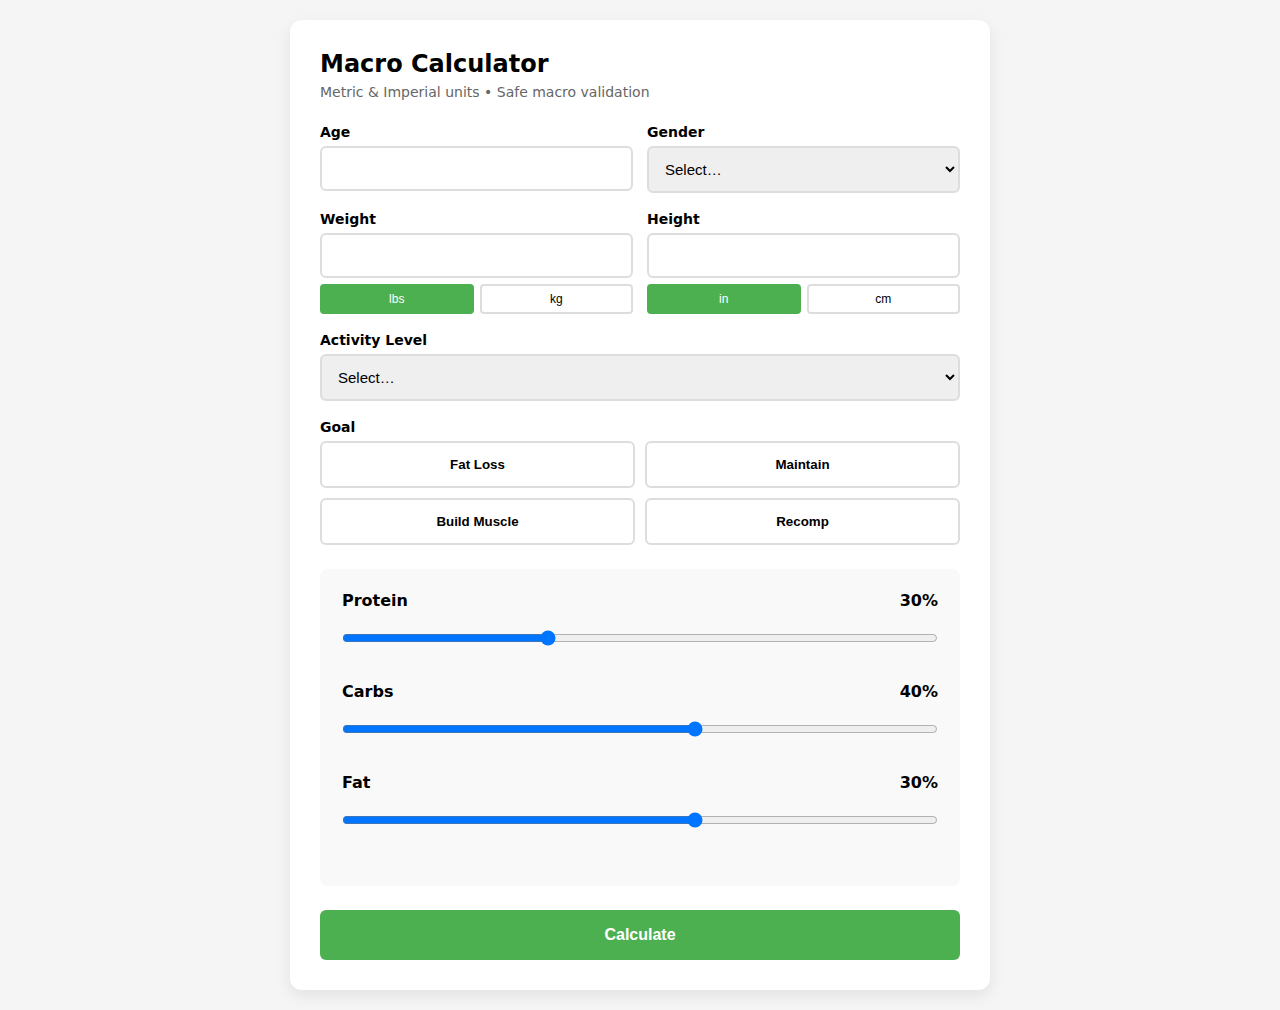
<file: macro-calculator.html>
<!DOCTYPE html>
<html lang="en">
<head>
<meta charset="UTF-8" />
<meta name="viewport" content="width=device-width, initial-scale=1.0" />
<title>Macro Calculator</title>

<style>
* { box-sizing: border-box; margin: 0; padding: 0; }

body {
  font-family: system-ui, -apple-system, BlinkMacSystemFont, sans-serif;
  background: #f5f5f5;
  padding: 20px;
}

.calculator {
  max-width: 700px;
  margin: auto;
  background: #fff;
  padding: 30px;
  border-radius: 12px;
  box-shadow: 0 6px 16px rgba(0,0,0,.08);
}

h2 { margin-bottom: 6px; }
.subtitle { color: #666; font-size: 14px; margin-bottom: 24px; }

.form-group { margin-bottom: 18px; }
label { font-weight: 600; font-size: 14px; margin-bottom: 6px; display: block; }

input, select {
  width: 100%;
  padding: 12px;
  font-size: 15px;
  border-radius: 6px;
  border: 2px solid #ddd;
}

.row {
  display: grid;
  grid-template-columns: 1fr 1fr;
  gap: 14px;
}

.unit-toggle {
  display: flex;
  gap: 6px;
  margin-top: 6px;
}

.unit-btn {
  flex: 1;
  padding: 6px;
  font-size: 12px;
  border-radius: 4px;
  border: 2px solid #ddd;
  background: #fff;
  cursor: pointer;
}

.unit-btn.active {
  background: #4CAF50;
  color: #fff;
  border-color: #4CAF50;
}

.goal-buttons {
  display: grid;
  grid-template-columns: repeat(2,1fr);
  gap: 10px;
}

.goal-btn {
  padding: 14px;
  border-radius: 6px;
  border: 2px solid #ddd;
  background: #fff;
  font-weight: 600;
  cursor: pointer;
}

.goal-btn.active {
  background: #4CAF50;
  color: #fff;
  border-color: #4CAF50;
}

.custom-macros {
  margin-top: 24px;
  background: #f9f9f9;
  padding: 20px;
  border-radius: 8px;
  border: 2px solid transparent;
}

.custom-macros.invalid {
  border-color: #ffc107;
}

.slider {
  margin-bottom: 18px;
}

.slider-header {
  display: flex;
  justify-content: space-between;
  font-weight: 600;
  margin-bottom: 6px;
}

.calculate-btn {
  width: 100%;
  margin-top: 24px;
  padding: 16px;
  font-size: 16px;
  font-weight: 700;
  border-radius: 6px;
  border: none;
  background: #4CAF50;
  color: #fff;
  cursor: pointer;
}

.results {
  display: none;
  margin-top: 30px;
  padding: 24px;
  border-radius: 8px;
  border: 2px solid #4CAF50;
  background: #f0f8f0;
}

.results.active { display: block; }
</style>
</head>

<body>
<div class="calculator">

<h2>Macro Calculator</h2>
<p class="subtitle">Metric & Imperial units • Safe macro validation</p>

<form id="form">

<div class="row">
  <div class="form-group">
    <label>Age</label>
    <input type="number" id="age" required>
  </div>

  <div class="form-group">
    <label>Gender</label>
    <select id="gender" required>
      <option value="">Select…</option>
      <option value="male">Male</option>
      <option value="female">Female</option>
    </select>
  </div>
</div>

<div class="row">
  <div class="form-group">
    <label>Weight</label>
    <input type="number" id="weight" required>
    <div class="unit-toggle">
      <button type="button" class="unit-btn active" data-type="weight" data-unit="lbs">lbs</button>
      <button type="button" class="unit-btn" data-type="weight" data-unit="kg">kg</button>
    </div>
  </div>

  <div class="form-group">
    <label>Height</label>
    <input type="number" id="height" required>
    <div class="unit-toggle">
      <button type="button" class="unit-btn active" data-type="height" data-unit="in">in</button>
      <button type="button" class="unit-btn" data-type="height" data-unit="cm">cm</button>
    </div>
  </div>
</div>

<div class="form-group">
  <label>Activity Level</label>
  <select id="activity" required>
    <option value="">Select…</option>
    <option value="1.2">Sedentary</option>
    <option value="1.375">Lightly Active</option>
    <option value="1.55">Moderately Active</option>
    <option value="1.725">Very Active</option>
    <option value="1.9">Extremely Active</option>
  </select>
</div>

<div class="form-group">
  <label>Goal</label>
  <div class="goal-buttons">
    <button type="button" class="goal-btn" data-goal="cut">Fat Loss</button>
    <button type="button" class="goal-btn" data-goal="maintain">Maintain</button>
    <button type="button" class="goal-btn" data-goal="bulk">Build Muscle</button>
    <button type="button" class="goal-btn" data-goal="recomp">Recomp</button>
  </div>
</div>

<div class="custom-macros" id="macroBox">
  <div class="slider">
    <div class="slider-header"><span>Protein</span><span id="pVal">30%</span></div>
    <input type="range" id="protein" min="20" max="50" value="30">
  </div>
  <div class="slider">
    <div class="slider-header"><span>Carbs</span><span id="cVal">40%</span></div>
    <input type="range" id="carbs" min="10" max="60" value="40">
  </div>
  <div class="slider">
    <div class="slider-header"><span>Fat</span><span id="fVal">30%</span></div>
    <input type="range" id="fat" min="15" max="40" value="30">
  </div>
</div>

<button class="calculate-btn">Calculate</button>
</form>

<div class="results" id="results">
  <h3 id="calories"></h3>
  <p id="macros"></p>
</div>

</div>

<script>
/* ===== ELEMENTS ===== */
const weight = document.getElementById('weight');
const height = document.getElementById('height');
const age = document.getElementById('age');
const gender = document.getElementById('gender');
const activity = document.getElementById('activity');
const results = document.getElementById('results');
const caloriesEl = document.getElementById('calories');
const macrosEl = document.getElementById('macros');

const protein = document.getElementById('protein');
const carbs = document.getElementById('carbs');
const fat = document.getElementById('fat');
const pVal = document.getElementById('pVal');
const cVal = document.getElementById('cVal');
const fVal = document.getElementById('fVal');
const macroBox = document.getElementById('macroBox');

let weightUnit = 'lbs';
let heightUnit = 'in';
let goal = null;

const goalMods = {
  cut: -0.2,
  maintain: 0,
  bulk: 0.15,
  recomp: 0
};

/* ===== UNIT TOGGLES ===== */
document.querySelectorAll('.unit-btn').forEach(btn => {
  btn.onclick = () => {
    const type = btn.dataset.type;
    const unit = btn.dataset.unit;
    const input = type === 'weight' ? weight : height;
    const value = parseFloat(input.value);

    if (!isNaN(value)) {
      if (type === 'weight') {
        input.value = unit === 'kg'
          ? (value / 2.20462).toFixed(1)
          : (value * 2.20462).toFixed(1);
        weightUnit = unit;
      } else {
        input.value = unit === 'cm'
          ? (value * 2.54).toFixed(1)
          : (value / 2.54).toFixed(1);
        heightUnit = unit;
      }
    }

    btn.parentElement.querySelectorAll('.unit-btn')
      .forEach(b => b.classList.remove('active'));
    btn.classList.add('active');
  };
});

/* ===== GOALS ===== */
document.querySelectorAll('.goal-btn').forEach(b => {
  b.onclick = () => {
    document.querySelectorAll('.goal-btn').forEach(x => x.classList.remove('active'));
    b.classList.add('active');
    goal = b.dataset.goal;
  };
});

/* ===== MACRO VALIDATION ===== */
function updateMacros() {
  const p = +protein.value;
  const c = +carbs.value;
  const f = +fat.value;
  const total = p + c + f;

  pVal.textContent = p + '%';
  cVal.textContent = c + '%';
  fVal.textContent = f + '%';

  macroBox.classList.toggle('invalid', total !== 100);
}
[protein, carbs, fat].forEach(s => s.oninput = updateMacros);
updateMacros();

/* ===== CALCULATE ===== */
document.getElementById('form').onsubmit = e => {
  e.preventDefault();

  if (!goal) return alert('Select a goal');
  if (+protein.value + +carbs.value + +fat.value !== 100)
    return alert('Macros must equal 100%');

  const wKg = weightUnit === 'kg' ? +weight.value : +weight.value / 2.20462;
  const hCm = heightUnit === 'cm' ? +height.value : +height.value * 2.54;

  const bmr = gender.value === 'male'
    ? (10*wKg)+(6.25*hCm)-(5*age.value)+5
    : (10*wKg)+(6.25*hCm)-(5*age.value)-161;

  const cal = Math.round(bmr * activity.value * (1 + goalMods[goal]));

  const pG = Math.round((cal * (protein.value/100)) / 4);
  const cG = Math.round((cal * (carbs.value/100)) / 4);
  const fG = Math.round((cal * (fat.value/100)) / 9);

  results.classList.add('active');
  caloriesEl.textContent = `${cal.toLocaleString()} kcal/day`;
  macrosEl.textContent = `Protein ${pG}g • Carbs ${cG}g • Fat ${fG}g`;
};
</script>

</body>
</html>
</file>
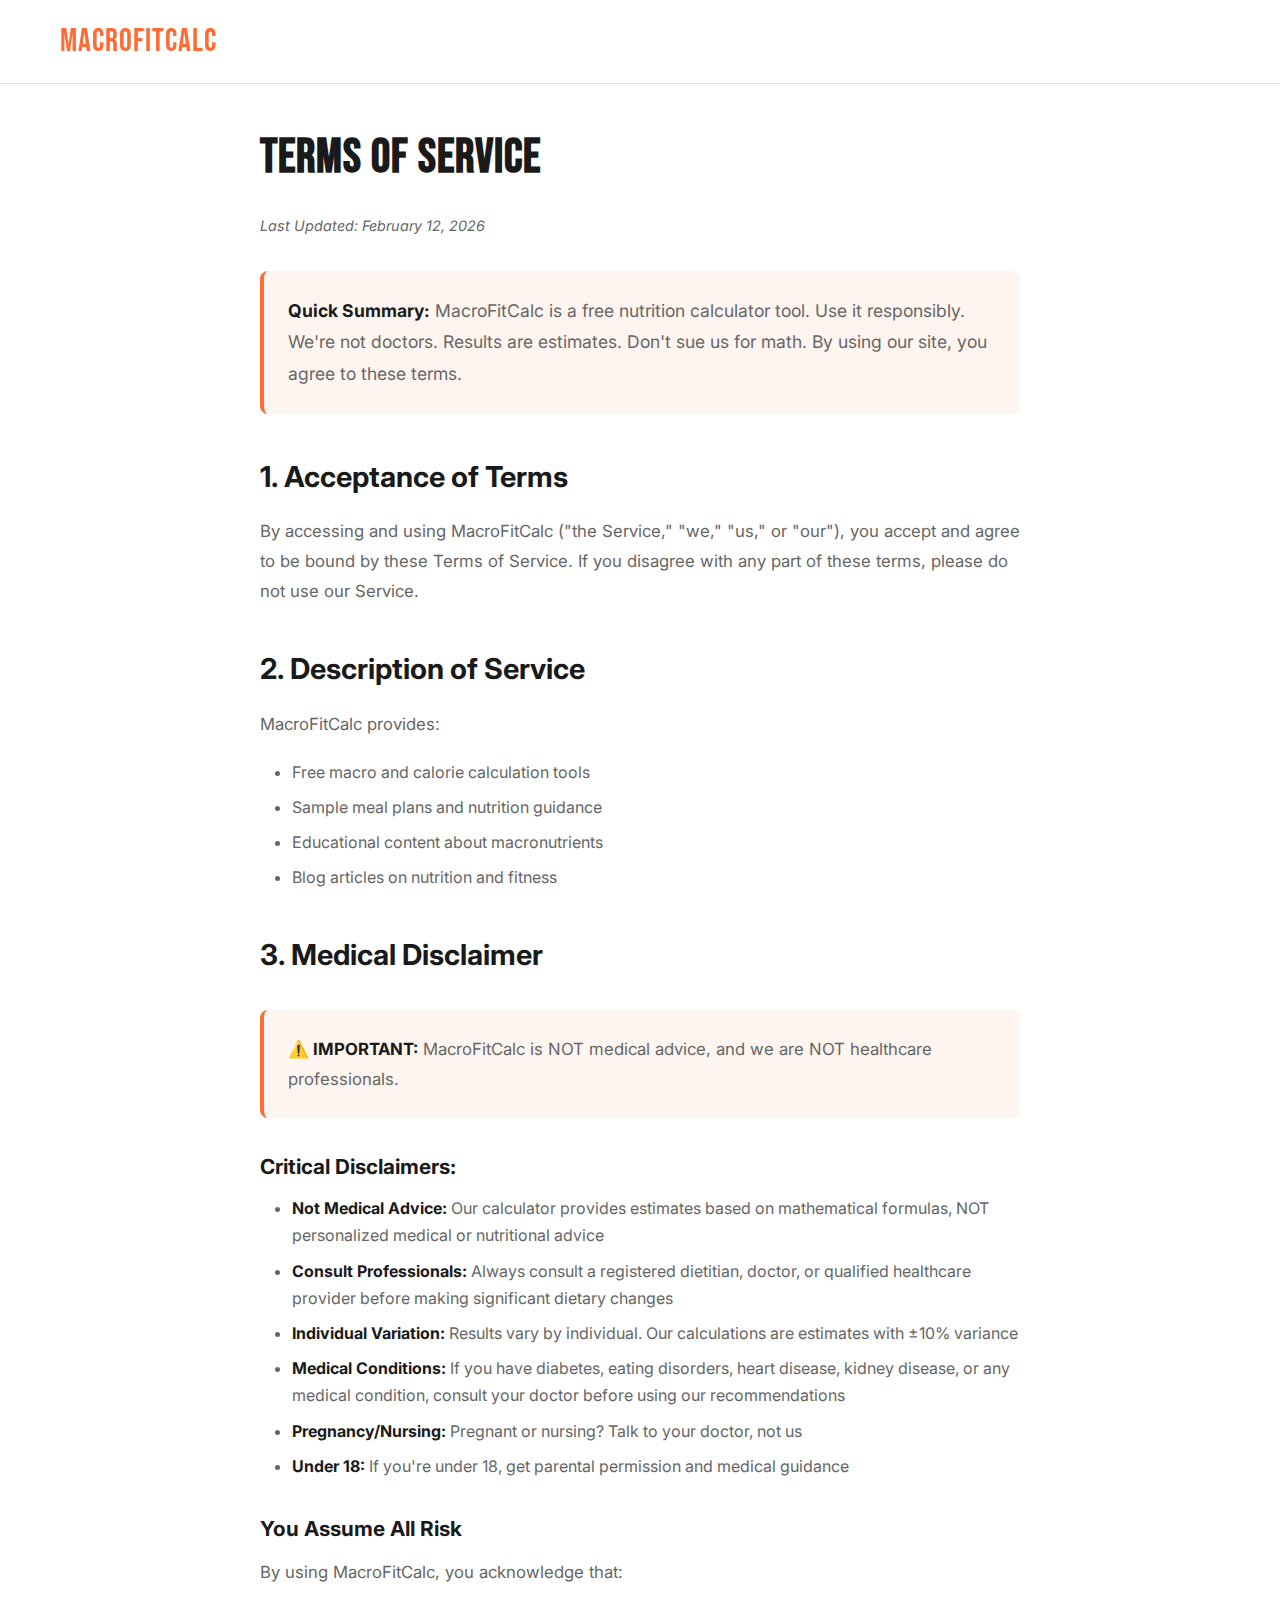
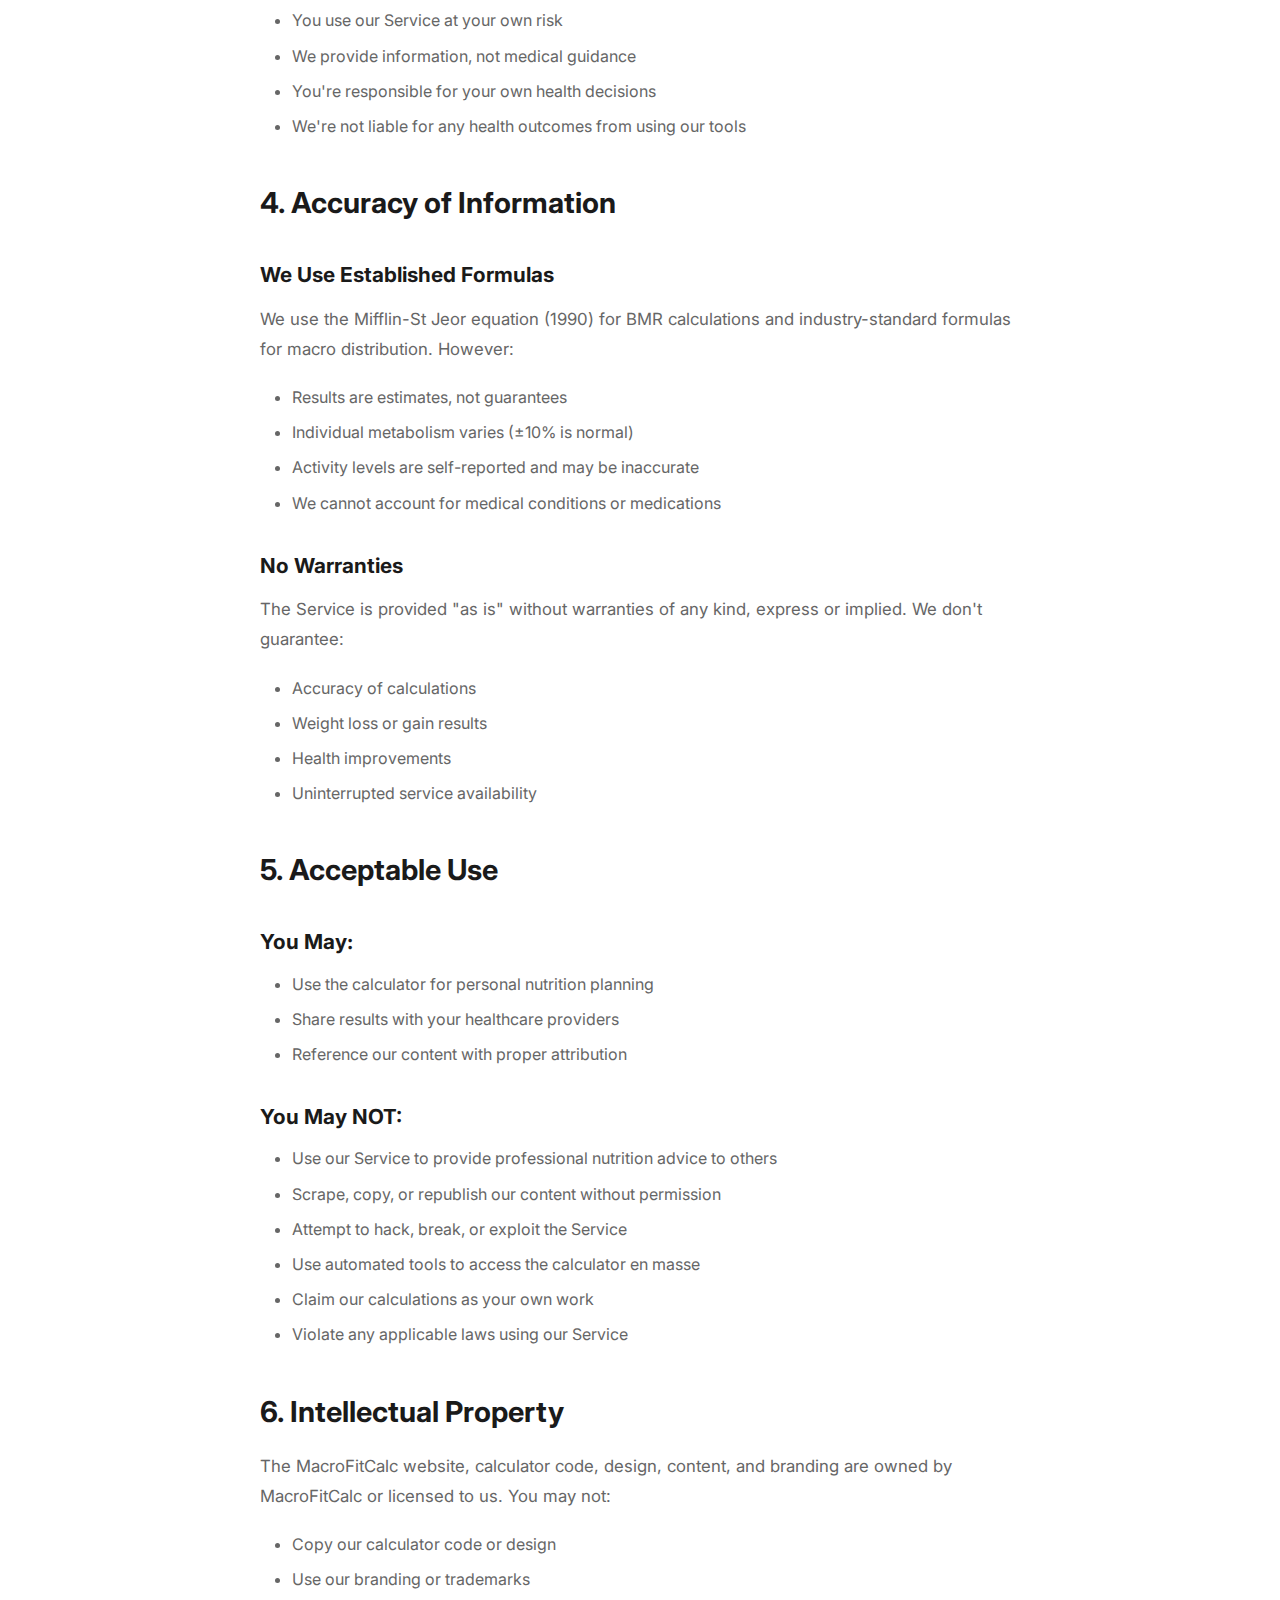
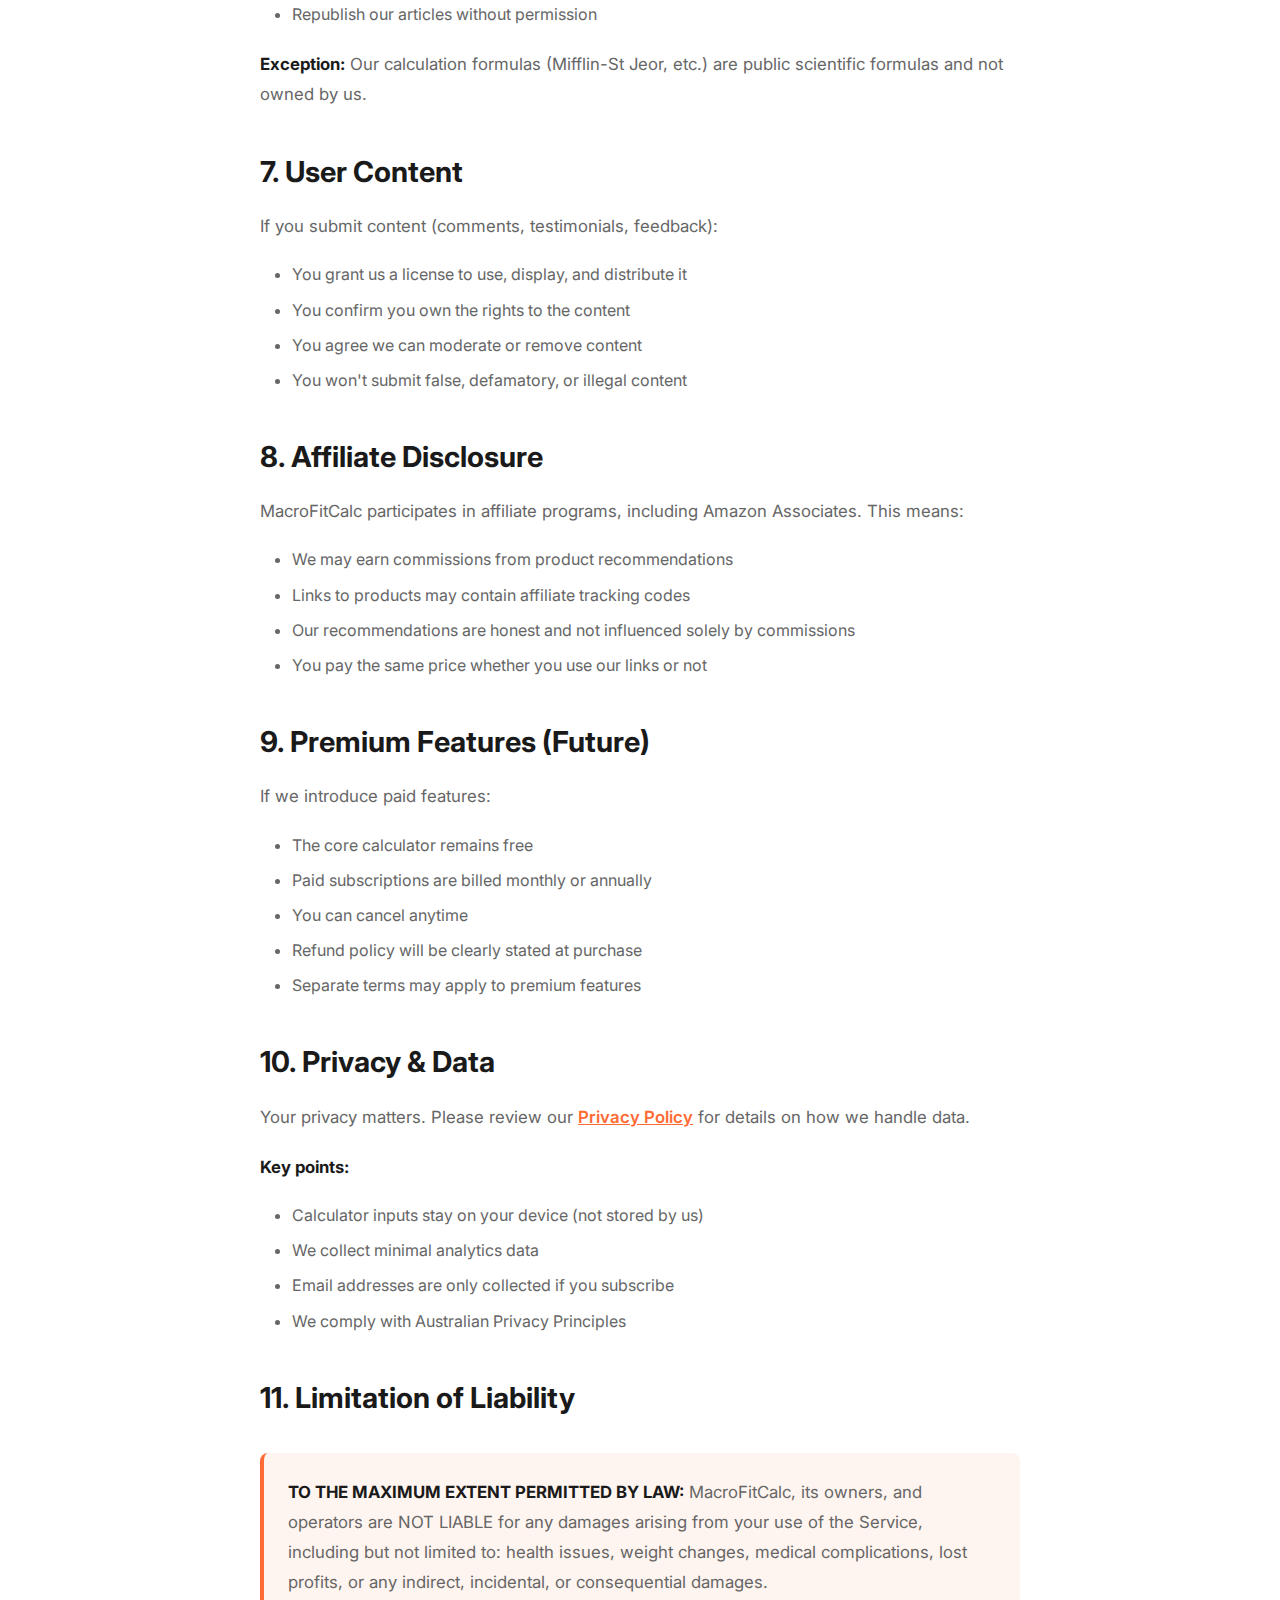
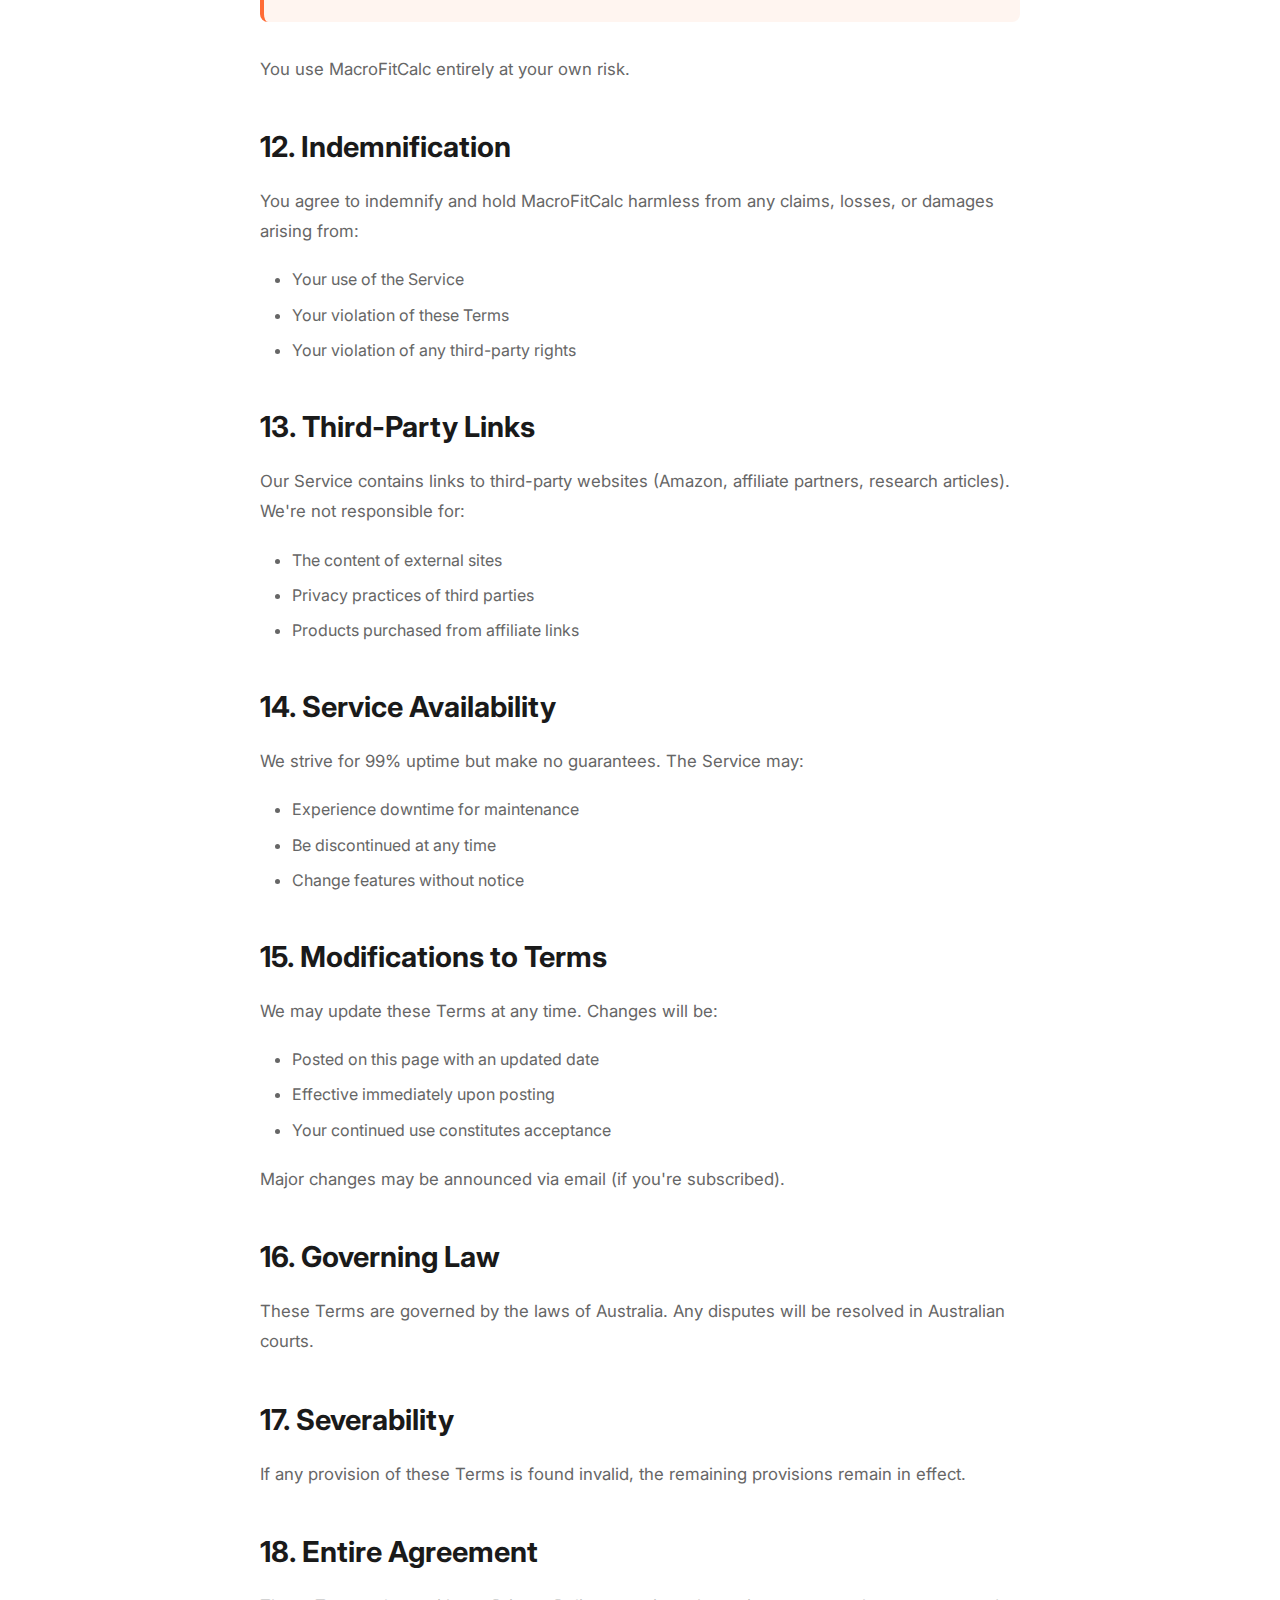
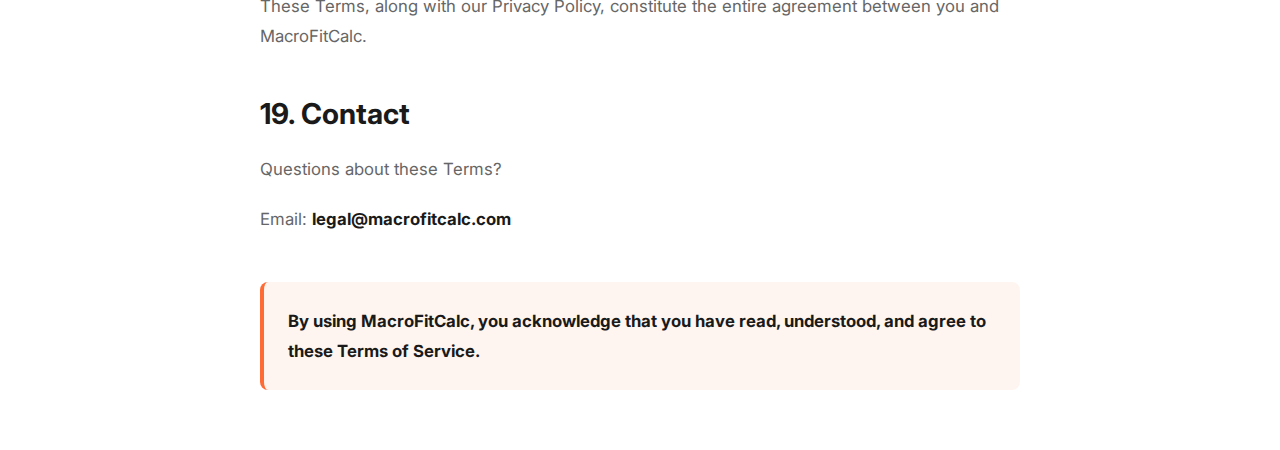
<file: terms.html>
<!DOCTYPE html>
<html lang="en">
<head>
<meta charset="UTF-8">
<meta name="viewport" content="width=device-width, initial-scale=1.0">
<meta name="description" content="MacroFitCalc Terms of Service - User agreement and disclaimers">
<title>Terms of Service - MacroFitCalc</title>
<link href="https://fonts.googleapis.com/css2?family=Bebas+Neue&family=Inter:wght@400;500;600;700&display=swap" rel="stylesheet">
<style>
* {
  margin: 0;
  padding: 0;
  box-sizing: border-box;
}

:root {
  --primary: #FF6B35;
  --text: #1A1A1A;
  --text-light: #666666;
  --bg: #FFFFFF;
  --bg-alt: #F8F9FA;
  --border: #E0E0E0;
}

body {
  font-family: 'Inter', sans-serif;
  color: var(--text);
  line-height: 1.6;
  background: var(--bg);
}

.header {
  position: fixed;
  top: 0;
  left: 0;
  right: 0;
  background: rgba(255, 255, 255, 0.95);
  backdrop-filter: blur(10px);
  border-bottom: 1px solid var(--border);
  z-index: 1000;
  padding: 1rem 0;
}

.nav-container {
  max-width: 1200px;
  margin: 0 auto;
  padding: 0 20px;
  display: flex;
  justify-content: space-between;
  align-items: center;
}

.logo {
  font-family: 'Bebas Neue', sans-serif;
  font-size: 2rem;
  color: var(--primary);
  text-decoration: none;
  letter-spacing: 1px;
}

.content {
  max-width: 800px;
  margin: 120px auto 60px;
  padding: 0 20px;
}

h1 {
  font-family: 'Bebas Neue', sans-serif;
  font-size: 3rem;
  color: var(--text);
  margin-bottom: 1rem;
  letter-spacing: 1px;
}

h2 {
  font-size: 1.8rem;
  color: var(--text);
  margin-top: 2.5rem;
  margin-bottom: 1rem;
}

h3 {
  font-size: 1.3rem;
  color: var(--text);
  margin-top: 2rem;
  margin-bottom: 0.75rem;
}

p {
  margin-bottom: 1.25rem;
  color: var(--text-light);
  font-size: 1.05rem;
  line-height: 1.8;
}

ul {
  margin-left: 2rem;
  margin-bottom: 1.25rem;
}

li {
  margin-bottom: 0.5rem;
  color: var(--text-light);
  line-height: 1.7;
}

.highlight-box {
  background: #FFF5F0;
  border-left: 4px solid var(--primary);
  padding: 1.5rem;
  margin: 2rem 0;
  border-radius: 8px;
}

.last-updated {
  font-size: 0.9rem;
  color: var(--text-light);
  font-style: italic;
  margin-bottom: 2rem;
}

strong {
  color: var(--text);
}
</style>
</head>
<body>

<header class="header">
  <div class="nav-container">
    <a href="index.html" class="logo">MACROFITCALC</a>
  </div>
</header>

<div class="content">
  <h1>Terms of Service</h1>
  <p class="last-updated">Last Updated: February 12, 2026</p>

  <div class="highlight-box">
    <p style="margin: 0; font-size: 1.1rem;"><strong>Quick Summary:</strong> MacroFitCalc is a free nutrition calculator tool. Use it responsibly. We're not doctors. Results are estimates. Don't sue us for math. By using our site, you agree to these terms.</p>
  </div>

  <h2>1. Acceptance of Terms</h2>
  <p>By accessing and using MacroFitCalc ("the Service," "we," "us," or "our"), you accept and agree to be bound by these Terms of Service. If you disagree with any part of these terms, please do not use our Service.</p>

  <h2>2. Description of Service</h2>
  <p>MacroFitCalc provides:</p>
  <ul>
    <li>Free macro and calorie calculation tools</li>
    <li>Sample meal plans and nutrition guidance</li>
    <li>Educational content about macronutrients</li>
    <li>Blog articles on nutrition and fitness</li>
  </ul>

  <h2>3. Medical Disclaimer</h2>

  <div class="highlight-box">
    <p style="margin: 0;"><strong>⚠️ IMPORTANT:</strong> MacroFitCalc is NOT medical advice, and we are NOT healthcare professionals.</p>
  </div>

  <h3>Critical Disclaimers:</h3>
  <ul>
    <li><strong>Not Medical Advice:</strong> Our calculator provides estimates based on mathematical formulas, NOT personalized medical or nutritional advice</li>
    <li><strong>Consult Professionals:</strong> Always consult a registered dietitian, doctor, or qualified healthcare provider before making significant dietary changes</li>
    <li><strong>Individual Variation:</strong> Results vary by individual. Our calculations are estimates with ±10% variance</li>
    <li><strong>Medical Conditions:</strong> If you have diabetes, eating disorders, heart disease, kidney disease, or any medical condition, consult your doctor before using our recommendations</li>
    <li><strong>Pregnancy/Nursing:</strong> Pregnant or nursing? Talk to your doctor, not us</li>
    <li><strong>Under 18:</strong> If you're under 18, get parental permission and medical guidance</li>
  </ul>

  <h3>You Assume All Risk</h3>
  <p>By using MacroFitCalc, you acknowledge that:</p>
  <ul>
    <li>You use our Service at your own risk</li>
    <li>We provide information, not medical guidance</li>
    <li>You're responsible for your own health decisions</li>
    <li>We're not liable for any health outcomes from using our tools</li>
  </ul>

  <h2>4. Accuracy of Information</h2>

  <h3>We Use Established Formulas</h3>
  <p>We use the Mifflin-St Jeor equation (1990) for BMR calculations and industry-standard formulas for macro distribution. However:</p>
  <ul>
    <li>Results are estimates, not guarantees</li>
    <li>Individual metabolism varies (±10% is normal)</li>
    <li>Activity levels are self-reported and may be inaccurate</li>
    <li>We cannot account for medical conditions or medications</li>
  </ul>

  <h3>No Warranties</h3>
  <p>The Service is provided "as is" without warranties of any kind, express or implied. We don't guarantee:</p>
  <ul>
    <li>Accuracy of calculations</li>
    <li>Weight loss or gain results</li>
    <li>Health improvements</li>
    <li>Uninterrupted service availability</li>
  </ul>

  <h2>5. Acceptable Use</h2>

  <h3>You May:</h3>
  <ul>
    <li>Use the calculator for personal nutrition planning</li>
    <li>Share results with your healthcare providers</li>
    <li>Reference our content with proper attribution</li>
  </ul>

  <h3>You May NOT:</h3>
  <ul>
    <li>Use our Service to provide professional nutrition advice to others</li>
    <li>Scrape, copy, or republish our content without permission</li>
    <li>Attempt to hack, break, or exploit the Service</li>
    <li>Use automated tools to access the calculator en masse</li>
    <li>Claim our calculations as your own work</li>
    <li>Violate any applicable laws using our Service</li>
  </ul>

  <h2>6. Intellectual Property</h2>
  <p>The MacroFitCalc website, calculator code, design, content, and branding are owned by MacroFitCalc or licensed to us. You may not:</p>
  <ul>
    <li>Copy our calculator code or design</li>
    <li>Use our branding or trademarks</li>
    <li>Republish our articles without permission</li>
  </ul>

  <p><strong>Exception:</strong> Our calculation formulas (Mifflin-St Jeor, etc.) are public scientific formulas and not owned by us.</p>

  <h2>7. User Content</h2>
  <p>If you submit content (comments, testimonials, feedback):</p>
  <ul>
    <li>You grant us a license to use, display, and distribute it</li>
    <li>You confirm you own the rights to the content</li>
    <li>You agree we can moderate or remove content</li>
    <li>You won't submit false, defamatory, or illegal content</li>
  </ul>

  <h2>8. Affiliate Disclosure</h2>
  <p>MacroFitCalc participates in affiliate programs, including Amazon Associates. This means:</p>
  <ul>
    <li>We may earn commissions from product recommendations</li>
    <li>Links to products may contain affiliate tracking codes</li>
    <li>Our recommendations are honest and not influenced solely by commissions</li>
    <li>You pay the same price whether you use our links or not</li>
  </ul>

  <h2>9. Premium Features (Future)</h2>
  <p>If we introduce paid features:</p>
  <ul>
    <li>The core calculator remains free</li>
    <li>Paid subscriptions are billed monthly or annually</li>
    <li>You can cancel anytime</li>
    <li>Refund policy will be clearly stated at purchase</li>
    <li>Separate terms may apply to premium features</li>
  </ul>

  <h2>10. Privacy & Data</h2>
  <p>Your privacy matters. Please review our <a href="privacy.html" style="color: var(--primary); font-weight: 600;">Privacy Policy</a> for details on how we handle data.</p>

  <p><strong>Key points:</strong></p>
  <ul>
    <li>Calculator inputs stay on your device (not stored by us)</li>
    <li>We collect minimal analytics data</li>
    <li>Email addresses are only collected if you subscribe</li>
    <li>We comply with Australian Privacy Principles</li>
  </ul>

  <h2>11. Limitation of Liability</h2>

  <div class="highlight-box">
    <p style="margin: 0;"><strong>TO THE MAXIMUM EXTENT PERMITTED BY LAW:</strong> MacroFitCalc, its owners, and operators are NOT LIABLE for any damages arising from your use of the Service, including but not limited to: health issues, weight changes, medical complications, lost profits, or any indirect, incidental, or consequential damages.</p>
  </div>

  <p>You use MacroFitCalc entirely at your own risk.</p>

  <h2>12. Indemnification</h2>
  <p>You agree to indemnify and hold MacroFitCalc harmless from any claims, losses, or damages arising from:</p>
  <ul>
    <li>Your use of the Service</li>
    <li>Your violation of these Terms</li>
    <li>Your violation of any third-party rights</li>
  </ul>

  <h2>13. Third-Party Links</h2>
  <p>Our Service contains links to third-party websites (Amazon, affiliate partners, research articles). We're not responsible for:</p>
  <ul>
    <li>The content of external sites</li>
    <li>Privacy practices of third parties</li>
    <li>Products purchased from affiliate links</li>
  </ul>

  <h2>14. Service Availability</h2>
  <p>We strive for 99% uptime but make no guarantees. The Service may:</p>
  <ul>
    <li>Experience downtime for maintenance</li>
    <li>Be discontinued at any time</li>
    <li>Change features without notice</li>
  </ul>

  <h2>15. Modifications to Terms</h2>
  <p>We may update these Terms at any time. Changes will be:</p>
  <ul>
    <li>Posted on this page with an updated date</li>
    <li>Effective immediately upon posting</li>
    <li>Your continued use constitutes acceptance</li>
  </ul>

  <p>Major changes may be announced via email (if you're subscribed).</p>

  <h2>16. Governing Law</h2>
  <p>These Terms are governed by the laws of Australia. Any disputes will be resolved in Australian courts.</p>

  <h2>17. Severability</h2>
  <p>If any provision of these Terms is found invalid, the remaining provisions remain in effect.</p>

  <h2>18. Entire Agreement</h2>
  <p>These Terms, along with our Privacy Policy, constitute the entire agreement between you and MacroFitCalc.</p>

  <h2>19. Contact</h2>
  <p>Questions about these Terms?</p>
  <p>Email: <strong>legal@macrofitcalc.com</strong></p>

  <div class="highlight-box" style="margin-top: 3rem;">
    <p style="margin: 0;"><strong>By using MacroFitCalc, you acknowledge that you have read, understood, and agree to these Terms of Service.</strong></p>
  </div>

</div>

</body>
</html>
</file>
